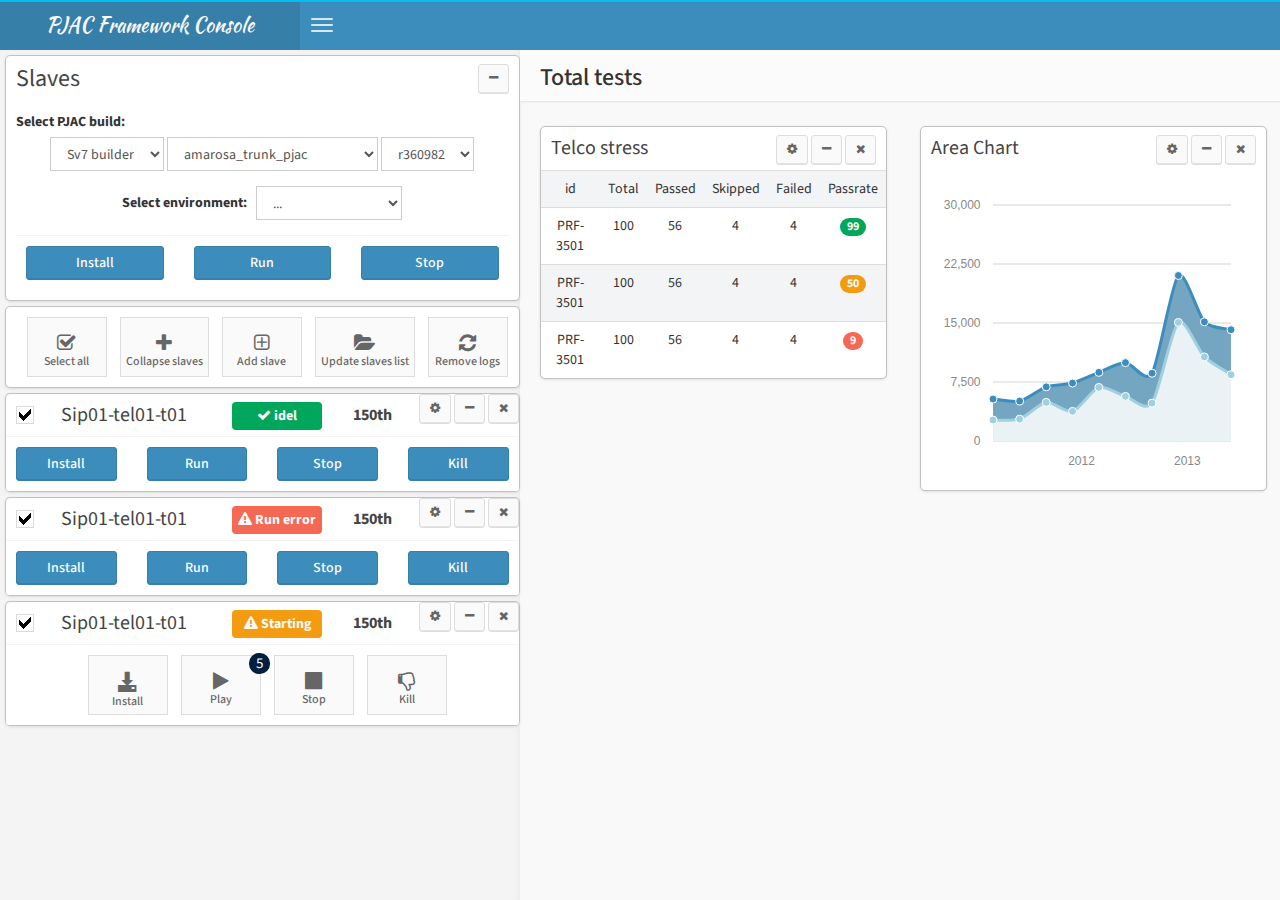
<file: index.html>
<!DOCTYPE html>
<html>
<head>
    <meta charset="UTF-8">
    <title>AdminLTE | Dashboard</title>
    <meta content='width=device-width, initial-scale=1, maximum-scale=1, user-scalable=no' name='viewport'>

    <link href="css/bootstrap.min.css" rel="stylesheet" type="text/css"/>
    <!--<link href="css/font-awesome.min.css" rel="stylesheet" type="text/css" />-->
    <!--<link href="css/ionicons.min.css" rel="stylesheet" type="text/css" />-->

    <!--<link href="//code.ionicframework.com/ionicons/1.5.2/css/ionicons.min.css" rel="stylesheet" type="text/css" />-->
    <link href="//cdnjs.cloudflare.com/ajax/libs/font-awesome/4.1.0/css/font-awesome.min.css" rel="stylesheet"
          type="text/css"/>

    <link href="css/morris/morris.css" rel="stylesheet" type="text/css"/>
    <link href="css/jvectormap/jquery-jvectormap-1.2.2.css" rel="stylesheet" type="text/css"/>
    <link href="css/datepicker/datepicker3.css" rel="stylesheet" type="text/css"/>
    <link href="css/daterangepicker/daterangepicker-bs3.css" rel="stylesheet" type="text/css"/>
    <link href="css/bootstrap-wysihtml5/bootstrap3-wysihtml5.min.css" rel="stylesheet" type="text/css"/>

    <link href="css/AdminLTE.css" rel="stylesheet" type="text/css"/>


</head>
<body class="skin-blue">
<header class="header">



    <a href="/" class="logo">
        PJAC Framework Console
    </a>
    <nav class="navbar navbar-static-top" role="navigation">
        <!-- Sidebar toggle button-->

        <a href="#" class="navbar-btn sidebar-toggle" data-toggle="offcanvas" role="button">
            <span class="sr-only">Toggle navigation</span>
            <span class="icon-bar"></span>
            <span class="icon-bar"></span>
            <span class="icon-bar"></span>
        </a>

    </nav>
</header>
<div class="wrapper row-offcanvas row-offcanvas-left">
<aside class="left-side sidebar-offcanvas">

<section class="content-header">

<div class="box">
    <div class="box-header">
        <h1 class="box-title" style="font-size: 24px;">Slaves</h1>

        <div class="box-tools pull-right">
            <button class="btn btn-default btn-sm" data-widget="collapse" data-toggle="tooltip" title=""
                    data-original-title="Collapse"><i class="fa fa-minus"></i></button>

        </div>
    </div>
    <div class="box-body">
        <label for="select_build">Select PJAC build:</label>

        <div class="form-group">
            <div class="form-inline text-center" id="select_build">
                <div class="form-group">
                    <select class="form-control">
                        <option>Sv7 builder</option>
                        <option>Lab builder</option>
                    </select>
                </div>

                <div class="form-group">

                    <select class="form-control">
                        <option value="amarosa_trunk_pjac">amarosa_trunk_pjac</option>
                        <option value="amarosa_trunk_pjac_stress">amarosa_trunk_pjac_stress</option>
                    </select>
                </div>

                <div class="form-group">
                    <select class="form-control">
                        <option value="r360982">r360982</option>
                        <option value="r360931">r360931</option>
                        <option value="r360894">r360894</option>
                        <option value="r360871">r360871</option>
                        <option value="r360850">r360850</option>
                    </select>
                </div>
            </div>
        </div>

        <div class="form-group">
            <div class="form-inline text-center">
                <div class="form-group">
                    <label for="select_env">Select environment: &nbsp;</label>
                    <select class="form-control" id="select_env">
                        <option value="none" selected="">...</option>
                        <option value="TSW-CI-SPB">TSW-CI-SPB</option>
                        <option value="BLA-CI-SPB">BLA-CI-SPB</option>
                        <option value="DEV-AUT-50X">DEV-AUT-50X</option>
                        <option value="DEV-AUT-50X_UK">DEV-AUT-50X_UK</option>
                    </select>
                </div>
            </div>
        </div>


        <!-- /.box-body -->
        <div class="box-footer">
            <div class="row">
                <div class="col-xs-4">
                    <button type="button" class="btn btn-primary btn-block"><span>Install</span></button>
                </div>
                <div class="col-xs-4">
                    <button type="button" class="btn btn-primary btn-block"><span>Run</span></button>
                </div>
                <div class="col-xs-4">
                    <button type="button" class="btn btn-primary btn-block"><span>Stop</span></button>
                </div>
            </div>

        </div>


    </div>
    <!-- /.box-footer-->
</div>

<div class="box">
    <div class="box-header ">


    </div>
    <div class="box-body">
        <div class="text-center ">
            <a class="btn btn-app">
                <i class="fa fa-check-square-o"></i>
                Select all
            </a>
            <a class="btn btn-app">
                <i class="fa  fa-plus"></i>
                Collapse slaves
            </a>

            <a class="btn btn-app">
                <i class="fa fa-plus-square-o"></i>
                Add slave
            </a>
            <a class="btn btn-app">
                <i class="fa  fa-folder-open"></i>
                Update slaves list
            </a>
            <a class="btn btn-app">
                <i class="fa  fa-refresh"></i>
                Remove logs
            </a>
        </div>
        <!-- /.box-body -->
    </div>

</div>

<div class="box">
    <div class="box-header">
        <div class="row">
            <div class="col-xs-1" style="margin-top:10px; padding-left: 25px;">
                <input type="checkbox" checked="checked"/>
            </div>
            <div class="col-xs-4"><h3 class="box-title inline">Sip01-tel01-t01</h3></div>
            <div class="col-xs-3">
                <span class=" status bg-green"><i class="fa fa-check"></i> idel</span>
            </div>
            <div class="col-xs-1 threads">
                <span class="">150th</span>
            </div>
            <div class="col-xs-3">
                <div class="box-tools pull-right">
                    <button class="btn btn-default btn-sm" data-widget="collapse" data-toggle="tooltip" title=""
                            data-original-title="Collapse"><i class="fa  fa-cog"></i></button>
                    <button class="btn btn-default btn-sm" data-widget="collapse" data-toggle="tooltip" title=""
                            data-original-title="Collapse"><i class="fa fa-minus"></i></button>
                    <button class="btn btn-default btn-sm" data-widget="remove" data-toggle="tooltip" title=""
                            data-original-title="Remove"><i class="fa fa-times"></i></button>
                </div>
            </div>
        </div>
    </div>
    <div class="box-footer">
        <div class="row">
            <div class="col-xs-3">
                <button type="button" class="btn btn-primary btn-block"><span>Install</span></button>
            </div>
            <div class="col-xs-3">
                <button type="button" class="btn btn-primary btn-block"><span>Run</span></button>
            </div>
            <div class="col-xs-3">
                <button type="button" class="btn btn-primary btn-block"><span>Stop</span></button>
            </div>
            <div class="col-xs-3">
                <button type="button" class="btn btn-primary btn-block"><span>Kill</span></button>
            </div>
        </div>
    </div>
</div>
<div class="box">
    <div class="box-header">
        <div class="row">
            <div class="col-xs-1" style="margin-top:10px; padding-left: 25px;">
                <input type="checkbox" checked="checked"/>
            </div>
            <div class="col-xs-4"><h3 class="box-title inline">Sip01-tel01-t01</h3></div>
            <div class="col-xs-3">
                <span class="status bg-red"><i class="fa fa-warning"></i> Run error</span>
            </div>
            <div class="col-xs-1 threads">
                <span class="">150th</span>
            </div>

            <div class="col-xs-3">
                <div class="box-tools pull-right">
                    <button class="btn btn-default btn-sm" data-widget="collapse" data-toggle="tooltip" title=""
                            data-original-title="Collapse"><i class="fa  fa-cog"></i></button>
                    <button class="btn btn-default btn-sm" data-widget="collapse" data-toggle="tooltip" title=""
                            data-original-title="Collapse"><i class="fa fa-minus"></i></button>
                    <button class="btn btn-default btn-sm" data-widget="remove" data-toggle="tooltip" title=""
                            data-original-title="Remove"><i class="fa fa-times"></i></button>
                </div>
            </div>
        </div>
    </div>
    <div class="box-footer">
        <div class="row">
            <div class="col-xs-3">
                <button type="button" class="btn btn-primary btn-block"><span>Install</span></button>
            </div>
            <div class="col-xs-3">
                <button type="button" class="btn btn-primary btn-block"><span>Run</span></button>
            </div>
            <div class="col-xs-3">
                <button type="button" class="btn btn-primary btn-block"><span>Stop</span></button>
            </div>
            <div class="col-xs-3">
                <button type="button" class="btn btn-primary btn-block"><span>Kill</span></button>
            </div>
        </div>
    </div>
</div>
<div class="box">
    <div class="box-header">
        <div class="row">
            <div class="col-xs-1" style="margin-top:10px; padding-left: 25px;">
                <input type="checkbox" checked="checked"/>
            </div>
            <div class="col-xs-4"><h3 class="box-title inline">Sip01-tel01-t01</h3></div>
            <div class="col-xs-3">
                <span class=" status bg-yellow"><i class="fa fa-warning"></i> Starting</span>
            </div>
            <div class="col-xs-1 threads">
                <span class="">150th</span>
            </div>
            <div class="col-xs-3">
                <div class="box-tools pull-right">
                    <button class="btn btn-default btn-sm" data-widget="collapse" data-toggle="tooltip" title=""
                            data-original-title="Collapse"><i class="fa  fa-cog"></i></button>
                    <button class="btn btn-default btn-sm" data-widget="collapse" data-toggle="tooltip" title=""
                            data-original-title="Collapse"><i class="fa fa-minus"></i></button>
                    <button class="btn btn-default btn-sm" data-widget="remove" data-toggle="tooltip" title=""
                            data-original-title="Remove"><i class="fa fa-times"></i></button>
                </div>
            </div>
        </div>
    </div>
    <div class="box-footer">
        <div class="text-center ">
            <a class="btn btn-app">
                <i class="glyphicon glyphicon-download-alt"></i>
                <div style="margin-top:2px;">Install</div>

            </a>
            <a class="btn btn-app">
                <span class="badge bg-navy " style="font-size:15px;">5</span>
                <i class="fa fa-play"></i>
                Play
            </a>

            <a class="btn btn-app">
                <i class="fa fa-stop"></i>
                Stop
            </a>
            <a class="btn btn-app">
                <i class="fa  fa-thumbs-o-down"></i>
                Kill
            </a>
        </div>
        <!--<div class="row">-->
        <!--<div class="col-xs-3">-->
        <!--<button type="button" class="btn btn-primary btn-block"><span>Install</span></button>-->
        <!--</div>-->
        <!--<div class="col-xs-3">-->
        <!--<button type="button" class="btn btn-primary btn-block"><span>Run</span></button>-->
        <!--</div>-->
        <!--<div class="col-xs-3">-->
        <!--<button type="button" class="btn btn-primary btn-block"><span>Stop</span></button>-->
        <!--</div>-->
        <!--<div class="col-xs-3">-->
        <!--<button type="button" class="btn btn-primary btn-block"><span>Kill</span></button>-->
        <!--</div>-->
        <!--</div>-->
    </div>
</div>
</section>
</aside>

<!-- Right side column. Contains the navbar and content of the page -->
<aside class="right-side">
<!-- Content Header (Page header) -->
<section class="content-header">
    <h1>Total tests</h1>
</section>

<!-- Main content -->
<section class="content">

<div class="row">
<div class="col-lg-6 col-md-12">

    <div class="box">
        <div class="box-header">
            <h3 class="box-title">Telco stress</h3>

            <div class="box-tools pull-right">
                <button class="btn btn-default btn-sm" data-widget="collapse" data-toggle="tooltip" title=""
                        data-original-title="Collapse"><i class="fa  fa-cog"></i></button>
                <button class="btn btn-default btn-sm" data-widget="collapse" data-toggle="tooltip" title=""
                        data-original-title="Collapse"><i class="fa fa-minus"></i></button>
                <button class="btn btn-default btn-sm" data-widget="remove" data-toggle="tooltip" title=""
                        data-original-title="Remove"><i class="fa fa-times"></i></button>
            </div>
        </div>
        <div class="box-body no-padding">
            <table class="table table-striped text-center">
                <tbody>
                <tr>
                    <td>id</td>
                    <td>Total</td>
                    <td>Passed</td>
                    <td>Skipped</td>
                    <td>Failed</td>
                    <td>Passrate</td>
                </tr>

                                <tr>
                    <td>PRF-3501</td>
                    <td>100</td>
                    <td>56</td>
                    <td>4</td>
                    <td>4</td>

                    <td><span class="badge bg-green">99</span></td>
                </tr>
 <tr>
                    <td>PRF-3501</td>
                    <td>100</td>
                    <td>56</td>
                    <td>4</td>
                    <td>4</td>

                <td><span class="badge bg-yellow">50</span></td>
                </tr>
                  <tr>
                    <td>PRF-3501</td>
                    <td>100</td>
                    <td>56</td>
                    <td>4</td>
                    <td>4</td>

                    <td><span class="badge bg-red">9</span></td>
                </tr>
                </tbody>
            </table>
        </div>
    </div>
</div>
<div class="col-lg-6 col-md-12">
    <div class="box">
        <div class="box-header">
            <h3 class="box-title">Area Chart</h3>

            <div class="box-tools pull-right">
                <button class="btn btn-default btn-sm" data-widget="collapse" data-toggle="tooltip" title=""
                        data-original-title="Collapse"><i class="fa  fa-cog"></i></button>
                <button class="btn btn-default btn-sm" data-widget="collapse" data-toggle="tooltip" title=""
                        data-original-title="Collapse"><i class="fa fa-minus"></i></button>
                <button class="btn btn-default btn-sm" data-widget="remove" data-toggle="tooltip" title=""
                        data-original-title="Remove"><i class="fa fa-times"></i></button>
            </div>
        </div>
        <div class="box-body chart-responsive">
            <div class="chart" id="revenue-chart" style="height: 300px;">
                <svg height="300" version="1.1" width="633" xmlns="http://www.w3.org/2000/svg"
                     style="overflow: hidden; position: relative;">
                    <desc style="-webkit-tap-highlight-color: rgba(0, 0, 0, 0);">Created with Raphaël
                        2.1.0
                    </desc>
                    <defs style="-webkit-tap-highlight-color: rgba(0, 0, 0, 0);"></defs>
                    <text x="49.21875" y="261" text-anchor="end" font="10px &quot;Arial&quot;" stroke="none"
                          fill="#888888"
                          style="-webkit-tap-highlight-color: rgba(0, 0, 0, 0); text-anchor: end; font-style: normal; font-variant: normal; font-weight: normal; font-size: 12px; line-height: normal; font-family: sans-serif;"
                          font-size="12px" font-family="sans-serif" font-weight="normal">
                        <tspan dy="4" style="-webkit-tap-highlight-color: rgba(0, 0, 0, 0);">0</tspan>
                    </text>
                    <path fill="none" stroke="#aaaaaa" d="M61.71875,261H608" stroke-width="0.5"
                          style="-webkit-tap-highlight-color: rgba(0, 0, 0, 0);"></path>
                    <text x="49.21875" y="202" text-anchor="end" font="10px &quot;Arial&quot;" stroke="none"
                          fill="#888888"
                          style="-webkit-tap-highlight-color: rgba(0, 0, 0, 0); text-anchor: end; font-style: normal; font-variant: normal; font-weight: normal; font-size: 12px; line-height: normal; font-family: sans-serif;"
                          font-size="12px" font-family="sans-serif" font-weight="normal">
                        <tspan dy="4" style="-webkit-tap-highlight-color: rgba(0, 0, 0, 0);">7,500</tspan>
                    </text>
                    <path fill="none" stroke="#aaaaaa" d="M61.71875,202H608" stroke-width="0.5"
                          style="-webkit-tap-highlight-color: rgba(0, 0, 0, 0);"></path>
                    <text x="49.21875" y="143" text-anchor="end" font="10px &quot;Arial&quot;" stroke="none"
                          fill="#888888"
                          style="-webkit-tap-highlight-color: rgba(0, 0, 0, 0); text-anchor: end; font-style: normal; font-variant: normal; font-weight: normal; font-size: 12px; line-height: normal; font-family: sans-serif;"
                          font-size="12px" font-family="sans-serif" font-weight="normal">
                        <tspan dy="4" style="-webkit-tap-highlight-color: rgba(0, 0, 0, 0);">15,000</tspan>
                    </text>
                    <path fill="none" stroke="#aaaaaa" d="M61.71875,143H608" stroke-width="0.5"
                          style="-webkit-tap-highlight-color: rgba(0, 0, 0, 0);"></path>
                    <text x="49.21875" y="84.00000000000003" text-anchor="end" font="10px &quot;Arial&quot;"
                          stroke="none" fill="#888888"
                          style="-webkit-tap-highlight-color: rgba(0, 0, 0, 0); text-anchor: end; font-style: normal; font-variant: normal; font-weight: normal; font-size: 12px; line-height: normal; font-family: sans-serif;"
                          font-size="12px" font-family="sans-serif" font-weight="normal">
                        <tspan dy="4.000000000000028"
                               style="-webkit-tap-highlight-color: rgba(0, 0, 0, 0);">22,500
                        </tspan>
                    </text>
                    <path fill="none" stroke="#aaaaaa" d="M61.71875,84.00000000000003H608"
                          stroke-width="0.5" style="-webkit-tap-highlight-color: rgba(0, 0, 0, 0);"></path>
                    <text x="49.21875" y="25.00000000000003" text-anchor="end" font="10px &quot;Arial&quot;"
                          stroke="none" fill="#888888"
                          style="-webkit-tap-highlight-color: rgba(0, 0, 0, 0); text-anchor: end; font-style: normal; font-variant: normal; font-weight: normal; font-size: 12px; line-height: normal; font-family: sans-serif;"
                          font-size="12px" font-family="sans-serif" font-weight="normal">
                        <tspan dy="4.000000000000028"
                               style="-webkit-tap-highlight-color: rgba(0, 0, 0, 0);">30,000
                        </tspan>
                    </text>
                    <path fill="none" stroke="#aaaaaa" d="M61.71875,25.00000000000003H608"
                          stroke-width="0.5" style="-webkit-tap-highlight-color: rgba(0, 0, 0, 0);"></path>
                    <text x="507.770997873633" y="273.5" text-anchor="middle" font="10px &quot;Arial&quot;"
                          stroke="none" fill="#888888"
                          style="-webkit-tap-highlight-color: rgba(0, 0, 0, 0); text-anchor: middle; font-style: normal; font-variant: normal; font-weight: normal; font-size: 12px; line-height: normal; font-family: sans-serif;"
                          font-size="12px" font-family="sans-serif" font-weight="normal"
                          transform="matrix(1,0,0,1,0,7)">
                        <tspan dy="4" style="-webkit-tap-highlight-color: rgba(0, 0, 0, 0);">2013</tspan>
                    </text>
                    <text x="264.8318271567436" y="273.5" text-anchor="middle" font="10px &quot;Arial&quot;"
                          stroke="none" fill="#888888"
                          style="-webkit-tap-highlight-color: rgba(0, 0, 0, 0); text-anchor: middle; font-style: normal; font-variant: normal; font-weight: normal; font-size: 12px; line-height: normal; font-family: sans-serif;"
                          font-size="12px" font-family="sans-serif" font-weight="normal"
                          transform="matrix(1,0,0,1,0,7)">
                        <tspan dy="4" style="-webkit-tap-highlight-color: rgba(0, 0, 0, 0);">2012</tspan>
                    </text>
                    <path fill="#74a5c1" stroke="none"
                          d="M61.71875,219.05493333333334C76.9854191980559,219.56626666666668,107.51875759416768,222.62345,122.78542679222357,221.10026666666667C138.05209599027947,219.57708333333335,168.58543438639126,209.13558251366123,183.85210358444715,206.86946666666668C198.95283072600245,204.6279825136612,229.15428500911298,204.88215,244.25501215066828,203.06986666666666C259.3557392922236,201.25758333333332,289.5571935753341,194.9129178506375,304.6579207168894,192.3712C319.9245899149453,189.80155118397084,350.4579283110571,182.51721666666668,365.724597509113,182.6244C380.99126670716885,182.73158333333333,411.5246051032807,204.18057122040074,426.79127430133656,193.22866666666667C441.89200144289185,182.39580455373408,472.0934557260024,101.94395359116024,487.1941828675577,95.48533333333336C502.12896795261236,89.09768692449357,531.9985381227217,135.13802307692308,546.9333232077764,141.8436C562.1999924058323,148.69818974358975,592.7333308019441,147.7554,608,149.726L608,261L61.71875,261Z"
                          fill-opacity="1"
                          style="-webkit-tap-highlight-color: rgba(0, 0, 0, 0); fill-opacity: 1;"></path>
                    <path fill="none" stroke="#3c8dbc"
                          d="M61.71875,219.05493333333334C76.9854191980559,219.56626666666668,107.51875759416768,222.62345,122.78542679222357,221.10026666666667C138.05209599027947,219.57708333333335,168.58543438639126,209.13558251366123,183.85210358444715,206.86946666666668C198.95283072600245,204.6279825136612,229.15428500911298,204.88215,244.25501215066828,203.06986666666666C259.3557392922236,201.25758333333332,289.5571935753341,194.9129178506375,304.6579207168894,192.3712C319.9245899149453,189.80155118397084,350.4579283110571,182.51721666666668,365.724597509113,182.6244C380.99126670716885,182.73158333333333,411.5246051032807,204.18057122040074,426.79127430133656,193.22866666666667C441.89200144289185,182.39580455373408,472.0934557260024,101.94395359116024,487.1941828675577,95.48533333333336C502.12896795261236,89.09768692449357,531.9985381227217,135.13802307692308,546.9333232077764,141.8436C562.1999924058323,148.69818974358975,592.7333308019441,147.7554,608,149.726"
                          stroke-width="3" style="-webkit-tap-highlight-color: rgba(0, 0, 0, 0);"></path>
                    <circle cx="61.71875" cy="219.05493333333334" r="4" fill="#3c8dbc" stroke="#ffffff"
                            stroke-width="1"
                            style="-webkit-tap-highlight-color: rgba(0, 0, 0, 0);"></circle>
                    <circle cx="122.78542679222357" cy="221.10026666666667" r="4" fill="#3c8dbc"
                            stroke="#ffffff" stroke-width="1"
                            style="-webkit-tap-highlight-color: rgba(0, 0, 0, 0);"></circle>
                    <circle cx="183.85210358444715" cy="206.86946666666668" r="4" fill="#3c8dbc"
                            stroke="#ffffff" stroke-width="1"
                            style="-webkit-tap-highlight-color: rgba(0, 0, 0, 0);"></circle>
                    <circle cx="244.25501215066828" cy="203.06986666666666" r="4" fill="#3c8dbc"
                            stroke="#ffffff" stroke-width="1"
                            style="-webkit-tap-highlight-color: rgba(0, 0, 0, 0);"></circle>
                    <circle cx="304.6579207168894" cy="192.3712" r="4" fill="#3c8dbc" stroke="#ffffff"
                            stroke-width="1"
                            style="-webkit-tap-highlight-color: rgba(0, 0, 0, 0);"></circle>
                    <circle cx="365.724597509113" cy="182.6244" r="4" fill="#3c8dbc" stroke="#ffffff"
                            stroke-width="1"
                            style="-webkit-tap-highlight-color: rgba(0, 0, 0, 0);"></circle>
                    <circle cx="426.79127430133656" cy="193.22866666666667" r="4" fill="#3c8dbc"
                            stroke="#ffffff" stroke-width="1"
                            style="-webkit-tap-highlight-color: rgba(0, 0, 0, 0);"></circle>
                    <circle cx="487.1941828675577" cy="95.48533333333336" r="4" fill="#3c8dbc"
                            stroke="#ffffff" stroke-width="1"
                            style="-webkit-tap-highlight-color: rgba(0, 0, 0, 0);"></circle>
                    <circle cx="546.9333232077764" cy="141.8436" r="4" fill="#3c8dbc" stroke="#ffffff"
                            stroke-width="1"
                            style="-webkit-tap-highlight-color: rgba(0, 0, 0, 0);"></circle>
                    <circle cx="608" cy="149.726" r="4" fill="#3c8dbc" stroke="#ffffff" stroke-width="1"
                            style="-webkit-tap-highlight-color: rgba(0, 0, 0, 0);"></circle>
                    <path fill="#eaf2f5" stroke="none"
                          d="M61.71875,240.02746666666667C76.9854191980559,239.8072,107.51875759416768,241.35496666666666,122.78542679222357,239.1464C138.05209599027947,236.93783333333334,168.58543438639126,223.33676429872497,183.85210358444715,222.35893333333334C198.95283072600245,221.39173096539162,229.15428500911298,233.23263333333333,244.25501215066828,231.36626666666666C259.3557392922236,229.4999,289.5571935753341,209.2890577413479,304.6579207168894,207.428C319.9245899149453,205.54649107468123,350.4579283110571,214.43916666666667,365.724597509113,216.39600000000002C380.99126670716885,218.35283333333336,411.5246051032807,232.37947613843355,426.79127430133656,223.08266666666668C441.89200144289185,213.88690947176687,472.0934557260024,148.2268241252302,487.1941828675577,142.42573333333334C502.12896795261236,136.68839079189686,531.9985381227217,170.47037838827842,546.9333232077764,176.92893333333336C562.1999924058323,183.53101172161175,592.7333308019441,190.23343333333335,608,194.66826666666668L608,261L61.71875,261Z"
                          fill-opacity="1"
                          style="-webkit-tap-highlight-color: rgba(0, 0, 0, 0); fill-opacity: 1;"></path>
                    <path fill="none" stroke="#a0d0e0"
                          d="M61.71875,240.02746666666667C76.9854191980559,239.8072,107.51875759416768,241.35496666666666,122.78542679222357,239.1464C138.05209599027947,236.93783333333334,168.58543438639126,223.33676429872497,183.85210358444715,222.35893333333334C198.95283072600245,221.39173096539162,229.15428500911298,233.23263333333333,244.25501215066828,231.36626666666666C259.3557392922236,229.4999,289.5571935753341,209.2890577413479,304.6579207168894,207.428C319.9245899149453,205.54649107468123,350.4579283110571,214.43916666666667,365.724597509113,216.39600000000002C380.99126670716885,218.35283333333336,411.5246051032807,232.37947613843355,426.79127430133656,223.08266666666668C441.89200144289185,213.88690947176687,472.0934557260024,148.2268241252302,487.1941828675577,142.42573333333334C502.12896795261236,136.68839079189686,531.9985381227217,170.47037838827842,546.9333232077764,176.92893333333336C562.1999924058323,183.53101172161175,592.7333308019441,190.23343333333335,608,194.66826666666668"
                          stroke-width="3" style="-webkit-tap-highlight-color: rgba(0, 0, 0, 0);"></path>
                    <circle cx="61.71875" cy="240.02746666666667" r="4" fill="#a0d0e0" stroke="#ffffff"
                            stroke-width="1"
                            style="-webkit-tap-highlight-color: rgba(0, 0, 0, 0);"></circle>
                    <circle cx="122.78542679222357" cy="239.1464" r="4" fill="#a0d0e0" stroke="#ffffff"
                            stroke-width="1"
                            style="-webkit-tap-highlight-color: rgba(0, 0, 0, 0);"></circle>
                    <circle cx="183.85210358444715" cy="222.35893333333334" r="4" fill="#a0d0e0"
                            stroke="#ffffff" stroke-width="1"
                            style="-webkit-tap-highlight-color: rgba(0, 0, 0, 0);"></circle>
                    <circle cx="244.25501215066828" cy="231.36626666666666" r="4" fill="#a0d0e0"
                            stroke="#ffffff" stroke-width="1"
                            style="-webkit-tap-highlight-color: rgba(0, 0, 0, 0);"></circle>
                    <circle cx="304.6579207168894" cy="207.428" r="4" fill="#a0d0e0" stroke="#ffffff"
                            stroke-width="1"
                            style="-webkit-tap-highlight-color: rgba(0, 0, 0, 0);"></circle>
                    <circle cx="365.724597509113" cy="216.39600000000002" r="4" fill="#a0d0e0"
                            stroke="#ffffff" stroke-width="1"
                            style="-webkit-tap-highlight-color: rgba(0, 0, 0, 0);"></circle>
                    <circle cx="426.79127430133656" cy="223.08266666666668" r="4" fill="#a0d0e0"
                            stroke="#ffffff" stroke-width="1"
                            style="-webkit-tap-highlight-color: rgba(0, 0, 0, 0);"></circle>
                    <circle cx="487.1941828675577" cy="142.42573333333334" r="4" fill="#a0d0e0"
                            stroke="#ffffff" stroke-width="1"
                            style="-webkit-tap-highlight-color: rgba(0, 0, 0, 0);"></circle>
                    <circle cx="546.9333232077764" cy="176.92893333333336" r="4" fill="#a0d0e0"
                            stroke="#ffffff" stroke-width="1"
                            style="-webkit-tap-highlight-color: rgba(0, 0, 0, 0);"></circle>
                    <circle cx="608" cy="194.66826666666668" r="4" fill="#a0d0e0" stroke="#ffffff"
                            stroke-width="1"
                            style="-webkit-tap-highlight-color: rgba(0, 0, 0, 0);"></circle>
                </svg>
                <div class="morris-hover morris-default-style"
                     style="left: 540px; top: 98px; display: none;">
                    <div class="morris-hover-row-label">2013 Q2</div>
                    <div class="morris-hover-point" style="color: #a0d0e0">
                        Item 1:
                        8,432
                    </div>
                    <div class="morris-hover-point" style="color: #3c8dbc">
                        Item 2:
                        5,713
                    </div>
                </div>
            </div>
        </div>
        <!-- /.box-body -->
    </div>
</div>
</div>

</section>
</aside>
</div>


<script src="js/jquery.min.js"></script>
<script src="js/bootstrap.min.js" type="text/javascript"></script>
<script src="js/jquery-ui.min.js" type="text/javascript"></script>
<script src="js/raphael-min.js"></script>
<script src="js/plugins/morris/morris.min.js" type="text/javascript"></script>
<script src="js/plugins/sparkline/jquery.sparkline.min.js" type="text/javascript"></script>
<script src="js/plugins/jvectormap/jquery-jvectormap-1.2.2.min.js" type="text/javascript"></script>
<script src="js/plugins/jvectormap/jquery-jvectormap-world-mill-en.js" type="text/javascript"></script>
<script src="js/plugins/jqueryKnob/jquery.knob.js" type="text/javascript"></script>
<script src="js/plugins/daterangepicker/daterangepicker.js" type="text/javascript"></script>
<script src="js/plugins/datepicker/bootstrap-datepicker.js" type="text/javascript"></script>
<script src="js/plugins/bootstrap-wysihtml5/bootstrap3-wysihtml5.all.min.js" type="text/javascript"></script>
<script src="js/plugins/iCheck/icheck.min.js" type="text/javascript"></script>
<script src="js/AdminLTE/app.js" type="text/javascript"></script>
<script src="js/AdminLTE/dashboard.js" type="text/javascript"></script>
<script src="js/dataTables.bootstrap.js"></script>
<script src="js/jquery.dataTables.js"></script>


<!--<script src="js/AdminLTE/demo.js" type="text/javascript"></script>-->


</body>
</html>
</file>
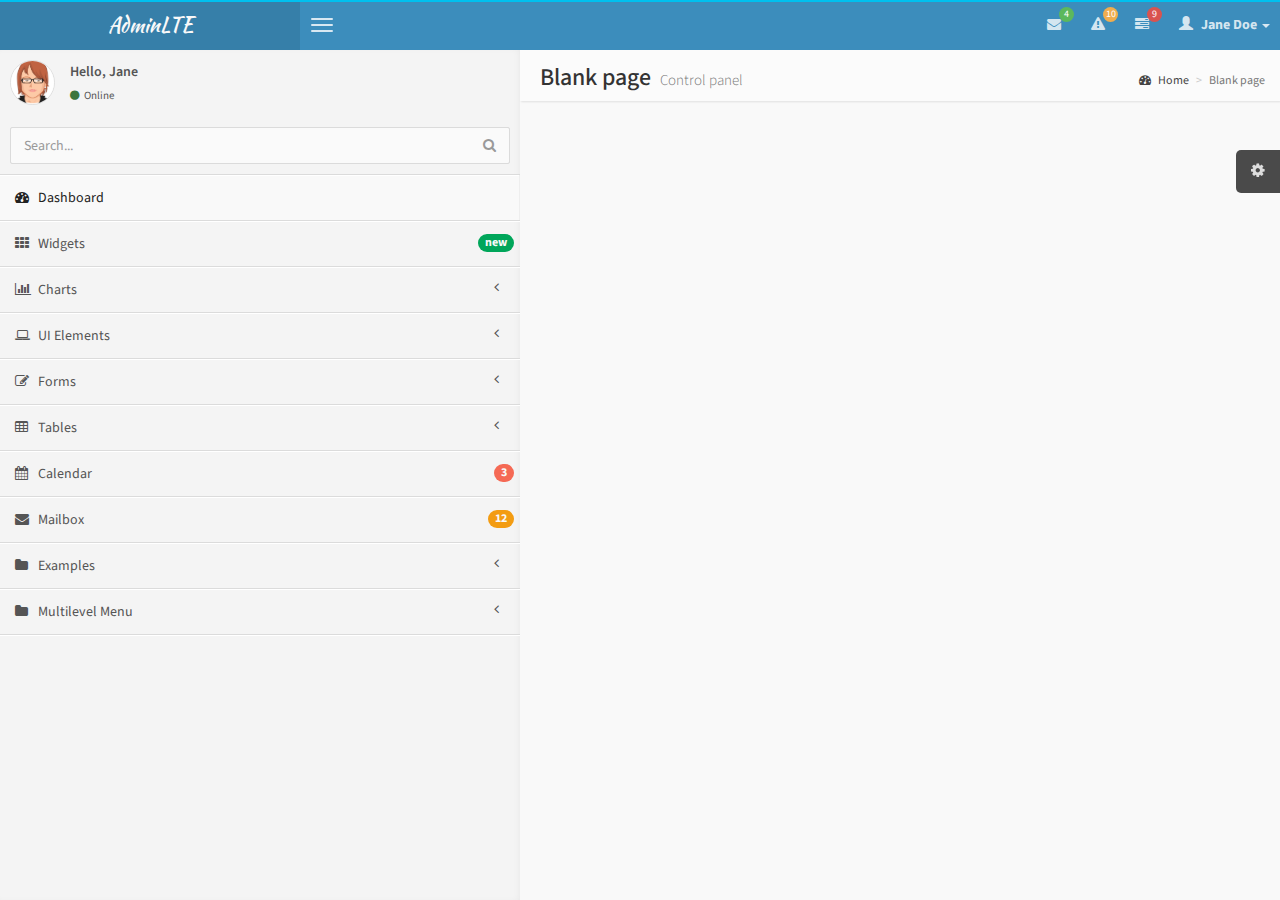
<file: pages/empty.html>
<!DOCTYPE html>
<html>
    <head>
        <meta charset="UTF-8">
        <title>AdminLTE | Dashboard</title>
        <meta content='width=device-width, initial-scale=1, maximum-scale=1, user-scalable=no' name='viewport'>
        <link href="//maxcdn.bootstrapcdn.com/bootstrap/3.2.0/css/bootstrap.min.css" rel="stylesheet" type="text/css" />
        <link href="//cdnjs.cloudflare.com/ajax/libs/font-awesome/4.1.0/css/font-awesome.min.css" rel="stylesheet" type="text/css" />
        <!-- Ionicons -->
        <link href="//code.ionicframework.com/ionicons/1.5.2/css/ionicons.min.css" rel="stylesheet" type="text/css" />
        <!-- Theme style -->
        <link href="../css/AdminLTE.css" rel="stylesheet" type="text/css" />

        <!-- HTML5 Shim and Respond.js IE8 support of HTML5 elements and media queries -->
        <!-- WARNING: Respond.js doesn't work if you view the page via file:// -->
        <!--[if lt IE 9]>
          <script src="https://oss.maxcdn.com/libs/html5shiv/3.7.0/html5shiv.js"></script>
          <script src="https://oss.maxcdn.com/libs/respond.js/1.3.0/respond.min.js"></script>
        <![endif]-->
    </head>
    <body class="skin-blue">
        <!-- header logo: style can be found in header.less -->
        <header class="header">
            <a href="../index.html" class="logo">
                <!-- Add the class icon to your logo image or logo icon to add the margining -->
                AdminLTE
            </a>
            <!-- Header Navbar: style can be found in header.less -->
            <nav class="navbar navbar-static-top" role="navigation">
                <!-- Sidebar toggle button-->
                <a href="#" class="navbar-btn sidebar-toggle" data-toggle="offcanvas" role="button">
                    <span class="sr-only">Toggle navigation</span>
                    <span class="icon-bar"></span>
                    <span class="icon-bar"></span>
                    <span class="icon-bar"></span>
                </a>
                <div class="navbar-right">
                    <ul class="nav navbar-nav">
                        <!-- Messages: style can be found in dropdown.less-->
                        <li class="dropdown messages-menu">
                            <a href="#" class="dropdown-toggle" data-toggle="dropdown">
                                <i class="fa fa-envelope"></i>
                                <span class="label label-success">4</span>
                            </a>
                            <ul class="dropdown-menu">
                                <li class="header">You have 4 messages</li>
                                <li>
                                    <!-- inner menu: contains the actual data -->
                                    <ul class="menu">
                                        <li><!-- start message -->
                                            <a href="#">
                                                <div class="pull-left">
                                                    <img src="../img/avatar3.png" class="img-circle" alt="User Image"/>
                                                </div>
                                                <h4>
                                                    Support Team
                                                    <small><i class="fa fa-clock-o"></i> 5 mins</small>
                                                </h4>
                                                <p>Why not buy a new awesome theme?</p>
                                            </a>
                                        </li><!-- end message -->
                                        <li>
                                            <a href="#">
                                                <div class="pull-left">
                                                    <img src="../img/avatar2.png" class="img-circle" alt="user image"/>
                                                </div>
                                                <h4>
                                                    AdminLTE Design Team
                                                    <small><i class="fa fa-clock-o"></i> 2 hours</small>
                                                </h4>
                                                <p>Why not buy a new awesome theme?</p>
                                            </a>
                                        </li>
                                        <li>
                                            <a href="#">
                                                <div class="pull-left">
                                                    <img src="../img/avatar.png" class="img-circle" alt="user image"/>
                                                </div>
                                                <h4>
                                                    Developers
                                                    <small><i class="fa fa-clock-o"></i> Today</small>
                                                </h4>
                                                <p>Why not buy a new awesome theme?</p>
                                            </a>
                                        </li>
                                        <li>
                                            <a href="#">
                                                <div class="pull-left">
                                                    <img src="../img/avatar2.png" class="img-circle" alt="user image"/>
                                                </div>
                                                <h4>
                                                    Sales Department
                                                    <small><i class="fa fa-clock-o"></i> Yesterday</small>
                                                </h4>
                                                <p>Why not buy a new awesome theme?</p>
                                            </a>
                                        </li>
                                        <li>
                                            <a href="#">
                                                <div class="pull-left">
                                                    <img src="../img/avatar.png" class="img-circle" alt="user image"/>
                                                </div>
                                                <h4>
                                                    Reviewers
                                                    <small><i class="fa fa-clock-o"></i> 2 days</small>
                                                </h4>
                                                <p>Why not buy a new awesome theme?</p>
                                            </a>
                                        </li>
                                    </ul>
                                </li>
                                <li class="footer"><a href="#">See All Messages</a></li>
                            </ul>
                        </li>
                        <!-- Notifications: style can be found in dropdown.less -->
                        <li class="dropdown notifications-menu">
                            <a href="#" class="dropdown-toggle" data-toggle="dropdown">
                                <i class="fa fa-warning"></i>
                                <span class="label label-warning">10</span>
                            </a>
                            <ul class="dropdown-menu">
                                <li class="header">You have 10 notifications</li>
                                <li>
                                    <!-- inner menu: contains the actual data -->
                                    <ul class="menu">
                                        <li>
                                            <a href="#">
                                                <i class="ion ion-ios7-people info"></i> 5 new members joined today
                                            </a>
                                        </li>
                                        <li>
                                            <a href="#">
                                                <i class="fa fa-warning danger"></i> Very long description here that may not fit into the page and may cause design problems
                                            </a>
                                        </li>
                                        <li>
                                            <a href="#">
                                                <i class="fa fa-users warning"></i> 5 new members joined
                                            </a>
                                        </li>

                                        <li>
                                            <a href="#">
                                                <i class="ion ion-ios7-cart success"></i> 25 sales made
                                            </a>
                                        </li>
                                        <li>
                                            <a href="#">
                                                <i class="ion ion-ios7-person danger"></i> You changed your username
                                            </a>
                                        </li>
                                    </ul>
                                </li>
                                <li class="footer"><a href="#">View all</a></li>
                            </ul>
                        </li>
                        <!-- Tasks: style can be found in dropdown.less -->
                        <li class="dropdown tasks-menu">
                            <a href="#" class="dropdown-toggle" data-toggle="dropdown">
                                <i class="fa fa-tasks"></i>
                                <span class="label label-danger">9</span>
                            </a>
                            <ul class="dropdown-menu">
                                <li class="header">You have 9 tasks</li>
                                <li>
                                    <!-- inner menu: contains the actual data -->
                                    <ul class="menu">
                                        <li><!-- Task item -->
                                            <a href="#">
                                                <h3>
                                                    Design some buttons
                                                    <small class="pull-right">20%</small>
                                                </h3>
                                                <div class="progress xs">
                                                    <div class="progress-bar progress-bar-aqua" style="width: 20%" role="progressbar" aria-valuenow="20" aria-valuemin="0" aria-valuemax="100">
                                                        <span class="sr-only">20% Complete</span>
                                                    </div>
                                                </div>
                                            </a>
                                        </li><!-- end task item -->
                                        <li><!-- Task item -->
                                            <a href="#">
                                                <h3>
                                                    Create a nice theme
                                                    <small class="pull-right">40%</small>
                                                </h3>
                                                <div class="progress xs">
                                                    <div class="progress-bar progress-bar-green" style="width: 40%" role="progressbar" aria-valuenow="20" aria-valuemin="0" aria-valuemax="100">
                                                        <span class="sr-only">40% Complete</span>
                                                    </div>
                                                </div>
                                            </a>
                                        </li><!-- end task item -->
                                        <li><!-- Task item -->
                                            <a href="#">
                                                <h3>
                                                    Some task I need to do
                                                    <small class="pull-right">60%</small>
                                                </h3>
                                                <div class="progress xs">
                                                    <div class="progress-bar progress-bar-red" style="width: 60%" role="progressbar" aria-valuenow="20" aria-valuemin="0" aria-valuemax="100">
                                                        <span class="sr-only">60% Complete</span>
                                                    </div>
                                                </div>
                                            </a>
                                        </li><!-- end task item -->
                                        <li><!-- Task item -->
                                            <a href="#">
                                                <h3>
                                                    Make beautiful transitions
                                                    <small class="pull-right">80%</small>
                                                </h3>
                                                <div class="progress xs">
                                                    <div class="progress-bar progress-bar-yellow" style="width: 80%" role="progressbar" aria-valuenow="20" aria-valuemin="0" aria-valuemax="100">
                                                        <span class="sr-only">80% Complete</span>
                                                    </div>
                                                </div>
                                            </a>
                                        </li><!-- end task item -->
                                    </ul>
                                </li>
                                <li class="footer">
                                    <a href="#">View all tasks</a>
                                </li>
                            </ul>
                        </li>
                        <!-- User Account: style can be found in dropdown.less -->
                        <li class="dropdown user user-menu">
                            <a href="#" class="dropdown-toggle" data-toggle="dropdown">
                                <i class="glyphicon glyphicon-user"></i>
                                <span>Jane Doe <i class="caret"></i></span>
                            </a>
                            <ul class="dropdown-menu">
                                <!-- User image -->
                                <li class="user-header bg-light-blue">
                                    <img src="../img/avatar3.png" class="img-circle" alt="User Image" />
                                    <p>
                                        Jane Doe - Web Developer
                                        <small>Member since Nov. 2012</small>
                                    </p>
                                </li>
                                <!-- Menu Body -->
                                <li class="user-body">
                                    <div class="col-xs-4 text-center">
                                        <a href="#">Followers</a>
                                    </div>
                                    <div class="col-xs-4 text-center">
                                        <a href="#">Sales</a>
                                    </div>
                                    <div class="col-xs-4 text-center">
                                        <a href="#">Friends</a>
                                    </div>
                                </li>
                                <!-- Menu Footer-->
                                <li class="user-footer">
                                    <div class="pull-left">
                                        <a href="#" class="btn btn-default btn-flat">Profile</a>
                                    </div>
                                    <div class="pull-right">
                                        <a href="#" class="btn btn-default btn-flat">Sign out</a>
                                    </div>
                                </li>
                            </ul>
                        </li>
                    </ul>
                </div>
            </nav>
        </header>
        <div class="wrapper row-offcanvas row-offcanvas-left">
            <!-- Left side column. contains the logo and sidebar -->
            <aside class="left-side sidebar-offcanvas">
                <!-- sidebar: style can be found in sidebar.less -->
                <section class="sidebar">
                    <!-- Sidebar user panel -->
                    <div class="user-panel">
                        <div class="pull-left image">
                            <img src="../img/avatar3.png" class="img-circle" alt="User Image" />
                        </div>
                        <div class="pull-left info">
                            <p>Hello, Jane</p>

                            <a href="#"><i class="fa fa-circle text-success"></i> Online</a>
                        </div>
                    </div>
                    <!-- search form -->
                    <form action="#" method="get" class="sidebar-form">
                        <div class="input-group">
                            <input type="text" name="q" class="form-control" placeholder="Search..."/>
                            <span class="input-group-btn">
                                <button type='submit' name='seach' id='search-btn' class="btn btn-flat"><i class="fa fa-search"></i></button>
                            </span>
                        </div>
                    </form>
                    <!-- /.search form -->
                    <!-- sidebar menu: : style can be found in sidebar.less -->
                    <ul class="sidebar-menu">
                        <li class="active">
                            <a href="../index.html">
                                <i class="fa fa-dashboard"></i> <span>Dashboard</span>
                            </a>
                        </li>
                        <li>
                            <a href="widgets.html">
                                <i class="fa fa-th"></i> <span>Widgets</span> <small class="badge pull-right bg-green">new</small>
                            </a>
                        </li>
                        <li class="treeview">
                            <a href="#">
                                <i class="fa fa-bar-chart-o"></i>
                                <span>Charts</span>
                                <i class="fa fa-angle-left pull-right"></i>
                            </a>
                            <ul class="treeview-menu">
                                <li><a href="charts/morris.html"><i class="fa fa-angle-double-right"></i> Morris</a></li>
                                <li><a href="charts/flot.html"><i class="fa fa-angle-double-right"></i> Flot</a></li>
                                <li><a href="charts/inline.html"><i class="fa fa-angle-double-right"></i> Inline charts</a></li>
                            </ul>
                        </li>
                        <li class="treeview">
                            <a href="#">
                                <i class="fa fa-laptop"></i>
                                <span>UI Elements</span>
                                <i class="fa fa-angle-left pull-right"></i>
                            </a>
                            <ul class="treeview-menu">
                                <li><a href="UI/general.html"><i class="fa fa-angle-double-right"></i> General</a></li>
                                <li><a href="UI/icons.html"><i class="fa fa-angle-double-right"></i> Icons</a></li>
                                <li><a href="UI/buttons.html"><i class="fa fa-angle-double-right"></i> Buttons</a></li>
                                <li><a href="UI/sliders.html"><i class="fa fa-angle-double-right"></i> Sliders</a></li>
                                <li><a href="UI/timeline.html"><i class="fa fa-angle-double-right"></i> Timeline</a></li>
                            </ul>
                        </li>
                        <li class="treeview">
                            <a href="#">
                                <i class="fa fa-edit"></i> <span>Forms</span>
                                <i class="fa fa-angle-left pull-right"></i>
                            </a>
                            <ul class="treeview-menu">
                                <li><a href="forms/general.html"><i class="fa fa-angle-double-right"></i> General Elements</a></li>
                                <li><a href="forms/advanced.html"><i class="fa fa-angle-double-right"></i> Advanced Elements</a></li>
                                <li><a href="forms/editors.html"><i class="fa fa-angle-double-right"></i> Editors</a></li>
                            </ul>
                        </li>
                        <li class="treeview">
                            <a href="#">
                                <i class="fa fa-table"></i> <span>Tables</span>
                                <i class="fa fa-angle-left pull-right"></i>
                            </a>
                            <ul class="treeview-menu">
                                <li><a href="tables/simple.html"><i class="fa fa-angle-double-right"></i> Simple tables</a></li>
                                <li><a href="tables/data.html"><i class="fa fa-angle-double-right"></i> Data tables</a></li>
                            </ul>
                        </li>
                        <li>
                            <a href="calendar.html">
                                <i class="fa fa-calendar"></i> <span>Calendar</span>
                                <small class="badge pull-right bg-red">3</small>
                            </a>
                        </li>
                        <li>
                            <a href="mailbox.html">
                                <i class="fa fa-envelope"></i> <span>Mailbox</span>
                                <small class="badge pull-right bg-yellow">12</small>
                            </a>
                        </li>
                        <li class="treeview">
                            <a href="#">
                                <i class="fa fa-folder"></i> <span>Examples</span>
                                <i class="fa fa-angle-left pull-right"></i>
                            </a>
                            <ul class="treeview-menu">
                                <li><a href="examples/invoice.html"><i class="fa fa-angle-double-right"></i> Invoice</a></li>
                                <li><a href="examples/login.html"><i class="fa fa-angle-double-right"></i> Login</a></li>
                                <li><a href="examples/register.html"><i class="fa fa-angle-double-right"></i> Register</a></li>
                                <li><a href="examples/lockscreen.html"><i class="fa fa-angle-double-right"></i> Lockscreen</a></li>
                                <li><a href="examples/404.html"><i class="fa fa-angle-double-right"></i> 404 Error</a></li>
                                <li><a href="examples/500.html"><i class="fa fa-angle-double-right"></i> 500 Error</a></li>
                                <li><a href="examples/blank.html"><i class="fa fa-angle-double-right"></i> Blank Page</a></li>
                            </ul>
                        </li>
                        <li class="treeview">
                            <a href="#">
                                <i class="fa fa-folder"></i>  Multilevel Menu
                                <i class="fa fa-angle-left pull-right"></i>
                            </a>

                            <ul class="treeview-menu">
                                <li class="treeview">
                                    <a href="#">
                                        First level
                                        <i class="fa fa-angle-left pull-right"></i>
                                    </a>

                                    <ul class="treeview-menu">
                                        <li class="treeview">
                                            <a href="#">
                                                Second level
                                                <i class="fa fa-angle-left pull-right"></i>
                                            </a>

                                            <ul class="treeview-menu">
                                                <li>
                                                    <a href="#">Third level</a>
                                                </li>
                                            </ul>
                                        </li>
                                    </ul>
                                </li>
                            </ul>
                        </li>
                    </ul>
                </section>
                <!-- /.sidebar -->
            </aside>

            <!-- Right side column. Contains the navbar and content of the page -->
            <aside class="right-side">
                <!-- Content Header (Page header) -->
                <section class="content-header">
                    <h1>
                        Blank page
                        <small>Control panel</small>
                    </h1>
                    <ol class="breadcrumb">
                        <li><a href="#"><i class="fa fa-dashboard"></i> Home</a></li>
                        <li class="active">Blank page</li>
                    </ol>
                </section>

                <!-- Main content -->
                <section class="content">


                </section><!-- /.content -->
            </aside><!-- /.right-side -->
        </div><!-- ./wrapper -->

        <script src="//ajax.googleapis.com/ajax/libs/jquery/2.1.1/jquery.min.js"></script>
        <script src="//maxcdn.bootstrapcdn.com/bootstrap/3.2.0/js/bootstrap.min.js" type="text/javascript"></script>
        <!-- AdminLTE App -->
        <script src="../js/AdminLTE/app.js" type="text/javascript"></script>
        <!-- AdminLTE for demo purposes -->
        <script src="../js/AdminLTE/demo.js" type="text/javascript"></script>
    </body>
</html>
</file>
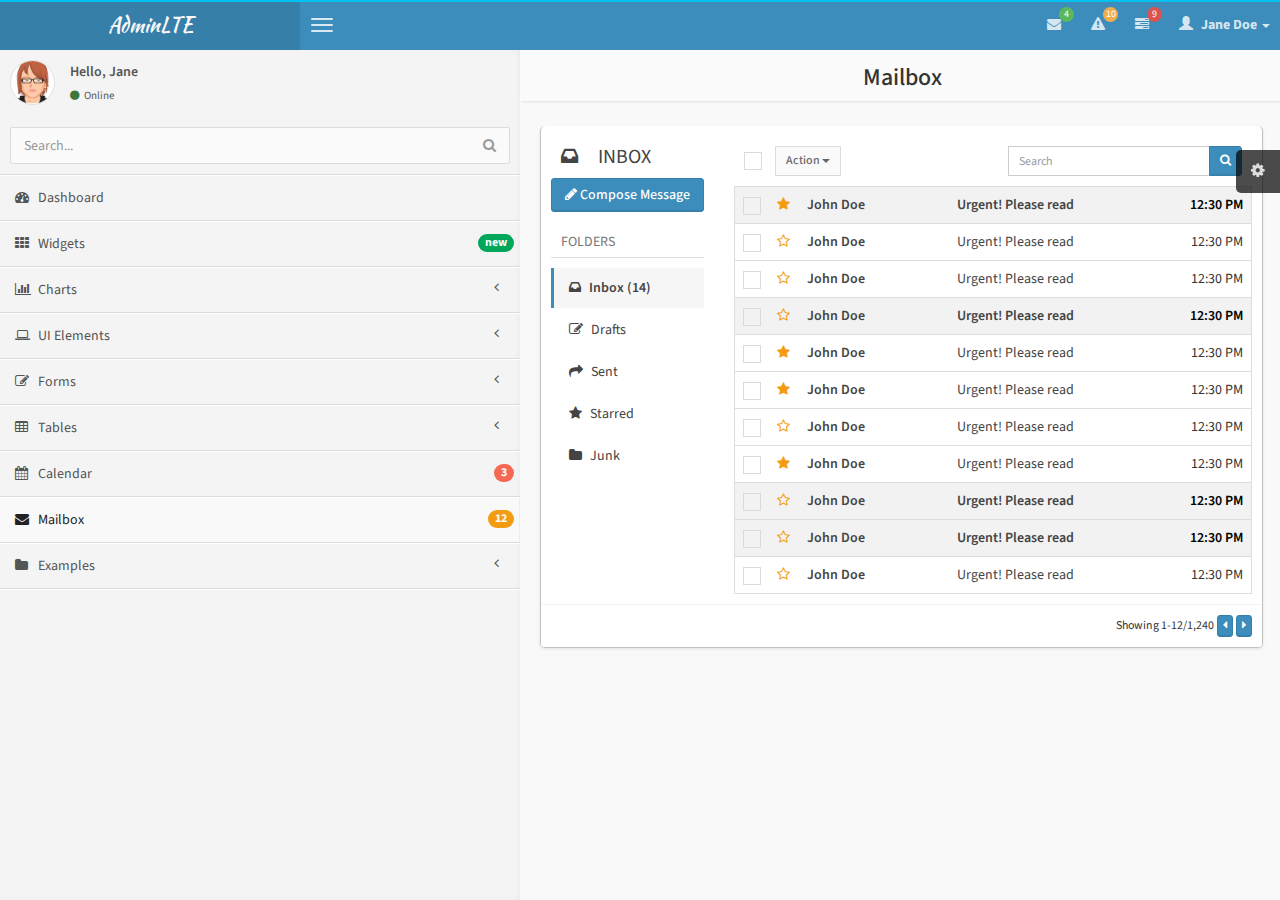
<file: pages/mailbox.html>
<!DOCTYPE html>
<html>
    <head>
        <meta charset="UTF-8">
        <title>AdminLTE | Mailbox</title>
        <meta content='width=device-width, initial-scale=1, maximum-scale=1, user-scalable=no' name='viewport'>
        <link href="//maxcdn.bootstrapcdn.com/bootstrap/3.2.0/css/bootstrap.min.css" rel="stylesheet" type="text/css" />
        <link href="//cdnjs.cloudflare.com/ajax/libs/font-awesome/4.1.0/css/font-awesome.min.css" rel="stylesheet" type="text/css" />
        <!-- Ionicons -->
        <link href="//code.ionicframework.com/ionicons/1.5.2/css/ionicons.min.css" rel="stylesheet" type="text/css" />
        <!-- bootstrap wysihtml5 - text editor -->
        <link href="../css/bootstrap-wysihtml5/bootstrap3-wysihtml5.min.css" rel="stylesheet" type="text/css" />
        <!-- iCheck for checkboxes and radio inputs -->
        <link href="../css/iCheck/minimal/blue.css" rel="stylesheet" type="text/css" />
        <!-- Theme style -->
        <link href="../css/AdminLTE.css" rel="stylesheet" type="text/css" />

        <!-- HTML5 Shim and Respond.js IE8 support of HTML5 elements and media queries -->
        <!-- WARNING: Respond.js doesn't work if you view the page via file:// -->
        <!--[if lt IE 9]>
          <script src="https://oss.maxcdn.com/libs/html5shiv/3.7.0/html5shiv.js"></script>
          <script src="https://oss.maxcdn.com/libs/respond.js/1.3.0/respond.min.js"></script>
        <![endif]-->
    </head>
    <body class="skin-blue">
        <!-- header logo: style can be found in header.less -->
        <header class="header">
            <a href="../index.html" class="logo">
                <!-- Add the class icon to your logo image or logo icon to add the margining -->
                AdminLTE
            </a>
            <!-- Header Navbar: style can be found in header.less -->
            <nav class="navbar navbar-static-top" role="navigation">
                <!-- Sidebar toggle button-->
                <a href="#" class="navbar-btn sidebar-toggle" data-toggle="offcanvas" role="button">
                    <span class="sr-only">Toggle navigation</span>
                    <span class="icon-bar"></span>
                    <span class="icon-bar"></span>
                    <span class="icon-bar"></span>
                </a>
                <div class="navbar-right">
                    <ul class="nav navbar-nav">
                        <!-- Messages: style can be found in dropdown.less-->
                        <li class="dropdown messages-menu">
                            <a href="#" class="dropdown-toggle" data-toggle="dropdown">
                                <i class="fa fa-envelope"></i>
                                <span class="label label-success">4</span>
                            </a>
                            <ul class="dropdown-menu">
                                <li class="header">You have 4 messages</li>
                                <li>
                                    <!-- inner menu: contains the actual data -->
                                    <ul class="menu">
                                        <li><!-- start message -->
                                            <a href="#">
                                                <div class="pull-left">
                                                    <img src="../img/avatar3.png" class="img-circle" alt="User Image"/>
                                                </div>
                                                <h4>
                                                    Support Team
                                                    <small><i class="fa fa-clock-o"></i> 5 mins</small>
                                                </h4>
                                                <p>Why not buy a new awesome theme?</p>
                                            </a>
                                        </li><!-- end message -->
                                        <li>
                                            <a href="#">
                                                <div class="pull-left">
                                                    <img src="../img/avatar2.png" class="img-circle" alt="user image"/>
                                                </div>
                                                <h4>
                                                    AdminLTE Design Team
                                                    <small><i class="fa fa-clock-o"></i> 2 hours</small>
                                                </h4>
                                                <p>Why not buy a new awesome theme?</p>
                                            </a>
                                        </li>
                                        <li>
                                            <a href="#">
                                                <div class="pull-left">
                                                    <img src="../img/avatar.png" class="img-circle" alt="user image"/>
                                                </div>
                                                <h4>
                                                    Developers
                                                    <small><i class="fa fa-clock-o"></i> Today</small>
                                                </h4>
                                                <p>Why not buy a new awesome theme?</p>
                                            </a>
                                        </li>
                                        <li>
                                            <a href="#">
                                                <div class="pull-left">
                                                    <img src="../img/avatar2.png" class="img-circle" alt="user image"/>
                                                </div>
                                                <h4>
                                                    Sales Department
                                                    <small><i class="fa fa-clock-o"></i> Yesterday</small>
                                                </h4>
                                                <p>Why not buy a new awesome theme?</p>
                                            </a>
                                        </li>
                                        <li>
                                            <a href="#">
                                                <div class="pull-left">
                                                    <img src="../img/avatar.png" class="img-circle" alt="user image"/>
                                                </div>
                                                <h4>
                                                    Reviewers
                                                    <small><i class="fa fa-clock-o"></i> 2 days</small>
                                                </h4>
                                                <p>Why not buy a new awesome theme?</p>
                                            </a>
                                        </li>
                                    </ul>
                                </li>
                                <li class="footer"><a href="#">See All Messages</a></li>
                            </ul>
                        </li>
                        <!-- Notifications: style can be found in dropdown.less -->
                        <li class="dropdown notifications-menu">
                            <a href="#" class="dropdown-toggle" data-toggle="dropdown">
                                <i class="fa fa-warning"></i>
                                <span class="label label-warning">10</span>
                            </a>
                            <ul class="dropdown-menu">
                                <li class="header">You have 10 notifications</li>
                                <li>
                                    <!-- inner menu: contains the actual data -->
                                    <ul class="menu">
                                        <li>
                                            <a href="#">
                                                <i class="ion ion-ios7-people info"></i> 5 new members joined today
                                            </a>
                                        </li>
                                        <li>
                                            <a href="#">
                                                <i class="fa fa-warning danger"></i> Very long description here that may not fit into the page and may cause design problems
                                            </a>
                                        </li>
                                        <li>
                                            <a href="#">
                                                <i class="fa fa-users warning"></i> 5 new members joined
                                            </a>
                                        </li>

                                        <li>
                                            <a href="#">
                                                <i class="ion ion-ios7-cart success"></i> 25 sales made
                                            </a>
                                        </li>
                                        <li>
                                            <a href="#">
                                                <i class="ion ion-ios7-person danger"></i> You changed your username
                                            </a>
                                        </li>
                                    </ul>
                                </li>
                                <li class="footer"><a href="#">View all</a></li>
                            </ul>
                        </li>
                        <!-- Tasks: style can be found in dropdown.less -->
                        <li class="dropdown tasks-menu">
                            <a href="#" class="dropdown-toggle" data-toggle="dropdown">
                                <i class="fa fa-tasks"></i>
                                <span class="label label-danger">9</span>
                            </a>
                            <ul class="dropdown-menu">
                                <li class="header">You have 9 tasks</li>
                                <li>
                                    <!-- inner menu: contains the actual data -->
                                    <ul class="menu">
                                        <li><!-- Task item -->
                                            <a href="#">
                                                <h3>
                                                    Design some buttons
                                                    <small class="pull-right">20%</small>
                                                </h3>
                                                <div class="progress xs">
                                                    <div class="progress-bar progress-bar-aqua" style="width: 20%" role="progressbar" aria-valuenow="20" aria-valuemin="0" aria-valuemax="100">
                                                        <span class="sr-only">20% Complete</span>
                                                    </div>
                                                </div>
                                            </a>
                                        </li><!-- end task item -->
                                        <li><!-- Task item -->
                                            <a href="#">
                                                <h3>
                                                    Create a nice theme
                                                    <small class="pull-right">40%</small>
                                                </h3>
                                                <div class="progress xs">
                                                    <div class="progress-bar progress-bar-green" style="width: 40%" role="progressbar" aria-valuenow="20" aria-valuemin="0" aria-valuemax="100">
                                                        <span class="sr-only">40% Complete</span>
                                                    </div>
                                                </div>
                                            </a>
                                        </li><!-- end task item -->
                                        <li><!-- Task item -->
                                            <a href="#">
                                                <h3>
                                                    Some task I need to do
                                                    <small class="pull-right">60%</small>
                                                </h3>
                                                <div class="progress xs">
                                                    <div class="progress-bar progress-bar-red" style="width: 60%" role="progressbar" aria-valuenow="20" aria-valuemin="0" aria-valuemax="100">
                                                        <span class="sr-only">60% Complete</span>
                                                    </div>
                                                </div>
                                            </a>
                                        </li><!-- end task item -->
                                        <li><!-- Task item -->
                                            <a href="#">
                                                <h3>
                                                    Make beautiful transitions
                                                    <small class="pull-right">80%</small>
                                                </h3>
                                                <div class="progress xs">
                                                    <div class="progress-bar progress-bar-yellow" style="width: 80%" role="progressbar" aria-valuenow="20" aria-valuemin="0" aria-valuemax="100">
                                                        <span class="sr-only">80% Complete</span>
                                                    </div>
                                                </div>
                                            </a>
                                        </li><!-- end task item -->
                                    </ul>
                                </li>
                                <li class="footer">
                                    <a href="#">View all tasks</a>
                                </li>
                            </ul>
                        </li>
                        <!-- User Account: style can be found in dropdown.less -->
                        <li class="dropdown user user-menu">
                            <a href="#" class="dropdown-toggle" data-toggle="dropdown">
                                <i class="glyphicon glyphicon-user"></i>
                                <span>Jane Doe <i class="caret"></i></span>
                            </a>
                            <ul class="dropdown-menu">
                                <!-- User image -->
                                <li class="user-header bg-light-blue">
                                    <img src="../img/avatar3.png" class="img-circle" alt="User Image" />
                                    <p>
                                        Jane Doe - Web Developer
                                        <small>Member since Nov. 2012</small>
                                    </p>
                                </li>
                                <!-- Menu Body -->
                                <li class="user-body">
                                    <div class="col-xs-4 text-center">
                                        <a href="#">Followers</a>
                                    </div>
                                    <div class="col-xs-4 text-center">
                                        <a href="#">Sales</a>
                                    </div>
                                    <div class="col-xs-4 text-center">
                                        <a href="#">Friends</a>
                                    </div>
                                </li>
                                <!-- Menu Footer-->
                                <li class="user-footer">
                                    <div class="pull-left">
                                        <a href="#" class="btn btn-default btn-flat">Profile</a>
                                    </div>
                                    <div class="pull-right">
                                        <a href="#" class="btn btn-default btn-flat">Sign out</a>
                                    </div>
                                </li>
                            </ul>
                        </li>
                    </ul>
                </div>
            </nav>
        </header>
        <div class="wrapper row-offcanvas row-offcanvas-left">
            <!-- Left side column. contains the logo and sidebar -->
            <aside class="left-side sidebar-offcanvas">
                <!-- sidebar: style can be found in sidebar.less -->
                <section class="sidebar">
                    <!-- Sidebar user panel -->
                    <div class="user-panel">
                        <div class="pull-left image">
                            <img src="../img/avatar3.png" class="img-circle" alt="User Image" />
                        </div>
                        <div class="pull-left info">
                            <p>Hello, Jane</p>

                            <a href="#"><i class="fa fa-circle text-success"></i> Online</a>
                        </div>
                    </div>
                    <!-- search form -->
                    <form action="#" method="get" class="sidebar-form">
                        <div class="input-group">
                            <input type="text" name="q" class="form-control" placeholder="Search..."/>
                            <span class="input-group-btn">
                                <button type='submit' name='seach' id='search-btn' class="btn btn-flat"><i class="fa fa-search"></i></button>
                            </span>
                        </div>
                    </form>
                    <!-- /.search form -->
                    <!-- sidebar menu: : style can be found in sidebar.less -->
                    <ul class="sidebar-menu">
                        <li>
                            <a href="../index.html">
                                <i class="fa fa-dashboard"></i> <span>Dashboard</span>
                            </a>
                        </li>
                        <li>
                            <a href="widgets.html">
                                <i class="fa fa-th"></i> <span>Widgets</span> <small class="badge pull-right bg-green">new</small>
                            </a>
                        </li>
                        <li class="treeview">
                            <a href="#">
                                <i class="fa fa-bar-chart-o"></i>
                                <span>Charts</span>
                                <i class="fa fa-angle-left pull-right"></i>
                            </a>
                            <ul class="treeview-menu">
                                <li><a href="charts/morris.html"><i class="fa fa-angle-double-right"></i> Morris</a></li>
                                <li><a href="charts/flot.html"><i class="fa fa-angle-double-right"></i> Flot</a></li>
                                <li><a href="charts/inline.html"><i class="fa fa-angle-double-right"></i> Inline charts</a></li>
                            </ul>
                        </li>
                        <li class="treeview">
                            <a href="#">
                                <i class="fa fa-laptop"></i>
                                <span>UI Elements</span>
                                <i class="fa fa-angle-left pull-right"></i>
                            </a>
                            <ul class="treeview-menu">
                                <li><a href="UI/general.html"><i class="fa fa-angle-double-right"></i> General</a></li>
                                <li><a href="UI/icons.html"><i class="fa fa-angle-double-right"></i> Icons</a></li>
                                <li><a href="UI/buttons.html"><i class="fa fa-angle-double-right"></i> Buttons</a></li>
                                <li><a href="UI/sliders.html"><i class="fa fa-angle-double-right"></i> Sliders</a></li>
                                <li><a href="UI/timeline.html"><i class="fa fa-angle-double-right"></i> Timeline</a></li>
                            </ul>
                        </li>
                        <li class="treeview">
                            <a href="#">
                                <i class="fa fa-edit"></i> <span>Forms</span>
                                <i class="fa fa-angle-left pull-right"></i>
                            </a>
                            <ul class="treeview-menu">
                                <li><a href="forms/general.html"><i class="fa fa-angle-double-right"></i> General Elements</a></li>
                                <li><a href="forms/advanced.html"><i class="fa fa-angle-double-right"></i> Advanced Elements</a></li>
                                <li><a href="forms/editors.html"><i class="fa fa-angle-double-right"></i> Editors</a></li>
                            </ul>
                        </li>
                        <li class="treeview">
                            <a href="#">
                                <i class="fa fa-table"></i> <span>Tables</span>
                                <i class="fa fa-angle-left pull-right"></i>
                            </a>
                            <ul class="treeview-menu">
                                <li><a href="tables/simple.html"><i class="fa fa-angle-double-right"></i> Simple tables</a></li>
                                <li><a href="tables/data.html"><i class="fa fa-angle-double-right"></i> Data tables</a></li>
                            </ul>
                        </li>
                        <li>
                            <a href="calendar.html">
                                <i class="fa fa-calendar"></i> <span>Calendar</span>
                                <small class="badge pull-right bg-red">3</small>
                            </a>
                        </li>
                        <li class="active">
                            <a href="mailbox.html">
                                <i class="fa fa-envelope"></i> <span>Mailbox</span>
                                <small class="badge pull-right bg-yellow">12</small>
                            </a>
                        </li>
                        <li class="treeview">
                            <a href="#">
                                <i class="fa fa-folder"></i> <span>Examples</span>
                                <i class="fa fa-angle-left pull-right"></i>
                            </a>
                            <ul class="treeview-menu">
                                <li><a href="examples/invoice.html"><i class="fa fa-angle-double-right"></i> Invoice</a></li>
                                <li><a href="examples/login.html"><i class="fa fa-angle-double-right"></i> Login</a></li>
                                <li><a href="examples/register.html"><i class="fa fa-angle-double-right"></i> Register</a></li>
                                <li><a href="examples/lockscreen.html"><i class="fa fa-angle-double-right"></i> Lockscreen</a></li>
                                <li><a href="examples/404.html"><i class="fa fa-angle-double-right"></i> 404 Error</a></li>
                                <li><a href="examples/500.html"><i class="fa fa-angle-double-right"></i> 500 Error</a></li>
                                <li><a href="examples/blank.html"><i class="fa fa-angle-double-right"></i> Blank Page</a></li>
                            </ul>
                        </li>
                    </ul>
                </section>
                <!-- /.sidebar -->
            </aside>

            <!-- Right side column. Contains the navbar and content of the page -->
            <aside class="right-side">
                <!-- Content Header (Page header) -->
                <section class="content-header no-margin">
                    <h1 class="text-center">
                        Mailbox
                    </h1>
                </section>

                <!-- Main content -->
                <section class="content">
                    <!-- MAILBOX BEGIN -->
                    <div class="mailbox row">
                        <div class="col-xs-12">
                            <div class="box box-solid">
                                <div class="box-body">
                                    <div class="row">
                                        <div class="col-md-3 col-sm-4">
                                            <!-- BOXES are complex enough to move the .box-header around.
                                                 This is an example of having the box header within the box body -->
                                            <div class="box-header">
                                                <i class="fa fa-inbox"></i>
                                                <h3 class="box-title">INBOX</h3>
                                            </div>
                                            <!-- compose message btn -->
                                            <a class="btn btn-block btn-primary" data-toggle="modal" data-target="#compose-modal"><i class="fa fa-pencil"></i> Compose Message</a>
                                            <!-- Navigation - folders-->
                                            <div style="margin-top: 15px;">
                                                <ul class="nav nav-pills nav-stacked">
                                                    <li class="header">Folders</li>
                                                    <li class="active"><a href="#"><i class="fa fa-inbox"></i> Inbox (14)</a></li>
                                                    <li><a href="#"><i class="fa fa-pencil-square-o"></i> Drafts</a></li>
                                                    <li><a href="#"><i class="fa fa-mail-forward"></i> Sent</a></li>
                                                    <li><a href="#"><i class="fa fa-star"></i> Starred</a></li>
                                                    <li><a href="#"><i class="fa fa-folder"></i> Junk</a></li>
                                                </ul>
                                            </div>
                                        </div><!-- /.col (LEFT) -->
                                        <div class="col-md-9 col-sm-8">
                                            <div class="row pad">
                                                <div class="col-sm-6">
                                                    <label style="margin-right: 10px;">
                                                        <input type="checkbox" id="check-all"/>
                                                    </label>
                                                    <!-- Action button -->
                                                    <div class="btn-group">
                                                        <button type="button" class="btn btn-default btn-sm btn-flat dropdown-toggle" data-toggle="dropdown">
                                                            Action <span class="caret"></span>
                                                        </button>
                                                        <ul class="dropdown-menu" role="menu">
                                                            <li><a href="#">Mark as read</a></li>
                                                            <li><a href="#">Mark as unread</a></li>
                                                            <li class="divider"></li>
                                                            <li><a href="#">Move to junk</a></li>
                                                            <li class="divider"></li>
                                                            <li><a href="#">Delete</a></li>
                                                        </ul>
                                                    </div>

                                                </div>
                                                <div class="col-sm-6 search-form">
                                                    <form action="#" class="text-right">
                                                        <div class="input-group">
                                                            <input type="text" class="form-control input-sm" placeholder="Search">
                                                            <div class="input-group-btn">
                                                                <button type="submit" name="q" class="btn btn-sm btn-primary"><i class="fa fa-search"></i></button>
                                                            </div>
                                                        </div>
                                                    </form>
                                                </div>
                                            </div><!-- /.row -->

                                            <div class="table-responsive">
                                                <!-- THE MESSAGES -->
                                                <table class="table table-mailbox">
                                                    <tr class="unread">
                                                        <td class="small-col"><input type="checkbox" /></td>
                                                        <td class="small-col"><i class="fa fa-star"></i></td>
                                                        <td class="name"><a href="#">John Doe</a></td>
                                                        <td class="subject"><a href="#">Urgent! Please read</a></td>
                                                        <td class="time">12:30 PM</td>
                                                    </tr>
                                                    <tr>
                                                        <td class="small-col"><input type="checkbox" /></td>
                                                        <td class="small-col"><i class="fa fa-star-o"></i></td>
                                                        <td class="name"><a href="#">John Doe</a></td>
                                                        <td class="subject"><a href="#">Urgent! Please read</a></td>
                                                        <td class="time">12:30 PM</td>
                                                    </tr>
                                                    <tr>
                                                        <td class="small-col"><input type="checkbox" /></td>
                                                        <td class="small-col"><i class="fa fa-star-o"></i></td>
                                                        <td class="name"><a href="#">John Doe</a></td>
                                                        <td class="subject"><a href="#">Urgent! Please read</a></td>
                                                        <td class="time">12:30 PM</td>
                                                    </tr>
                                                    <tr class="unread">
                                                        <td class="small-col"><input type="checkbox" /></td>
                                                        <td class="small-col"><i class="fa fa-star-o"></i></td>
                                                        <td class="name"><a href="#">John Doe</a></td>
                                                        <td class="subject"><a href="#">Urgent! Please read</a></td>
                                                        <td class="time">12:30 PM</td>
                                                    </tr>
                                                    <tr>
                                                        <td class="small-col"><input type="checkbox" /></td>
                                                        <td class="small-col"><i class="fa fa-star"></i></td>
                                                        <td class="name"><a href="#">John Doe</a></td>
                                                        <td class="subject"><a href="#">Urgent! Please read</a></td>
                                                        <td class="time">12:30 PM</td>
                                                    </tr>
                                                    <tr>
                                                        <td class="small-col"><input type="checkbox" /></td>
                                                        <td class="small-col"><i class="fa fa-star"></i></td>
                                                        <td class="name"><a href="#">John Doe</a></td>
                                                        <td class="subject"><a href="#">Urgent! Please read</a></td>
                                                        <td class="time">12:30 PM</td>
                                                    </tr>
                                                    <tr>
                                                        <td class="small-col"><input type="checkbox" /></td>
                                                        <td class="small-col"><i class="fa fa-star-o"></i></td>
                                                        <td class="name"><a href="#">John Doe</a></td>
                                                        <td class="subject"><a href="#">Urgent! Please read</a></td>
                                                        <td class="time">12:30 PM</td>
                                                    </tr>
                                                    <tr>
                                                        <td class="small-col"><input type="checkbox" /></td>
                                                        <td class="small-col"><i class="fa fa-star"></i></td>
                                                        <td class="name"><a href="#">John Doe</a></td>
                                                        <td class="subject"><a href="#">Urgent! Please read</a></td>
                                                        <td class="time">12:30 PM</td>
                                                    </tr>
                                                    <tr class="unread">
                                                        <td class="small-col"><input type="checkbox" /></td>
                                                        <td class="small-col"><i class="fa fa-star-o"></i></td>
                                                        <td class="name"><a href="#">John Doe</a></td>
                                                        <td class="subject"><a href="#">Urgent! Please read</a></td>
                                                        <td class="time">12:30 PM</td>
                                                    </tr>
                                                    <tr class="unread">
                                                        <td class="small-col"><input type="checkbox" /></td>
                                                        <td class="small-col"><i class="fa fa-star-o"></i></td>
                                                        <td class="name"><a href="#">John Doe</a></td>
                                                        <td class="subject"><a href="#">Urgent! Please read</a></td>
                                                        <td class="time">12:30 PM</td>
                                                    </tr>
                                                    <tr>
                                                        <td class="small-col"><input type="checkbox" /></td>
                                                        <td class="small-col"><i class="fa fa-star-o"></i></td>
                                                        <td class="name"><a href="#">John Doe</a></td>
                                                        <td class="subject"><a href="#">Urgent! Please read</a></td>
                                                        <td class="time">12:30 PM</td>
                                                    </tr>
                                                </table>
                                            </div><!-- /.table-responsive -->
                                        </div><!-- /.col (RIGHT) -->
                                    </div><!-- /.row -->
                                </div><!-- /.box-body -->
                                <div class="box-footer clearfix">
                                    <div class="pull-right">
                                        <small>Showing 1-12/1,240</small>
                                        <button class="btn btn-xs btn-primary"><i class="fa fa-caret-left"></i></button>
                                        <button class="btn btn-xs btn-primary"><i class="fa fa-caret-right"></i></button>
                                    </div>
                                </div><!-- box-footer -->
                            </div><!-- /.box -->
                        </div><!-- /.col (MAIN) -->
                    </div>
                    <!-- MAILBOX END -->

                </section><!-- /.content -->
            </aside><!-- /.right-side -->
        </div><!-- ./wrapper -->

        <!-- COMPOSE MESSAGE MODAL -->
        <div class="modal fade" id="compose-modal" tabindex="-1" role="dialog" aria-hidden="true">
            <div class="modal-dialog">
                <div class="modal-content">
                    <div class="modal-header">
                        <button type="button" class="close" data-dismiss="modal" aria-hidden="true">&times;</button>
                        <h4 class="modal-title"><i class="fa fa-envelope-o"></i> Compose New Message</h4>
                    </div>
                    <form action="#" method="post">
                        <div class="modal-body">
                            <div class="form-group">
                                <div class="input-group">
                                    <span class="input-group-addon">TO:</span>
                                    <input name="email_to" type="email" class="form-control" placeholder="Email TO">
                                </div>
                            </div>
                            <div class="form-group">
                                <div class="input-group">
                                    <span class="input-group-addon">CC:</span>
                                    <input name="email_to" type="email" class="form-control" placeholder="Email CC">
                                </div>
                            </div>
                            <div class="form-group">
                                <div class="input-group">
                                    <span class="input-group-addon">BCC:</span>
                                    <input name="email_to" type="email" class="form-control" placeholder="Email BCC">
                                </div>
                            </div>
                            <div class="form-group">
                                <textarea name="message" id="email_message" class="form-control" placeholder="Message" style="height: 120px;"></textarea>
                            </div>
                            <div class="form-group">
                                <div class="btn btn-success btn-file">
                                    <i class="fa fa-paperclip"></i> Attachment
                                    <input type="file" name="attachment"/>
                                </div>
                                <p class="help-block">Max. 32MB</p>
                            </div>

                        </div>
                        <div class="modal-footer clearfix">

                            <button type="button" class="btn btn-danger" data-dismiss="modal"><i class="fa fa-times"></i> Discard</button>

                            <button type="submit" class="btn btn-primary pull-left"><i class="fa fa-envelope"></i> Send Message</button>
                        </div>
                    </form>
                </div><!-- /.modal-content -->
            </div><!-- /.modal-dialog -->
        </div><!-- /.modal -->

        <script src="//ajax.googleapis.com/ajax/libs/jquery/2.1.1/jquery.min.js"></script>
        <script src="//maxcdn.bootstrapcdn.com/bootstrap/3.2.0/js/bootstrap.min.js" type="text/javascript"></script>
        <!-- AdminLTE App -->
        <script src="../js/AdminLTE/app.js" type="text/javascript"></script>
        <!-- AdminLTE for demo purposes -->
        <script src="../js/AdminLTE/demo.js" type="text/javascript"></script>        
        <!-- Bootstrap WYSIHTML5 -->
        <script src="../js/plugins/bootstrap-wysihtml5/bootstrap3-wysihtml5.all.min.js" type="text/javascript"></script>
        <!-- iCheck -->
        <script src="../js/plugins/iCheck/icheck.min.js" type="text/javascript"></script>
        <!-- Page script -->
        <script type="text/javascript">
            $(function() {

                "use strict";

                //iCheck for checkbox and radio inputs
                $('input[type="checkbox"]').iCheck({
                    checkboxClass: 'icheckbox_minimal-blue',
                    radioClass: 'iradio_minimal-blue'
                });

                //When unchecking the checkbox
                $("#check-all").on('ifUnchecked', function(event) {
                    //Uncheck all checkboxes
                    $("input[type='checkbox']", ".table-mailbox").iCheck("uncheck");
                });
                //When checking the checkbox
                $("#check-all").on('ifChecked', function(event) {
                    //Check all checkboxes
                    $("input[type='checkbox']", ".table-mailbox").iCheck("check");
                });
                //Handle starring for glyphicon and font awesome
                $(".fa-star, .fa-star-o, .glyphicon-star, .glyphicon-star-empty").click(function(e) {
                    e.preventDefault();
                    //detect type
                    var glyph = $(this).hasClass("glyphicon");
                    var fa = $(this).hasClass("fa");

                    //Switch states
                    if (glyph) {
                        $(this).toggleClass("glyphicon-star");
                        $(this).toggleClass("glyphicon-star-empty");
                    }

                    if (fa) {
                        $(this).toggleClass("fa-star");
                        $(this).toggleClass("fa-star-o");
                    }
                });

                //Initialize WYSIHTML5 - text editor
                $("#email_message").wysihtml5();
            });
        </script>

    </body>
</html>
</file>
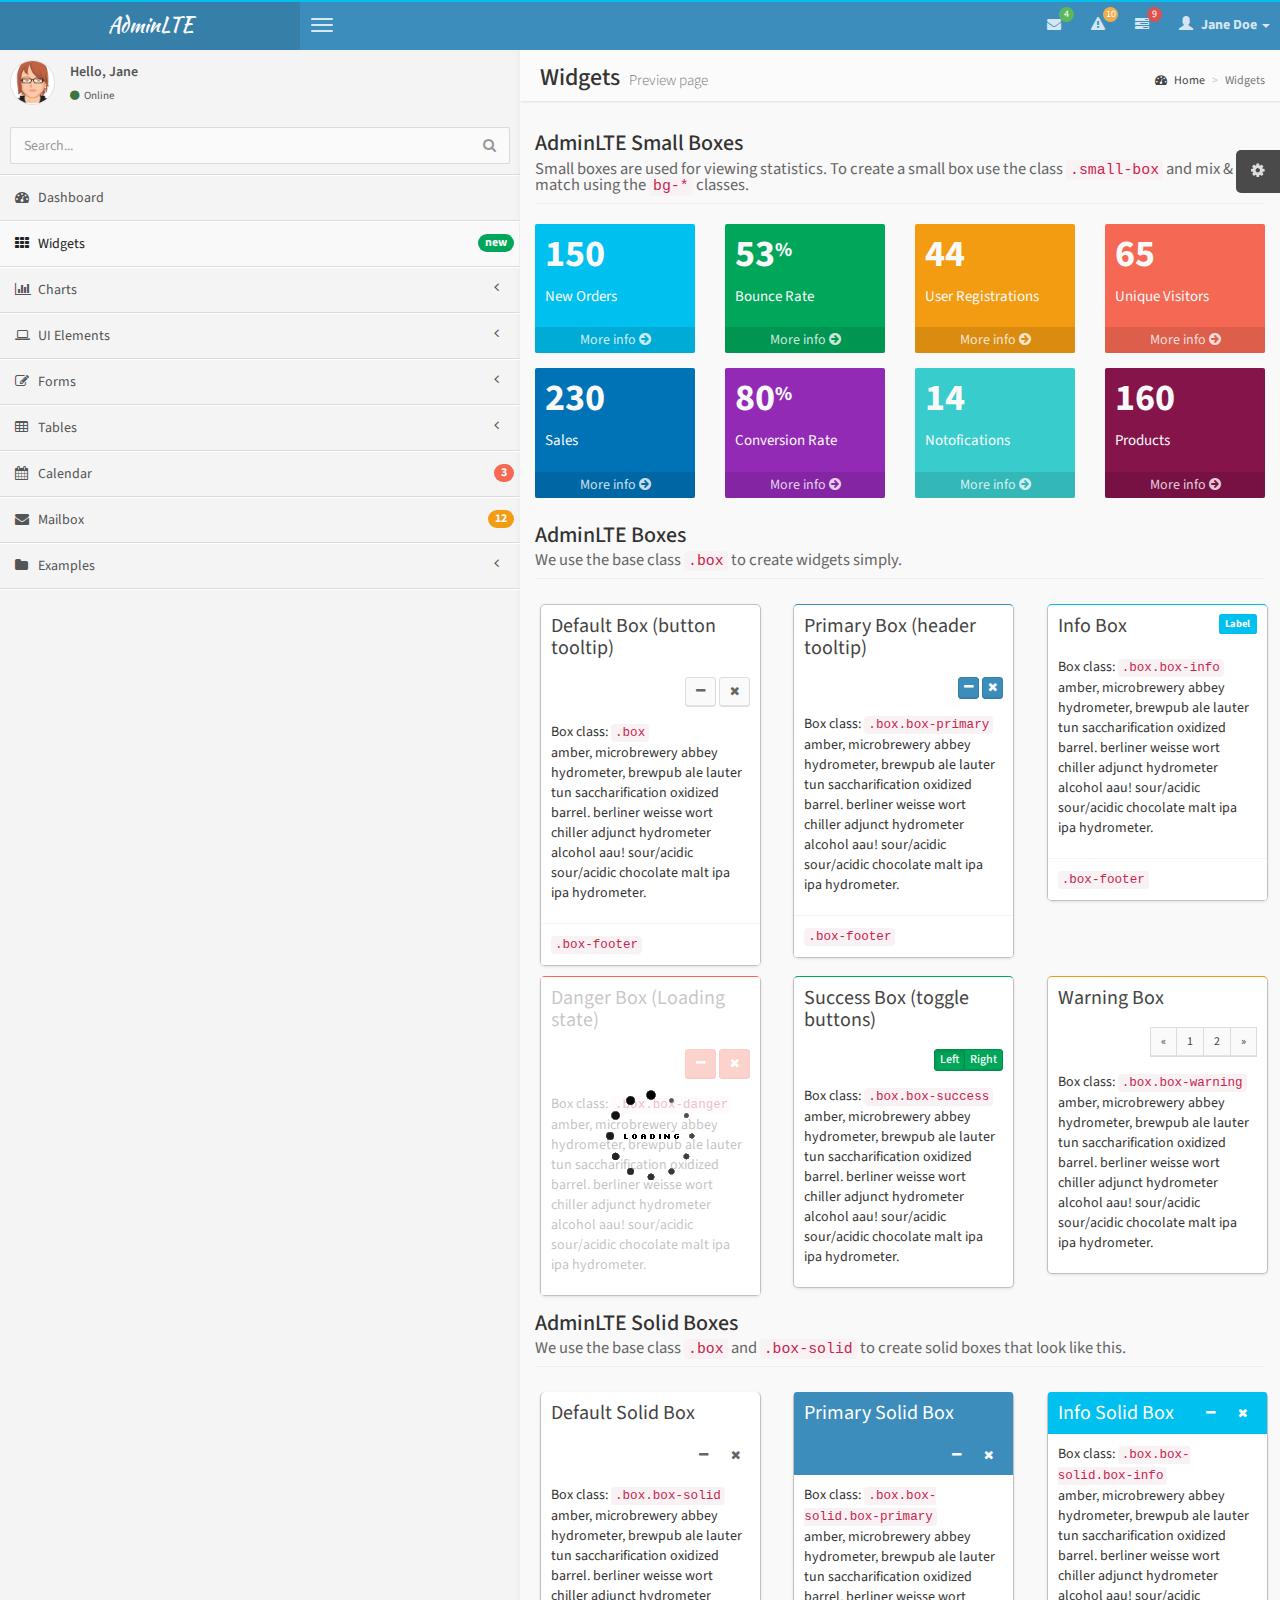
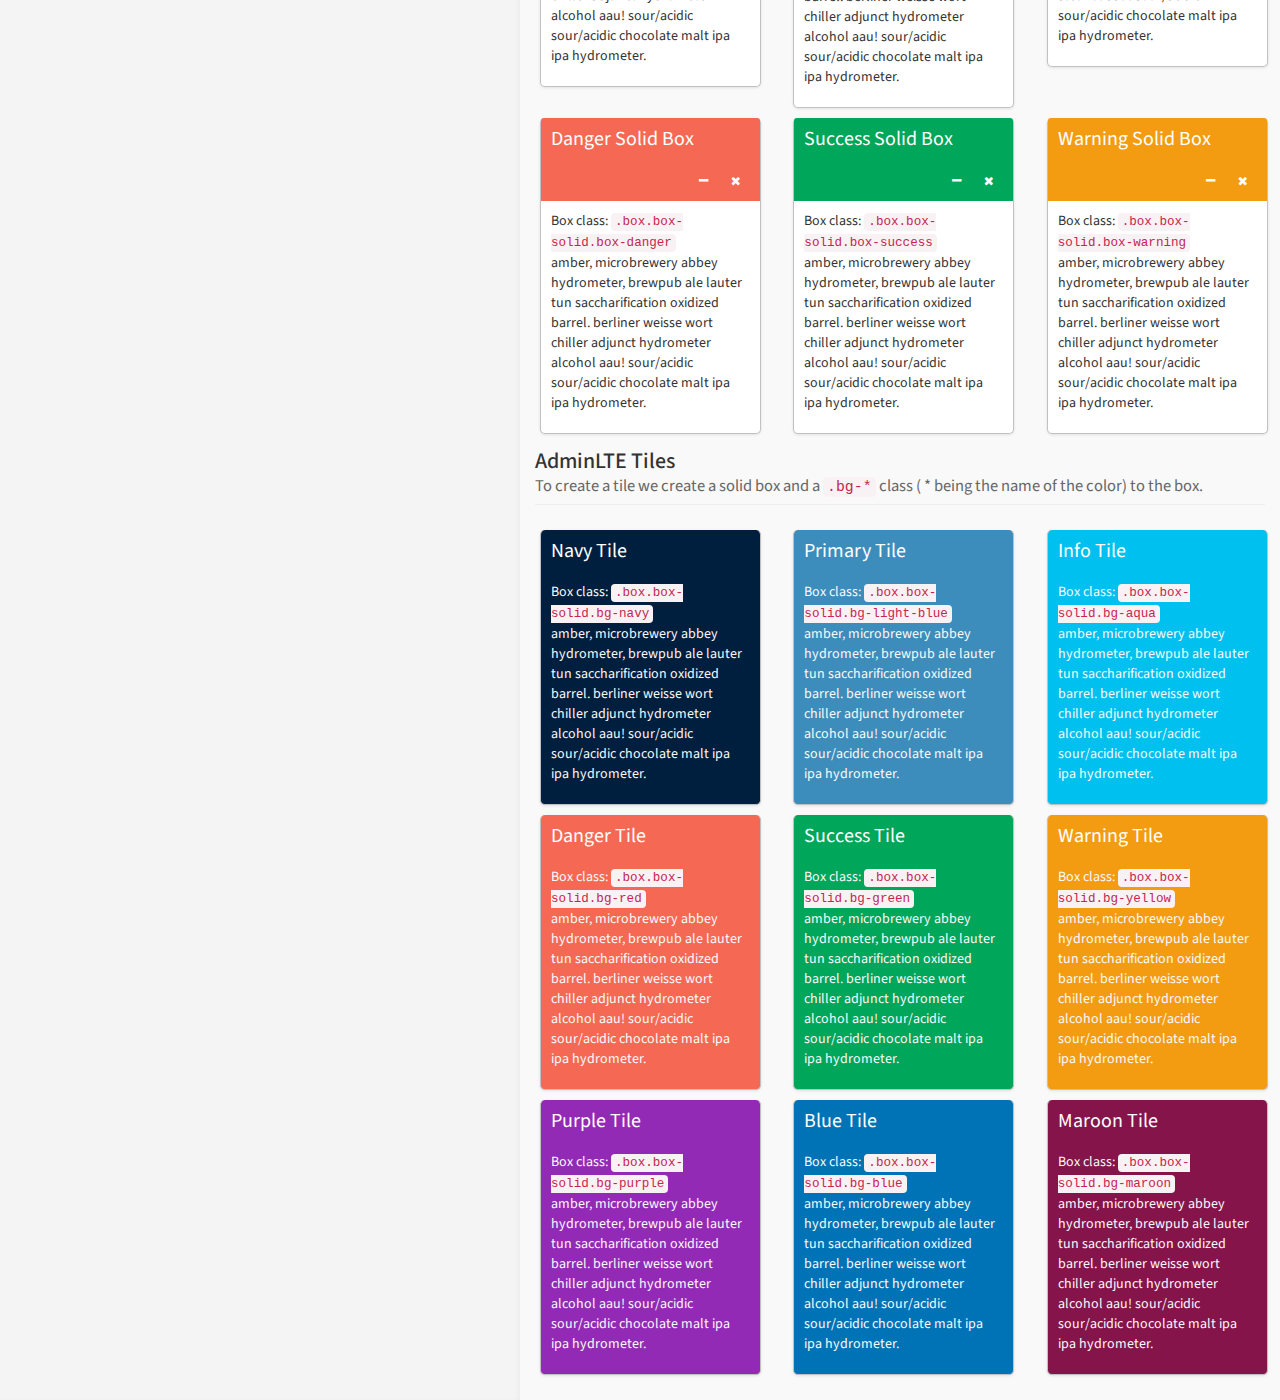
<file: pages/widgets.html>
<!DOCTYPE html>
<html>
    <head>
        <meta charset="UTF-8">
        <title>AdminLTE | Widgets</title>
        <meta content='width=device-width, initial-scale=1, maximum-scale=1, user-scalable=no' name='viewport'>
        <link href="//maxcdn.bootstrapcdn.com/bootstrap/3.2.0/css/bootstrap.min.css" rel="stylesheet" type="text/css" />
        <link href="//cdnjs.cloudflare.com/ajax/libs/font-awesome/4.1.0/css/font-awesome.min.css" rel="stylesheet" type="text/css" />
        <!-- Ionicons -->
        <link href="//code.ionicframework.com/ionicons/1.5.2/css/ionicons.min.css" rel="stylesheet" type="text/css" />
        <!-- Theme style -->
        <link href="../css/AdminLTE.css" rel="stylesheet" type="text/css" />

        <!-- HTML5 Shim and Respond.js IE8 support of HTML5 elements and media queries -->
        <!-- WARNING: Respond.js doesn't work if you view the page via file:// -->
        <!--[if lt IE 9]>
          <script src="https://oss.maxcdn.com/libs/html5shiv/3.7.0/html5shiv.js"></script>
          <script src="https://oss.maxcdn.com/libs/respond.js/1.3.0/respond.min.js"></script>
        <![endif]-->
    </head>
    <body class="skin-blue">
        <!-- header logo: style can be found in header.less -->
        <header class="header">
            <a href="../index.html" class="logo">
                <!-- Add the class icon to your logo image or logo icon to add the margining -->
                AdminLTE
            </a>
            <!-- Header Navbar: style can be found in header.less -->
            <nav class="navbar navbar-static-top" role="navigation">
                <!-- Sidebar toggle button-->
                <a href="#" class="navbar-btn sidebar-toggle" data-toggle="offcanvas" role="button">
                    <span class="sr-only">Toggle navigation</span>
                    <span class="icon-bar"></span>
                    <span class="icon-bar"></span>
                    <span class="icon-bar"></span>
                </a>
                <div class="navbar-right">
                    <ul class="nav navbar-nav">
                        <!-- Messages: style can be found in dropdown.less-->
                        <li class="dropdown messages-menu">
                            <a href="#" class="dropdown-toggle" data-toggle="dropdown">
                                <i class="fa fa-envelope"></i>
                                <span class="label label-success">4</span>
                            </a>
                            <ul class="dropdown-menu">
                                <li class="header">You have 4 messages</li>
                                <li>
                                    <!-- inner menu: contains the actual data -->
                                    <ul class="menu">
                                        <li><!-- start message -->
                                            <a href="#">
                                                <div class="pull-left">
                                                    <img src="../img/avatar3.png" class="img-circle" alt="User Image"/>
                                                </div>
                                                <h4>
                                                    Support Team
                                                    <small><i class="fa fa-clock-o"></i> 5 mins</small>
                                                </h4>
                                                <p>Why not buy a new awesome theme?</p>
                                            </a>
                                        </li><!-- end message -->
                                        <li>
                                            <a href="#">
                                                <div class="pull-left">
                                                    <img src="../img/avatar2.png" class="img-circle" alt="user image"/>
                                                </div>
                                                <h4>
                                                    AdminLTE Design Team
                                                    <small><i class="fa fa-clock-o"></i> 2 hours</small>
                                                </h4>
                                                <p>Why not buy a new awesome theme?</p>
                                            </a>
                                        </li>
                                        <li>
                                            <a href="#">
                                                <div class="pull-left">
                                                    <img src="../img/avatar.png" class="img-circle" alt="user image"/>
                                                </div>
                                                <h4>
                                                    Developers
                                                    <small><i class="fa fa-clock-o"></i> Today</small>
                                                </h4>
                                                <p>Why not buy a new awesome theme?</p>
                                            </a>
                                        </li>
                                        <li>
                                            <a href="#">
                                                <div class="pull-left">
                                                    <img src="../img/avatar2.png" class="img-circle" alt="user image"/>
                                                </div>
                                                <h4>
                                                    Sales Department
                                                    <small><i class="fa fa-clock-o"></i> Yesterday</small>
                                                </h4>
                                                <p>Why not buy a new awesome theme?</p>
                                            </a>
                                        </li>
                                        <li>
                                            <a href="#">
                                                <div class="pull-left">
                                                    <img src="../img/avatar.png" class="img-circle" alt="user image"/>
                                                </div>
                                                <h4>
                                                    Reviewers
                                                    <small><i class="fa fa-clock-o"></i> 2 days</small>
                                                </h4>
                                                <p>Why not buy a new awesome theme?</p>
                                            </a>
                                        </li>
                                    </ul>
                                </li>
                                <li class="footer"><a href="#">See All Messages</a></li>
                            </ul>
                        </li>
                        <!-- Notifications: style can be found in dropdown.less -->
                        <li class="dropdown notifications-menu">
                            <a href="#" class="dropdown-toggle" data-toggle="dropdown">
                                <i class="fa fa-warning"></i>
                                <span class="label label-warning">10</span>
                            </a>
                            <ul class="dropdown-menu">
                                <li class="header">You have 10 notifications</li>
                                <li>
                                    <!-- inner menu: contains the actual data -->
                                    <ul class="menu">
                                        <li>
                                            <a href="#">
                                                <i class="ion ion-ios7-people info"></i> 5 new members joined today
                                            </a>
                                        </li>
                                        <li>
                                            <a href="#">
                                                <i class="fa fa-warning danger"></i> Very long description here that may not fit into the page and may cause design problems
                                            </a>
                                        </li>
                                        <li>
                                            <a href="#">
                                                <i class="fa fa-users warning"></i> 5 new members joined
                                            </a>
                                        </li>

                                        <li>
                                            <a href="#">
                                                <i class="ion ion-ios7-cart success"></i> 25 sales made
                                            </a>
                                        </li>
                                        <li>
                                            <a href="#">
                                                <i class="ion ion-ios7-person danger"></i> You changed your username
                                            </a>
                                        </li>
                                    </ul>
                                </li>
                                <li class="footer"><a href="#">View all</a></li>
                            </ul>
                        </li>
                        <!-- Tasks: style can be found in dropdown.less -->
                        <li class="dropdown tasks-menu">
                            <a href="#" class="dropdown-toggle" data-toggle="dropdown">
                                <i class="fa fa-tasks"></i>
                                <span class="label label-danger">9</span>
                            </a>
                            <ul class="dropdown-menu">
                                <li class="header">You have 9 tasks</li>
                                <li>
                                    <!-- inner menu: contains the actual data -->
                                    <ul class="menu">
                                        <li><!-- Task item -->
                                            <a href="#">
                                                <h3>
                                                    Design some buttons
                                                    <small class="pull-right">20%</small>
                                                </h3>
                                                <div class="progress xs">
                                                    <div class="progress-bar progress-bar-aqua" style="width: 20%" role="progressbar" aria-valuenow="20" aria-valuemin="0" aria-valuemax="100">
                                                        <span class="sr-only">20% Complete</span>
                                                    </div>
                                                </div>
                                            </a>
                                        </li><!-- end task item -->
                                        <li><!-- Task item -->
                                            <a href="#">
                                                <h3>
                                                    Create a nice theme
                                                    <small class="pull-right">40%</small>
                                                </h3>
                                                <div class="progress xs">
                                                    <div class="progress-bar progress-bar-green" style="width: 40%" role="progressbar" aria-valuenow="20" aria-valuemin="0" aria-valuemax="100">
                                                        <span class="sr-only">40% Complete</span>
                                                    </div>
                                                </div>
                                            </a>
                                        </li><!-- end task item -->
                                        <li><!-- Task item -->
                                            <a href="#">
                                                <h3>
                                                    Some task I need to do
                                                    <small class="pull-right">60%</small>
                                                </h3>
                                                <div class="progress xs">
                                                    <div class="progress-bar progress-bar-red" style="width: 60%" role="progressbar" aria-valuenow="20" aria-valuemin="0" aria-valuemax="100">
                                                        <span class="sr-only">60% Complete</span>
                                                    </div>
                                                </div>
                                            </a>
                                        </li><!-- end task item -->
                                        <li><!-- Task item -->
                                            <a href="#">
                                                <h3>
                                                    Make beautiful transitions
                                                    <small class="pull-right">80%</small>
                                                </h3>
                                                <div class="progress xs">
                                                    <div class="progress-bar progress-bar-yellow" style="width: 80%" role="progressbar" aria-valuenow="20" aria-valuemin="0" aria-valuemax="100">
                                                        <span class="sr-only">80% Complete</span>
                                                    </div>
                                                </div>
                                            </a>
                                        </li><!-- end task item -->
                                    </ul>
                                </li>
                                <li class="footer">
                                    <a href="#">View all tasks</a>
                                </li>
                            </ul>
                        </li>
                        <!-- User Account: style can be found in dropdown.less -->
                        <li class="dropdown user user-menu">
                            <a href="#" class="dropdown-toggle" data-toggle="dropdown">
                                <i class="glyphicon glyphicon-user"></i>
                                <span>Jane Doe <i class="caret"></i></span>
                            </a>
                            <ul class="dropdown-menu">
                                <!-- User image -->
                                <li class="user-header bg-light-blue">
                                    <img src="../img/avatar3.png" class="img-circle" alt="User Image" />
                                    <p>
                                        Jane Doe - Web Developer
                                        <small>Member since Nov. 2012</small>
                                    </p>
                                </li>
                                <!-- Menu Body -->
                                <li class="user-body">
                                    <div class="col-xs-4 text-center">
                                        <a href="#">Followers</a>
                                    </div>
                                    <div class="col-xs-4 text-center">
                                        <a href="#">Sales</a>
                                    </div>
                                    <div class="col-xs-4 text-center">
                                        <a href="#">Friends</a>
                                    </div>
                                </li>
                                <!-- Menu Footer-->
                                <li class="user-footer">
                                    <div class="pull-left">
                                        <a href="#" class="btn btn-default btn-flat">Profile</a>
                                    </div>
                                    <div class="pull-right">
                                        <a href="#" class="btn btn-default btn-flat">Sign out</a>
                                    </div>
                                </li>
                            </ul>
                        </li>
                    </ul>
                </div>
            </nav>
        </header>
        <div class="wrapper row-offcanvas row-offcanvas-left">
            <!-- Left side column. contains the logo and sidebar -->
            <aside class="left-side sidebar-offcanvas">
                <!-- sidebar: style can be found in sidebar.less -->
                <section class="sidebar">
                    <!-- Sidebar user panel -->
                    <div class="user-panel">
                        <div class="pull-left image">
                            <img src="../img/avatar3.png" class="img-circle" alt="User Image" />
                        </div>
                        <div class="pull-left info">
                            <p>Hello, Jane</p>

                            <a href="#"><i class="fa fa-circle text-success"></i> Online</a>
                        </div>
                    </div>
                    <!-- search form -->
                    <form action="#" method="get" class="sidebar-form">
                        <div class="input-group">
                            <input type="text" name="q" class="form-control" placeholder="Search..."/>
                            <span class="input-group-btn">
                                <button type='submit' name='seach' id='search-btn' class="btn btn-flat"><i class="fa fa-search"></i></button>
                            </span>
                        </div>
                    </form>
                    <!-- /.search form -->
                    <!-- sidebar menu: : style can be found in sidebar.less -->
                    <ul class="sidebar-menu">
                        <li>
                            <a href="../index.html">
                                <i class="fa fa-dashboard"></i> <span>Dashboard</span>
                            </a>
                        </li>
                        <li class="active">
                            <a href="widgets.html">
                                <i class="fa fa-th"></i> <span>Widgets</span> <small class="badge pull-right bg-green">new</small>
                            </a>
                        </li>
                        <li class="treeview">
                            <a href="#">
                                <i class="fa fa-bar-chart-o"></i>
                                <span>Charts</span>
                                <i class="fa fa-angle-left pull-right"></i>
                            </a>
                            <ul class="treeview-menu">
                                <li><a href="charts/morris.html"><i class="fa fa-angle-double-right"></i> Morris</a></li>
                                <li><a href="charts/flot.html"><i class="fa fa-angle-double-right"></i> Flot</a></li>
                                <li><a href="charts/inline.html"><i class="fa fa-angle-double-right"></i> Inline charts</a></li>
                            </ul>
                        </li>
                        <li class="treeview">
                            <a href="#">
                                <i class="fa fa-laptop"></i>
                                <span>UI Elements</span>
                                <i class="fa fa-angle-left pull-right"></i>
                            </a>
                            <ul class="treeview-menu">
                                <li><a href="UI/general.html"><i class="fa fa-angle-double-right"></i> General</a></li>
                                <li><a href="UI/icons.html"><i class="fa fa-angle-double-right"></i> Icons</a></li>
                                <li><a href="UI/buttons.html"><i class="fa fa-angle-double-right"></i> Buttons</a></li>
                                <li><a href="UI/sliders.html"><i class="fa fa-angle-double-right"></i> Sliders</a></li>
                                <li><a href="UI/timeline.html"><i class="fa fa-angle-double-right"></i> Timeline</a></li>
                            </ul>
                        </li>
                        <li class="treeview">
                            <a href="#">
                                <i class="fa fa-edit"></i> <span>Forms</span>
                                <i class="fa fa-angle-left pull-right"></i>
                            </a>
                            <ul class="treeview-menu">
                                <li><a href="forms/general.html"><i class="fa fa-angle-double-right"></i> General Elements</a></li>
                                <li><a href="forms/advanced.html"><i class="fa fa-angle-double-right"></i> Advanced Elements</a></li>
                                <li><a href="forms/editors.html"><i class="fa fa-angle-double-right"></i> Editors</a></li>
                            </ul>
                        </li>
                        <li class="treeview">
                            <a href="#">
                                <i class="fa fa-table"></i> <span>Tables</span>
                                <i class="fa fa-angle-left pull-right"></i>
                            </a>
                            <ul class="treeview-menu">
                                <li><a href="tables/simple.html"><i class="fa fa-angle-double-right"></i> Simple tables</a></li>
                                <li><a href="tables/data.html"><i class="fa fa-angle-double-right"></i> Data tables</a></li>
                            </ul>
                        </li>
                        <li>
                            <a href="calendar.html">
                                <i class="fa fa-calendar"></i> <span>Calendar</span>
                                <small class="badge pull-right bg-red">3</small>
                            </a>
                        </li>
                        <li>
                            <a href="mailbox.html">
                                <i class="fa fa-envelope"></i> <span>Mailbox</span>
                                <small class="badge pull-right bg-yellow">12</small>
                            </a>
                        </li>
                        <li class="treeview">
                            <a href="#">
                                <i class="fa fa-folder"></i> <span>Examples</span>
                                <i class="fa fa-angle-left pull-right"></i>
                            </a>
                            <ul class="treeview-menu">
                                <li><a href="examples/invoice.html"><i class="fa fa-angle-double-right"></i> Invoice</a></li>
                                <li><a href="examples/login.html"><i class="fa fa-angle-double-right"></i> Login</a></li>
                                <li><a href="examples/register.html"><i class="fa fa-angle-double-right"></i> Register</a></li>
                                <li><a href="examples/lockscreen.html"><i class="fa fa-angle-double-right"></i> Lockscreen</a></li>
                                <li><a href="examples/404.html"><i class="fa fa-angle-double-right"></i> 404 Error</a></li>
                                <li><a href="examples/500.html"><i class="fa fa-angle-double-right"></i> 500 Error</a></li>
                                <li><a href="examples/blank.html"><i class="fa fa-angle-double-right"></i> Blank Page</a></li>
                            </ul>
                        </li>
                    </ul>
                </section>
                <!-- /.sidebar -->
            </aside>

            <!-- Right side column. Contains the navbar and content of the page -->
            <aside class="right-side">
                <!-- Content Header (Page header) -->
                <section class="content-header">
                    <h1>
                        Widgets
                        <small>Preview page</small>
                    </h1>
                    <ol class="breadcrumb">
                        <li><a href="#"><i class="fa fa-dashboard"></i> Home</a></li>
                        <li class="active">Widgets</li>
                    </ol>
                </section>

                <!-- Main content -->
                <section class="content">
                    <h4 class="page-header">
                        AdminLTE Small Boxes
                        <small>Small boxes are used for viewing statistics. To create a small box use the class <code>.small-box</code> and mix & match using the <code>bg-*</code> classes.</small>
                    </h4>
                    <!-- Small boxes (Stat box) -->
                    <div class="row">
                        <div class="col-lg-3 col-xs-6">
                            <!-- small box -->
                            <div class="small-box bg-aqua">
                                <div class="inner">
                                    <h3>
                                        150
                                    </h3>
                                    <p>
                                        New Orders
                                    </p>
                                </div>
                                <div class="icon">
                                    <i class="ion ion-bag"></i>
                                </div>
                                <a href="#" class="small-box-footer">
                                    More info <i class="fa fa-arrow-circle-right"></i>
                                </a>
                            </div>
                        </div><!-- ./col -->
                        <div class="col-lg-3 col-xs-6">
                            <!-- small box -->
                            <div class="small-box bg-green">
                                <div class="inner">
                                    <h3>
                                        53<sup style="font-size: 20px">%</sup>
                                    </h3>
                                    <p>
                                        Bounce Rate
                                    </p>
                                </div>
                                <div class="icon">
                                    <i class="ion ion-stats-bars"></i>
                                </div>
                                <a href="#" class="small-box-footer">
                                    More info <i class="fa fa-arrow-circle-right"></i>
                                </a>
                            </div>
                        </div><!-- ./col -->
                        <div class="col-lg-3 col-xs-6">
                            <!-- small box -->
                            <div class="small-box bg-yellow">
                                <div class="inner">
                                    <h3>
                                        44
                                    </h3>
                                    <p>
                                        User Registrations
                                    </p>
                                </div>
                                <div class="icon">
                                    <i class="ion ion-person-add"></i>
                                </div>
                                <a href="#" class="small-box-footer">
                                    More info <i class="fa fa-arrow-circle-right"></i>
                                </a>
                            </div>
                        </div><!-- ./col -->
                        <div class="col-lg-3 col-xs-6">
                            <!-- small box -->
                            <div class="small-box bg-red">
                                <div class="inner">
                                    <h3>
                                        65
                                    </h3>
                                    <p>
                                        Unique Visitors
                                    </p>
                                </div>
                                <div class="icon">
                                    <i class="ion ion-pie-graph"></i>
                                </div>
                                <a href="#" class="small-box-footer">
                                    More info <i class="fa fa-arrow-circle-right"></i>
                                </a>
                            </div>
                        </div><!-- ./col -->
                    </div><!-- /.row -->

                    <!-- Small boxes (Stat box) -->
                    <div class="row">
                        <div class="col-lg-3 col-xs-6">
                            <!-- small box -->
                            <div class="small-box bg-blue">
                                <div class="inner">
                                    <h3>
                                        230
                                    </h3>
                                    <p>
                                        Sales
                                    </p>
                                </div>
                                <div class="icon">
                                    <i class="ion ion-ios7-cart-outline"></i>
                                </div>
                                <a href="#" class="small-box-footer">
                                    More info <i class="fa fa-arrow-circle-right"></i>
                                </a>
                            </div>
                        </div><!-- ./col -->
                        <div class="col-lg-3 col-xs-6">
                            <!-- small box -->
                            <div class="small-box bg-purple">
                                <div class="inner">
                                    <h3>
                                        80<sup style="font-size: 20px">%</sup>
                                    </h3>
                                    <p>
                                        Conversion Rate
                                    </p>
                                </div>
                                <div class="icon">
                                    <i class="ion ion-ios7-briefcase-outline"></i>
                                </div>
                                <a href="#" class="small-box-footer">
                                    More info <i class="fa fa-arrow-circle-right"></i>
                                </a>
                            </div>
                        </div><!-- ./col -->
                        <div class="col-lg-3 col-xs-6">
                            <!-- small box -->
                            <div class="small-box bg-teal">
                                <div class="inner">
                                    <h3>
                                        14
                                    </h3>
                                    <p>
                                        Notofications
                                    </p>
                                </div>
                                <div class="icon">
                                    <i class="ion ion-ios7-alarm-outline"></i>
                                </div>
                                <a href="#" class="small-box-footer">
                                    More info <i class="fa fa-arrow-circle-right"></i>
                                </a>
                            </div>
                        </div><!-- ./col -->
                        <div class="col-lg-3 col-xs-6">
                            <!-- small box -->
                            <div class="small-box bg-maroon">
                                <div class="inner">
                                    <h3>
                                        160
                                    </h3>
                                    <p>
                                        Products
                                    </p>
                                </div>
                                <div class="icon">
                                    <i class="ion ion-ios7-pricetag-outline"></i>
                                </div>
                                <a href="#" class="small-box-footer">
                                    More info <i class="fa fa-arrow-circle-right"></i>
                                </a>
                            </div>
                        </div><!-- ./col -->
                    </div><!-- /.row -->

                    <!-- Widgets as boxes -->
                    <h4 class="page-header">
                        AdminLTE Boxes
                        <small>We use the base class <code>.box</code> to create widgets simply.</small>
                    </h4>
                    <div class="row">
                        <div class="col-md-4">
                            <!-- Default box -->
                            <div class="box">
                                <div class="box-header">
                                    <h3 class="box-title">Default Box (button tooltip)</h3>
                                    <div class="box-tools pull-right">
                                        <button class="btn btn-default btn-sm" data-widget="collapse" data-toggle="tooltip" title="Collapse"><i class="fa fa-minus"></i></button>
                                        <button class="btn btn-default btn-sm" data-widget="remove" data-toggle="tooltip" title="Remove"><i class="fa fa-times"></i></button>
                                    </div>
                                </div>
                                <div class="box-body">
                                    Box class: <code>.box</code>
                                    <p>
                                        amber, microbrewery abbey hydrometer, brewpub ale lauter tun saccharification oxidized barrel.
                                        berliner weisse wort chiller adjunct hydrometer alcohol aau!
                                        sour/acidic sour/acidic chocolate malt ipa ipa hydrometer.
                                    </p>
                                </div><!-- /.box-body -->
                                <div class="box-footer">
                                    <code>.box-footer</code>
                                </div><!-- /.box-footer-->
                            </div><!-- /.box -->
                        </div><!-- /.col -->

                        <div class="col-md-4">
                            <!-- Primary box -->
                            <div class="box box-primary">
                                <div class="box-header" data-toggle="tooltip" title="Header tooltip">
                                    <h3 class="box-title">Primary Box (header tooltip)</h3>
                                    <div class="box-tools pull-right">
                                        <button class="btn btn-primary btn-xs" data-widget="collapse"><i class="fa fa-minus"></i></button>
                                        <button class="btn btn-primary btn-xs" data-widget="remove"><i class="fa fa-times"></i></button>
                                    </div>
                                </div>
                                <div class="box-body">
                                    Box class: <code>.box.box-primary</code>
                                    <p>
                                        amber, microbrewery abbey hydrometer, brewpub ale lauter tun saccharification oxidized barrel.
                                        berliner weisse wort chiller adjunct hydrometer alcohol aau!
                                        sour/acidic sour/acidic chocolate malt ipa ipa hydrometer.
                                    </p>
                                </div><!-- /.box-body -->
                                <div class="box-footer">
                                    <code>.box-footer</code>
                                </div><!-- /.box-footer-->
                            </div><!-- /.box -->
                        </div><!-- /.col -->

                        <div class="col-md-4">
                            <!-- Info box -->
                            <div class="box box-info">
                                <div class="box-header">
                                    <h3 class="box-title">Info Box</h3>
                                    <div class="box-tools pull-right">
                                        <div class="label bg-aqua">Label</div>
                                    </div>
                                </div>
                                <div class="box-body">
                                    Box class: <code>.box.box-info</code>
                                    <p>
                                        amber, microbrewery abbey hydrometer, brewpub ale lauter tun saccharification oxidized barrel.
                                        berliner weisse wort chiller adjunct hydrometer alcohol aau!
                                        sour/acidic sour/acidic chocolate malt ipa ipa hydrometer.
                                    </p>
                                </div><!-- /.box-body -->
                                <div class="box-footer">
                                    <code>.box-footer</code>
                                </div><!-- /.box-footer-->
                            </div><!-- /.box -->
                        </div><!-- /.col -->
                    </div><!-- /.row -->

                    <div class="row">
                        <div class="col-md-4">
                            <!-- Danger box -->
                            <div class="box box-danger">
                                <div class="box-header">
                                    <h3 class="box-title">Danger Box (Loading state)</h3>
                                    <div class="box-tools pull-right">
                                        <button class="btn btn-danger btn-sm" data-widget="collapse"><i class="fa fa-minus"></i></button>
                                        <button class="btn btn-danger btn-sm" data-widget="remove"><i class="fa fa-times"></i></button>
                                    </div>
                                </div>
                                <div class="box-body">
                                    Box class: <code>.box.box-danger</code>
                                    <p>
                                        amber, microbrewery abbey hydrometer, brewpub ale lauter tun saccharification oxidized barrel.
                                        berliner weisse wort chiller adjunct hydrometer alcohol aau!
                                        sour/acidic sour/acidic chocolate malt ipa ipa hydrometer.
                                    </p>
                                </div><!-- /.box-body -->
                                <!-- Loading (remove the following to stop the loading)-->
                                <div class="overlay"></div>
                                <div class="loading-img"></div>
                                <!-- end loading -->
                            </div><!-- /.box -->
                        </div><!-- /.col -->

                        <div class="col-md-4">
                            <!-- Success box -->
                            <div class="box box-success">
                                <div class="box-header">
                                    <h3 class="box-title">Success Box (toggle buttons)</h3>
                                    <div class="box-tools pull-right">
                                        <div class="btn-group" data-toggle="btn-toggle">
                                            <button type="button" class="btn btn-success btn-xs active" data-toggle="on">Left</button>
                                            <button type="button" class="btn btn-success btn-xs" data-toggle="off">Right</button>
                                        </div>
                                    </div>
                                </div>
                                <div class="box-body">
                                    Box class: <code>.box.box-success</code>
                                    <p>
                                        amber, microbrewery abbey hydrometer, brewpub ale lauter tun saccharification oxidized barrel.
                                        berliner weisse wort chiller adjunct hydrometer alcohol aau!
                                        sour/acidic sour/acidic chocolate malt ipa ipa hydrometer.
                                    </p>
                                </div><!-- /.box-body -->
                            </div><!-- /.box -->
                        </div><!-- /.col -->

                        <div class="col-md-4">
                            <!-- Warning box -->
                            <div class="box box-warning">
                                <div class="box-header">
                                    <h3 class="box-title">Warning Box</h3>
                                    <div class="box-tools pull-right">
                                        <ul class="pagination pagination-sm inline">
                                            <li><a href="#">&laquo;</a></li>
                                            <li><a href="#">1</a></li>
                                            <li><a href="#">2</a></li>
                                            <li><a href="#">&raquo;</a></li>
                                        </ul>
                                    </div>
                                </div>
                                <div class="box-body">
                                    Box class: <code>.box.box-warning</code>
                                    <p>
                                        amber, microbrewery abbey hydrometer, brewpub ale lauter tun saccharification oxidized barrel.
                                        berliner weisse wort chiller adjunct hydrometer alcohol aau!
                                        sour/acidic sour/acidic chocolate malt ipa ipa hydrometer.
                                    </p>
                                </div><!-- /.box-body -->
                            </div><!-- /.box -->
                        </div><!-- /.col -->
                    </div><!-- /.row -->

                    <h4 class="page-header">
                        AdminLTE Solid Boxes
                        <small>We use the base class <code>.box</code> and <code>.box-solid</code> to create solid boxes that look like this.</small>
                    </h4>
                    <!-- Solid boxes -->
                    <div class="row">
                        <div class="col-md-4">
                            <!-- Default box -->
                            <div class="box box-solid">
                                <div class="box-header">
                                    <h3 class="box-title">Default Solid Box</h3>
                                    <div class="box-tools pull-right">
                                        <button class="btn btn-default btn-sm" data-widget="collapse"><i class="fa fa-minus"></i></button>
                                        <button class="btn btn-default btn-sm" data-widget="remove"><i class="fa fa-times"></i></button>
                                    </div>
                                </div>
                                <div class="box-body">
                                    Box class: <code>.box.box-solid</code>
                                    <p>
                                        amber, microbrewery abbey hydrometer, brewpub ale lauter tun saccharification oxidized barrel.
                                        berliner weisse wort chiller adjunct hydrometer alcohol aau!
                                        sour/acidic sour/acidic chocolate malt ipa ipa hydrometer.
                                    </p>
                                </div><!-- /.box-body -->
                            </div><!-- /.box -->
                        </div><!-- /.col -->

                        <div class="col-md-4">
                            <!-- Primary box -->
                            <div class="box box-solid box-primary">
                                <div class="box-header">
                                    <h3 class="box-title">Primary Solid Box</h3>
                                    <div class="box-tools pull-right">
                                        <button class="btn btn-primary btn-sm" data-widget="collapse"><i class="fa fa-minus"></i></button>
                                        <button class="btn btn-primary btn-sm" data-widget="remove"><i class="fa fa-times"></i></button>
                                    </div>
                                </div>
                                <div class="box-body">
                                    Box class: <code>.box.box-solid.box-primary</code>
                                    <p>
                                        amber, microbrewery abbey hydrometer, brewpub ale lauter tun saccharification oxidized barrel.
                                        berliner weisse wort chiller adjunct hydrometer alcohol aau!
                                        sour/acidic sour/acidic chocolate malt ipa ipa hydrometer.
                                    </p>
                                </div><!-- /.box-body -->
                            </div><!-- /.box -->
                        </div><!-- /.col -->

                        <div class="col-md-4">
                            <!-- Info box -->
                            <div class="box box-solid box-info">
                                <div class="box-header">
                                    <h3 class="box-title">Info Solid Box</h3>
                                    <div class="box-tools pull-right">
                                        <button class="btn btn-info btn-sm" data-widget="collapse"><i class="fa fa-minus"></i></button>
                                        <button class="btn btn-info btn-sm" data-widget="remove"><i class="fa fa-times"></i></button>
                                    </div>
                                </div>
                                <div class="box-body">
                                    Box class: <code>.box.box-solid.box-info</code>
                                    <p>
                                        amber, microbrewery abbey hydrometer, brewpub ale lauter tun saccharification oxidized barrel.
                                        berliner weisse wort chiller adjunct hydrometer alcohol aau!
                                        sour/acidic sour/acidic chocolate malt ipa ipa hydrometer.
                                    </p>
                                </div><!-- /.box-body -->
                            </div><!-- /.box -->
                        </div><!-- /.col -->
                    </div><!-- /.row -->

                    <div class="row">
                        <div class="col-md-4">
                            <!-- Danger box -->
                            <div class="box box-solid box-danger">
                                <div class="box-header">
                                    <h3 class="box-title">Danger Solid Box</h3>
                                    <div class="box-tools pull-right">
                                        <button class="btn btn-danger btn-sm" data-widget="collapse"><i class="fa fa-minus"></i></button>
                                        <button class="btn btn-danger btn-sm" data-widget="remove"><i class="fa fa-times"></i></button>
                                    </div>
                                </div>
                                <div class="box-body">
                                    Box class: <code>.box.box-solid.box-danger</code>
                                    <p>
                                        amber, microbrewery abbey hydrometer, brewpub ale lauter tun saccharification oxidized barrel.
                                        berliner weisse wort chiller adjunct hydrometer alcohol aau!
                                        sour/acidic sour/acidic chocolate malt ipa ipa hydrometer.
                                    </p>
                                </div><!-- /.box-body -->
                            </div><!-- /.box -->
                        </div><!-- /.col -->

                        <div class="col-md-4">
                            <!-- Success box -->
                            <div class="box box-solid box-success">
                                <div class="box-header">
                                    <h3 class="box-title">Success Solid Box</h3>
                                    <div class="box-tools pull-right">
                                        <button class="btn btn-success btn-sm" data-widget="collapse"><i class="fa fa-minus"></i></button>
                                        <button class="btn btn-success btn-sm" data-widget="remove"><i class="fa fa-times"></i></button>
                                    </div>
                                </div>
                                <div class="box-body">
                                    Box class: <code>.box.box-solid.box-success</code>
                                    <p>
                                        amber, microbrewery abbey hydrometer, brewpub ale lauter tun saccharification oxidized barrel.
                                        berliner weisse wort chiller adjunct hydrometer alcohol aau!
                                        sour/acidic sour/acidic chocolate malt ipa ipa hydrometer.
                                    </p>
                                </div><!-- /.box-body -->
                            </div><!-- /.box -->
                        </div><!-- /.col -->

                        <div class="col-md-4">
                            <!-- Warning box -->
                            <div class="box box-solid box-warning">
                                <div class="box-header">
                                    <h3 class="box-title">Warning Solid Box</h3>
                                    <div class="box-tools pull-right">
                                        <button class="btn btn-warning btn-sm" data-widget="collapse"><i class="fa fa-minus"></i></button>
                                        <button class="btn btn-warning btn-sm" data-widget="remove"><i class="fa fa-times"></i></button>
                                    </div>
                                </div>
                                <div class="box-body">
                                    Box class: <code>.box.box-solid.box-warning</code>
                                    <p>
                                        amber, microbrewery abbey hydrometer, brewpub ale lauter tun saccharification oxidized barrel.
                                        berliner weisse wort chiller adjunct hydrometer alcohol aau!
                                        sour/acidic sour/acidic chocolate malt ipa ipa hydrometer.
                                    </p>
                                </div><!-- /.box-body -->
                            </div><!-- /.box -->
                        </div><!-- /.col -->
                    </div><!-- /.row -->

                    <h4 class="page-header">
                        AdminLTE Tiles
                        <small>To create a tile we create a solid box and a <code>.bg-*</code> class ( * being the name of the color) to the box.</small>
                    </h4>
                    <!-- Solid boxes -->
                    <div class="row">
                        <div class="col-md-4">
                            <!-- Navy tile -->
                            <div class="box box-solid bg-navy">
                                <div class="box-header">
                                    <h3 class="box-title">Navy Tile</h3>
                                </div>
                                <div class="box-body">
                                    Box class: <code>.box.box-solid.bg-navy</code>
                                    <p>
                                        amber, microbrewery abbey hydrometer, brewpub ale lauter tun saccharification oxidized barrel.
                                        berliner weisse wort chiller adjunct hydrometer alcohol aau!
                                        sour/acidic sour/acidic chocolate malt ipa ipa hydrometer.
                                    </p>
                                </div><!-- /.box-body -->
                            </div><!-- /.box -->
                        </div><!-- /.col -->

                        <div class="col-md-4">
                            <!-- Primary tile -->
                            <div class="box box-solid bg-light-blue">
                                <div class="box-header">
                                    <h3 class="box-title">Primary Tile</h3>
                                </div>
                                <div class="box-body">
                                    Box class: <code>.box.box-solid.bg-light-blue</code>
                                    <p>
                                        amber, microbrewery abbey hydrometer, brewpub ale lauter tun saccharification oxidized barrel.
                                        berliner weisse wort chiller adjunct hydrometer alcohol aau!
                                        sour/acidic sour/acidic chocolate malt ipa ipa hydrometer.
                                    </p>
                                </div><!-- /.box-body -->
                            </div><!-- /.box -->
                        </div><!-- /.col -->

                        <div class="col-md-4">
                            <!-- Info box -->
                            <div class="box box-solid bg-aqua">
                                <div class="box-header">
                                    <h3 class="box-title">Info Tile</h3>
                                </div>
                                <div class="box-body">
                                    Box class: <code>.box.box-solid.bg-aqua</code>
                                    <p>
                                        amber, microbrewery abbey hydrometer, brewpub ale lauter tun saccharification oxidized barrel.
                                        berliner weisse wort chiller adjunct hydrometer alcohol aau!
                                        sour/acidic sour/acidic chocolate malt ipa ipa hydrometer.
                                    </p>
                                </div><!-- /.box-body -->
                            </div><!-- /.box -->
                        </div><!-- /.col -->
                    </div><!-- /.row -->

                    <div class="row">
                        <div class="col-md-4">
                            <!-- Danger box -->
                            <div class="box box-solid bg-red">
                                <div class="box-header">
                                    <h3 class="box-title">Danger Tile</h3>
                                </div>
                                <div class="box-body">
                                    Box class: <code>.box.box-solid.bg-red</code>
                                    <p>
                                        amber, microbrewery abbey hydrometer, brewpub ale lauter tun saccharification oxidized barrel.
                                        berliner weisse wort chiller adjunct hydrometer alcohol aau!
                                        sour/acidic sour/acidic chocolate malt ipa ipa hydrometer.
                                    </p>
                                </div><!-- /.box-body -->
                            </div><!-- /.box -->
                        </div><!-- /.col -->

                        <div class="col-md-4">
                            <!-- Success box -->
                            <div class="box box-solid bg-green">
                                <div class="box-header">
                                    <h3 class="box-title">Success Tile</h3>
                                </div>
                                <div class="box-body">
                                    Box class: <code>.box.box-solid.bg-green</code>
                                    <p>
                                        amber, microbrewery abbey hydrometer, brewpub ale lauter tun saccharification oxidized barrel.
                                        berliner weisse wort chiller adjunct hydrometer alcohol aau!
                                        sour/acidic sour/acidic chocolate malt ipa ipa hydrometer.
                                    </p>
                                </div><!-- /.box-body -->
                            </div><!-- /.box -->
                        </div><!-- /.col -->

                        <div class="col-md-4">
                            <!-- Warning box -->
                            <div class="box box-solid bg-yellow">
                                <div class="box-header">
                                    <h3 class="box-title">Warning Tile</h3>
                                </div>
                                <div class="box-body">
                                    Box class: <code>.box.box-solid.bg-yellow</code>
                                    <p>
                                        amber, microbrewery abbey hydrometer, brewpub ale lauter tun saccharification oxidized barrel.
                                        berliner weisse wort chiller adjunct hydrometer alcohol aau!
                                        sour/acidic sour/acidic chocolate malt ipa ipa hydrometer.
                                    </p>
                                </div><!-- /.box-body -->
                            </div><!-- /.box -->
                        </div><!-- /.col -->
                    </div><!-- /.row -->
                    <div class="row">
                        <div class="col-md-4">
                            <!-- Purple tile -->
                            <div class="box box-solid bg-purple">
                                <div class="box-header">
                                    <h3 class="box-title">Purple Tile</h3>
                                </div>
                                <div class="box-body">
                                    Box class: <code>.box.box-solid.bg-purple</code>
                                    <p>
                                        amber, microbrewery abbey hydrometer, brewpub ale lauter tun saccharification oxidized barrel.
                                        berliner weisse wort chiller adjunct hydrometer alcohol aau!
                                        sour/acidic sour/acidic chocolate malt ipa ipa hydrometer.
                                    </p>
                                </div><!-- /.box-body -->
                            </div><!-- /.box -->
                        </div><!-- /.col -->

                        <div class="col-md-4">
                            <!-- Blue tile -->
                            <div class="box box-solid bg-blue">
                                <div class="box-header">
                                    <h3 class="box-title">Blue Tile</h3>
                                </div>
                                <div class="box-body">
                                    Box class: <code>.box.box-solid.bg-blue</code>
                                    <p>
                                        amber, microbrewery abbey hydrometer, brewpub ale lauter tun saccharification oxidized barrel.
                                        berliner weisse wort chiller adjunct hydrometer alcohol aau!
                                        sour/acidic sour/acidic chocolate malt ipa ipa hydrometer.
                                    </p>
                                </div><!-- /.box-body -->
                            </div><!-- /.box -->
                        </div><!-- /.col -->

                        <div class="col-md-4">
                            <!-- Maroon tile -->
                            <div class="box box-solid bg-maroon">
                                <div class="box-header">
                                    <h3 class="box-title">Maroon Tile</h3>
                                </div>
                                <div class="box-body">
                                    Box class: <code>.box.box-solid.bg-maroon</code>
                                    <p>
                                        amber, microbrewery abbey hydrometer, brewpub ale lauter tun saccharification oxidized barrel.
                                        berliner weisse wort chiller adjunct hydrometer alcohol aau!
                                        sour/acidic sour/acidic chocolate malt ipa ipa hydrometer.
                                    </p>
                                </div><!-- /.box-body -->
                            </div><!-- /.box -->
                        </div><!-- /.col -->
                    </div><!-- /.row -->

                </section><!-- /.content -->
            </aside><!-- /.right-side -->
        </div><!-- ./wrapper -->

        <script src="//ajax.googleapis.com/ajax/libs/jquery/2.1.1/jquery.min.js"></script>
        <script src="//maxcdn.bootstrapcdn.com/bootstrap/3.2.0/js/bootstrap.min.js" type="text/javascript"></script>
        <!-- AdminLTE App -->
        <script src="../js/AdminLTE/app.js" type="text/javascript"></script>
        <!-- AdminLTE for demo purposes -->
        <script src="../js/AdminLTE/demo.js" type="text/javascript"></script>
    </body>
</html>
</file>
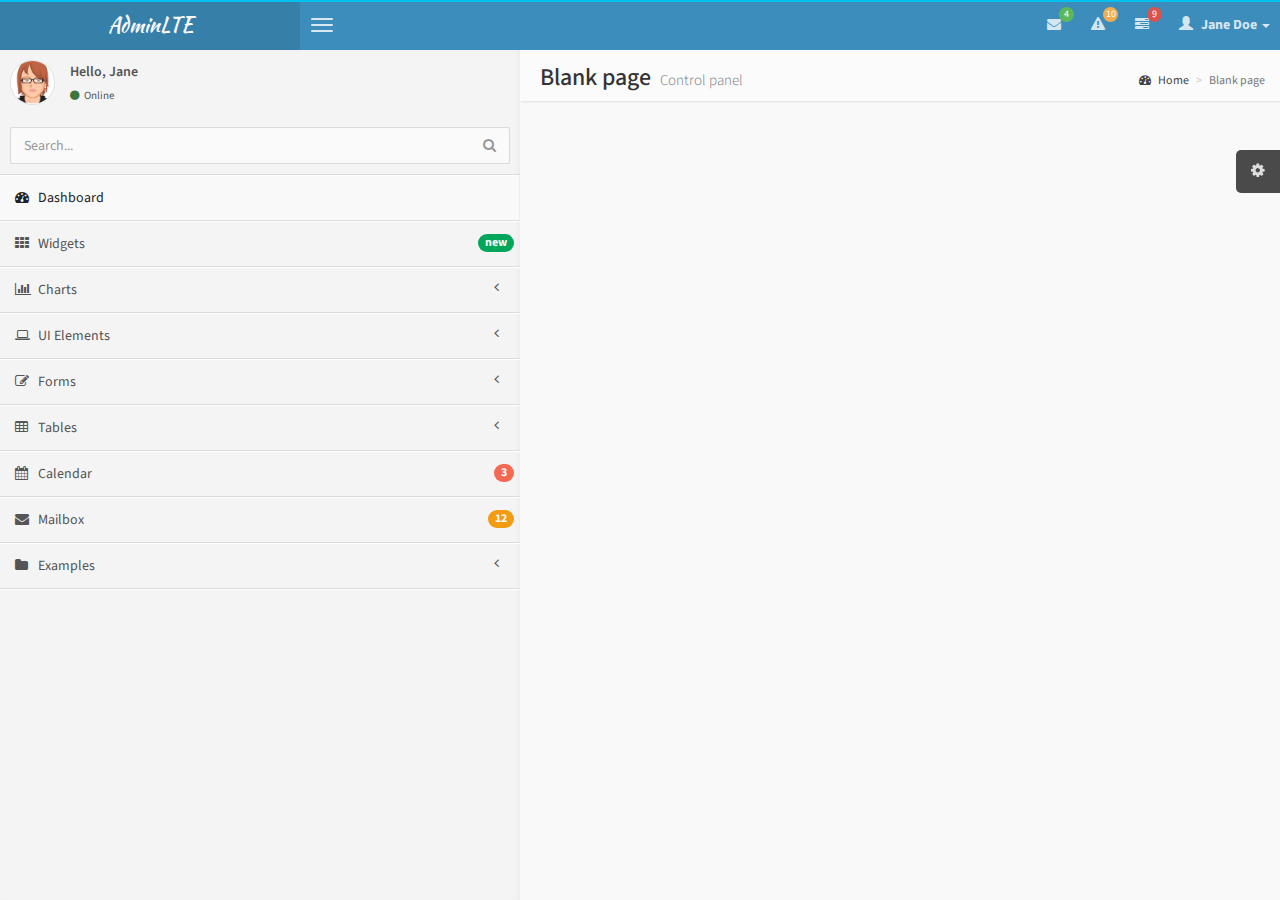
<file: pages/charts/empty.html>
<!DOCTYPE html>
<html>
    <head>
        <meta charset="UTF-8">
        <title>AdminLTE | Dashboard</title>
        <meta content='width=device-width, initial-scale=1, maximum-scale=1, user-scalable=no' name='viewport'>
        <link href="//maxcdn.bootstrapcdn.com/bootstrap/3.2.0/css/bootstrap.min.css" rel="stylesheet" type="text/css" />
        <link href="//cdnjs.cloudflare.com/ajax/libs/font-awesome/4.1.0/css/font-awesome.min.css" rel="stylesheet" type="text/css" />
        <!-- Ionicons -->
        <link href="//code.ionicframework.com/ionicons/1.5.2/css/ionicons.min.css" rel="stylesheet" type="text/css" />
        <!-- Theme style -->
        <link href="../../css/AdminLTE.css" rel="stylesheet" type="text/css" />

        <!-- HTML5 Shim and Respond.js IE8 support of HTML5 elements and media queries -->
        <!-- WARNING: Respond.js doesn't work if you view the page via file:// -->
        <!--[if lt IE 9]>
          <script src="https://oss.maxcdn.com/libs/html5shiv/3.7.0/html5shiv.js"></script>
          <script src="https://oss.maxcdn.com/libs/respond.js/1.3.0/respond.min.js"></script>
        <![endif]-->
    </head>
    <body class="skin-blue">
        <!-- header logo: style can be found in header.less -->
        <header class="header">
            <a href="../../index.html" class="logo">
                <!-- Add the class icon to your logo image or logo icon to add the margining -->
                AdminLTE
            </a>
            <!-- Header Navbar: style can be found in header.less -->
            <nav class="navbar navbar-static-top" role="navigation">
                <!-- Sidebar toggle button-->
                <a href="#" class="navbar-btn sidebar-toggle" data-toggle="offcanvas" role="button">
                    <span class="sr-only">Toggle navigation</span>
                    <span class="icon-bar"></span>
                    <span class="icon-bar"></span>
                    <span class="icon-bar"></span>
                </a>
                <div class="navbar-right">
                    <ul class="nav navbar-nav">
                        <!-- Messages: style can be found in dropdown.less-->
                        <li class="dropdown messages-menu">
                            <a href="#" class="dropdown-toggle" data-toggle="dropdown">
                                <i class="fa fa-envelope"></i>
                                <span class="label label-success">4</span>
                            </a>
                            <ul class="dropdown-menu">
                                <li class="header">You have 4 messages</li>
                                <li>
                                    <!-- inner menu: contains the actual data -->
                                    <ul class="menu">
                                        <li><!-- start message -->
                                            <a href="#">
                                                <div class="pull-left">
                                                    <img src="../../img/avatar3.png" class="img-circle" alt="User Image"/>
                                                </div>
                                                <h4>
                                                    Support Team
                                                    <small><i class="fa fa-clock-o"></i> 5 mins</small>
                                                </h4>
                                                <p>Why not buy a new awesome theme?</p>
                                            </a>
                                        </li><!-- end message -->
                                        <li>
                                            <a href="#">
                                                <div class="pull-left">
                                                    <img src="../../img/avatar2.png" class="img-circle" alt="user image"/>
                                                </div>
                                                <h4>
                                                    AdminLTE Design Team
                                                    <small><i class="fa fa-clock-o"></i> 2 hours</small>
                                                </h4>
                                                <p>Why not buy a new awesome theme?</p>
                                            </a>
                                        </li>
                                        <li>
                                            <a href="#">
                                                <div class="pull-left">
                                                    <img src="../../img/avatar.png" class="img-circle" alt="user image"/>
                                                </div>
                                                <h4>
                                                    Developers
                                                    <small><i class="fa fa-clock-o"></i> Today</small>
                                                </h4>
                                                <p>Why not buy a new awesome theme?</p>
                                            </a>
                                        </li>
                                        <li>
                                            <a href="#">
                                                <div class="pull-left">
                                                    <img src="../../img/avatar2.png" class="img-circle" alt="user image"/>
                                                </div>
                                                <h4>
                                                    Sales Department
                                                    <small><i class="fa fa-clock-o"></i> Yesterday</small>
                                                </h4>
                                                <p>Why not buy a new awesome theme?</p>
                                            </a>
                                        </li>
                                        <li>
                                            <a href="#">
                                                <div class="pull-left">
                                                    <img src="../../img/avatar.png" class="img-circle" alt="user image"/>
                                                </div>
                                                <h4>
                                                    Reviewers
                                                    <small><i class="fa fa-clock-o"></i> 2 days</small>
                                                </h4>
                                                <p>Why not buy a new awesome theme?</p>
                                            </a>
                                        </li>
                                    </ul>
                                </li>
                                <li class="footer"><a href="#">See All Messages</a></li>
                            </ul>
                        </li>
                        <!-- Notifications: style can be found in dropdown.less -->
                        <li class="dropdown notifications-menu">
                            <a href="#" class="dropdown-toggle" data-toggle="dropdown">
                                <i class="fa fa-warning"></i>
                                <span class="label label-warning">10</span>
                            </a>
                            <ul class="dropdown-menu">
                                <li class="header">You have 10 notifications</li>
                                <li>
                                    <!-- inner menu: contains the actual data -->
                                    <ul class="menu">
                                        <li>
                                            <a href="#">
                                                <i class="ion ion-ios7-people info"></i> 5 new members joined today
                                            </a>
                                        </li>
                                        <li>
                                            <a href="#">
                                                <i class="fa fa-warning danger"></i> Very long description here that may not fit into the page and may cause design problems
                                            </a>
                                        </li>
                                        <li>
                                            <a href="#">
                                                <i class="fa fa-users warning"></i> 5 new members joined
                                            </a>
                                        </li>

                                        <li>
                                            <a href="#">
                                                <i class="ion ion-ios7-cart success"></i> 25 sales made
                                            </a>
                                        </li>
                                        <li>
                                            <a href="#">
                                                <i class="ion ion-ios7-person danger"></i> You changed your username
                                            </a>
                                        </li>
                                    </ul>
                                </li>
                                <li class="footer"><a href="#">View all</a></li>
                            </ul>
                        </li>
                        <!-- Tasks: style can be found in dropdown.less -->
                        <li class="dropdown tasks-menu">
                            <a href="#" class="dropdown-toggle" data-toggle="dropdown">
                                <i class="fa fa-tasks"></i>
                                <span class="label label-danger">9</span>
                            </a>
                            <ul class="dropdown-menu">
                                <li class="header">You have 9 tasks</li>
                                <li>
                                    <!-- inner menu: contains the actual data -->
                                    <ul class="menu">
                                        <li><!-- Task item -->
                                            <a href="#">
                                                <h3>
                                                    Design some buttons
                                                    <small class="pull-right">20%</small>
                                                </h3>
                                                <div class="progress xs">
                                                    <div class="progress-bar progress-bar-aqua" style="width: 20%" role="progressbar" aria-valuenow="20" aria-valuemin="0" aria-valuemax="100">
                                                        <span class="sr-only">20% Complete</span>
                                                    </div>
                                                </div>
                                            </a>
                                        </li><!-- end task item -->
                                        <li><!-- Task item -->
                                            <a href="#">
                                                <h3>
                                                    Create a nice theme
                                                    <small class="pull-right">40%</small>
                                                </h3>
                                                <div class="progress xs">
                                                    <div class="progress-bar progress-bar-green" style="width: 40%" role="progressbar" aria-valuenow="20" aria-valuemin="0" aria-valuemax="100">
                                                        <span class="sr-only">40% Complete</span>
                                                    </div>
                                                </div>
                                            </a>
                                        </li><!-- end task item -->
                                        <li><!-- Task item -->
                                            <a href="#">
                                                <h3>
                                                    Some task I need to do
                                                    <small class="pull-right">60%</small>
                                                </h3>
                                                <div class="progress xs">
                                                    <div class="progress-bar progress-bar-red" style="width: 60%" role="progressbar" aria-valuenow="20" aria-valuemin="0" aria-valuemax="100">
                                                        <span class="sr-only">60% Complete</span>
                                                    </div>
                                                </div>
                                            </a>
                                        </li><!-- end task item -->
                                        <li><!-- Task item -->
                                            <a href="#">
                                                <h3>
                                                    Make beautiful transitions
                                                    <small class="pull-right">80%</small>
                                                </h3>
                                                <div class="progress xs">
                                                    <div class="progress-bar progress-bar-yellow" style="width: 80%" role="progressbar" aria-valuenow="20" aria-valuemin="0" aria-valuemax="100">
                                                        <span class="sr-only">80% Complete</span>
                                                    </div>
                                                </div>
                                            </a>
                                        </li><!-- end task item -->
                                    </ul>
                                </li>
                                <li class="footer">
                                    <a href="#">View all tasks</a>
                                </li>
                            </ul>
                        </li>
                        <!-- User Account: style can be found in dropdown.less -->
                        <li class="dropdown user user-menu">
                            <a href="#" class="dropdown-toggle" data-toggle="dropdown">
                                <i class="glyphicon glyphicon-user"></i>
                                <span>Jane Doe <i class="caret"></i></span>
                            </a>
                            <ul class="dropdown-menu">
                                <!-- User image -->
                                <li class="user-header bg-light-blue">
                                    <img src="../../img/avatar3.png" class="img-circle" alt="User Image" />
                                    <p>
                                        Jane Doe - Web Developer
                                        <small>Member since Nov. 2012</small>
                                    </p>
                                </li>
                                <!-- Menu Body -->
                                <li class="user-body">
                                    <div class="col-xs-4 text-center">
                                        <a href="#">Followers</a>
                                    </div>
                                    <div class="col-xs-4 text-center">
                                        <a href="#">Sales</a>
                                    </div>
                                    <div class="col-xs-4 text-center">
                                        <a href="#">Friends</a>
                                    </div>
                                </li>
                                <!-- Menu Footer-->
                                <li class="user-footer">
                                    <div class="pull-left">
                                        <a href="#" class="btn btn-default btn-flat">Profile</a>
                                    </div>
                                    <div class="pull-right">
                                        <a href="#" class="btn btn-default btn-flat">Sign out</a>
                                    </div>
                                </li>
                            </ul>
                        </li>
                    </ul>
                </div>
            </nav>
        </header>
        <div class="wrapper row-offcanvas row-offcanvas-left">
            <!-- Left side column. contains the logo and sidebar -->
            <aside class="left-side sidebar-offcanvas">
                <!-- sidebar: style can be found in sidebar.less -->
                <section class="sidebar">
                    <!-- Sidebar user panel -->
                    <div class="user-panel">
                        <div class="pull-left image">
                            <img src="../../img/avatar3.png" class="img-circle" alt="User Image" />
                        </div>
                        <div class="pull-left info">
                            <p>Hello, Jane</p>

                            <a href="#"><i class="fa fa-circle text-success"></i> Online</a>
                        </div>
                    </div>
                    <!-- search form -->
                    <form action="#" method="get" class="sidebar-form">
                        <div class="input-group">
                            <input type="text" name="q" class="form-control" placeholder="Search..."/>
                            <span class="input-group-btn">
                                <button type='submit' name='seach' id='search-btn' class="btn btn-flat"><i class="fa fa-search"></i></button>
                            </span>
                        </div>
                    </form>
                    <!-- /.search form -->
                    <!-- sidebar menu: : style can be found in sidebar.less -->
                    <ul class="sidebar-menu">
                        <li class="active">
                            <a href="../../index.html">
                                <i class="fa fa-dashboard"></i> <span>Dashboard</span>
                            </a>
                        </li>
                        <li>
                            <a href="../widgets.html">
                                <i class="fa fa-th"></i> <span>Widgets</span> <small class="badge pull-right bg-green">new</small>
                            </a>
                        </li>
                        <li class="treeview">
                            <a href="#">
                                <i class="fa fa-bar-chart-o"></i>
                                <span>Charts</span>
                                <i class="fa fa-angle-left pull-right"></i>
                            </a>
                            <ul class="treeview-menu">
                                <li><a href="morris.html"><i class="fa fa-angle-double-right"></i> Morris</a></li>
                                <li><a href="flot.html"><i class="fa fa-angle-double-right"></i> Flot</a></li>
                                <li><a href="inline.html"><i class="fa fa-angle-double-right"></i> Inline charts</a></li>
                            </ul>
                        </li>
                        <li class="treeview">
                            <a href="#">
                                <i class="fa fa-laptop"></i>
                                <span>UI Elements</span>
                                <i class="fa fa-angle-left pull-right"></i>
                            </a>
                            <ul class="treeview-menu">
                                <li><a href="../UI/general.html"><i class="fa fa-angle-double-right"></i> General</a></li>
                                <li><a href="../UI/icons.html"><i class="fa fa-angle-double-right"></i> Icons</a></li>
                                <li><a href="../UI/buttons.html"><i class="fa fa-angle-double-right"></i> Buttons</a></li>
                                <li><a href="../UI/sliders.html"><i class="fa fa-angle-double-right"></i> Sliders</a></li>
                                <li><a href="../UI/timeline.html"><i class="fa fa-angle-double-right"></i> Timeline</a></li>
                            </ul>
                        </li>
                        <li class="treeview">
                            <a href="#">
                                <i class="fa fa-edit"></i> <span>Forms</span>
                                <i class="fa fa-angle-left pull-right"></i>
                            </a>
                            <ul class="treeview-menu">
                                <li><a href="../forms/general.html"><i class="fa fa-angle-double-right"></i> General Elements</a></li>
                                <li><a href="../forms/advanced.html"><i class="fa fa-angle-double-right"></i> Advanced Elements</a></li>
                                <li><a href="../forms/editors.html"><i class="fa fa-angle-double-right"></i> Editors</a></li>
                            </ul>
                        </li>
                        <li class="treeview">
                            <a href="#">
                                <i class="fa fa-table"></i> <span>Tables</span>
                                <i class="fa fa-angle-left pull-right"></i>
                            </a>
                            <ul class="treeview-menu">
                                <li><a href="../tables/simple.html"><i class="fa fa-angle-double-right"></i> Simple tables</a></li>
                                <li><a href="../tables/data.html"><i class="fa fa-angle-double-right"></i> Data tables</a></li>
                            </ul>
                        </li>
                        <li>
                            <a href="../calendar.html">
                                <i class="fa fa-calendar"></i> <span>Calendar</span>
                                <small class="badge pull-right bg-red">3</small>
                            </a>
                        </li>
                        <li>
                            <a href="../mailbox.html">
                                <i class="fa fa-envelope"></i> <span>Mailbox</span>
                                <small class="badge pull-right bg-yellow">12</small>
                            </a>
                        </li>
                        <li class="treeview">
                            <a href="#">
                                <i class="fa fa-folder"></i> <span>Examples</span>
                                <i class="fa fa-angle-left pull-right"></i>
                            </a>
                            <ul class="treeview-menu">
                                <li><a href="../examples/invoice.html"><i class="fa fa-angle-double-right"></i> Invoice</a></li>
                                <li><a href="../examples/login.html"><i class="fa fa-angle-double-right"></i> Login</a></li>
                                <li><a href="../examples/register.html"><i class="fa fa-angle-double-right"></i> Register</a></li>
                                <li><a href="../examples/lockscreen.html"><i class="fa fa-angle-double-right"></i> Lockscreen</a></li>
                                <li><a href="../examples/404.html"><i class="fa fa-angle-double-right"></i> 404 Error</a></li>
                                <li><a href="../examples/500.html"><i class="fa fa-angle-double-right"></i> 500 Error</a></li>
                                <li><a href="../examples/blank.html"><i class="fa fa-angle-double-right"></i> Blank Page</a></li>
                            </ul>
                        </li>
                    </ul>
                </section>
                <!-- /.sidebar -->
            </aside>

            <!-- Right side column. Contains the navbar and content of the page -->
            <aside class="right-side">
                <!-- Content Header (Page header) -->
                <section class="content-header">
                    <h1>
                        Blank page
                        <small>Control panel</small>
                    </h1>
                    <ol class="breadcrumb">
                        <li><a href="#"><i class="fa fa-dashboard"></i> Home</a></li>
                        <li class="active">Blank page</li>
                    </ol>
                </section>

                <!-- Main content -->
                <section class="content">


                </section><!-- /.content -->
            </aside><!-- /.right-side -->
        </div><!-- ./wrapper -->

        <script src="//ajax.googleapis.com/ajax/libs/jquery/2.1.1/jquery.min.js"></script>
        <script src="//maxcdn.bootstrapcdn.com/bootstrap/3.2.0/js/bootstrap.min.js" type="text/javascript"></script>
        <!-- AdminLTE App -->
        <script src="../../js/AdminLTE/app.js" type="text/javascript"></script>
        <!-- AdminLTE for demo purposes -->
        <script src="../../js/AdminLTE/demo.js" type="text/javascript"></script>
    </body>
</html>
</file>
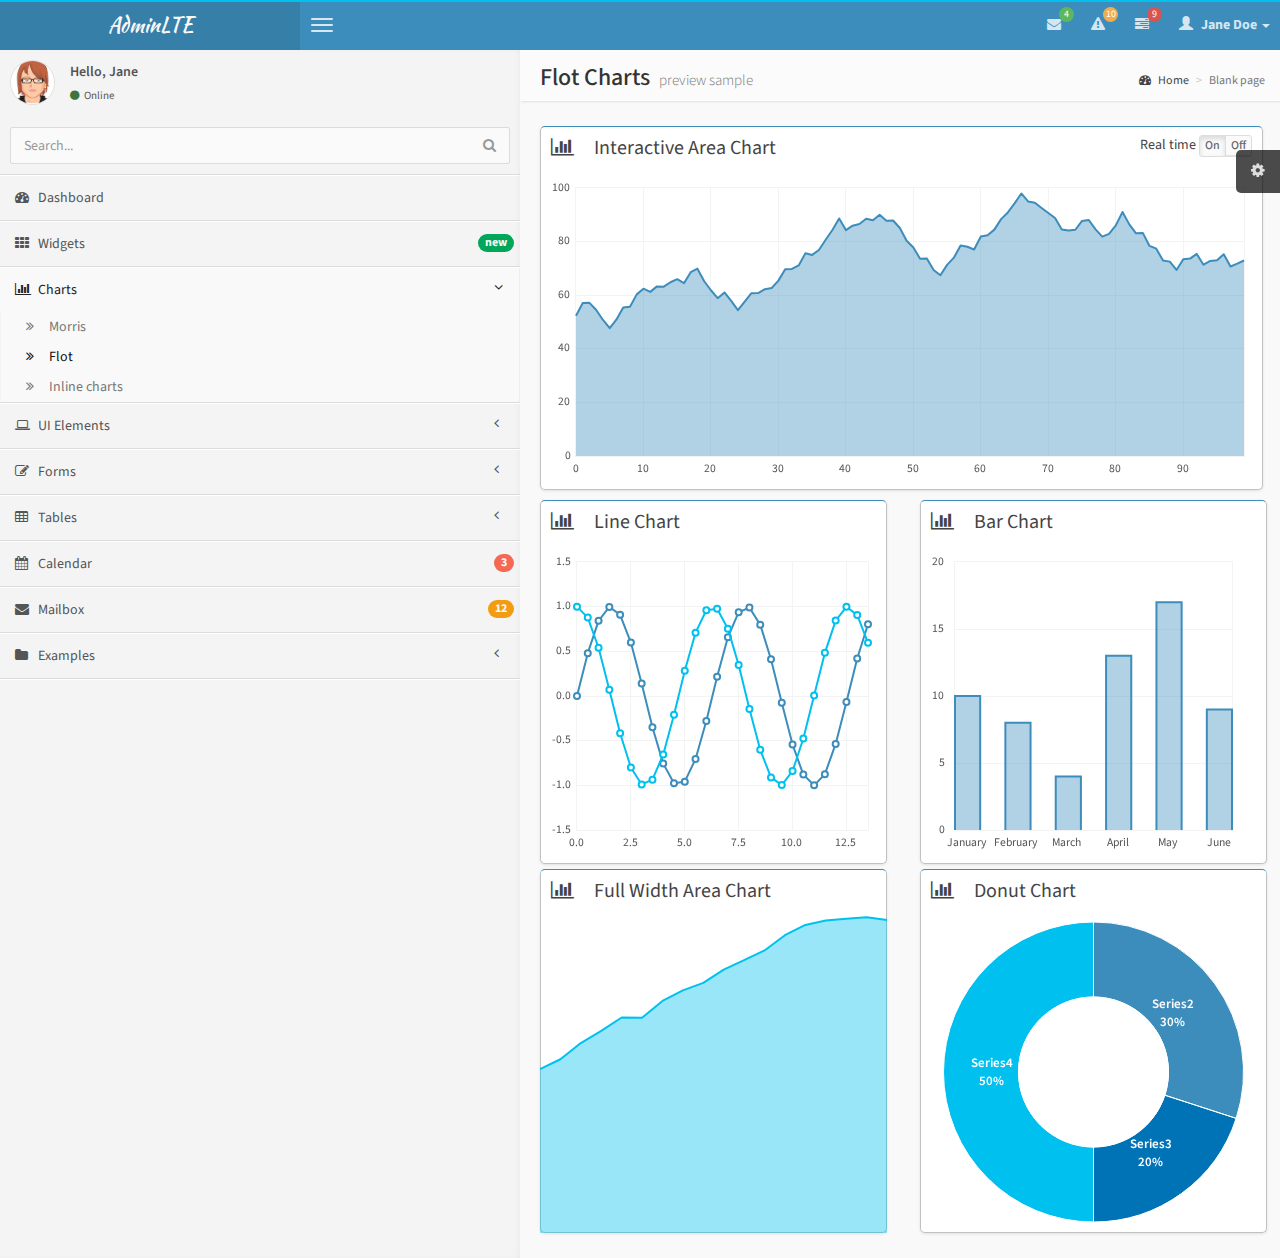
<file: pages/charts/flot.html>
<!DOCTYPE html>
<html>
    <head>
        <meta charset="UTF-8">
        <title>AdminLTE | Flot Charts</title>
        <meta content='width=device-width, initial-scale=1, maximum-scale=1, user-scalable=no' name='viewport'>
        <link href="//maxcdn.bootstrapcdn.com/bootstrap/3.2.0/css/bootstrap.min.css" rel="stylesheet" type="text/css" />
        <link href="//cdnjs.cloudflare.com/ajax/libs/font-awesome/4.1.0/css/font-awesome.min.css" rel="stylesheet" type="text/css" />
        <!-- Ionicons -->
        <link href="//code.ionicframework.com/ionicons/1.5.2/css/ionicons.min.css" rel="stylesheet" type="text/css" />
        <!-- Theme style -->
        <link href="../../css/AdminLTE.css" rel="stylesheet" type="text/css" />

        <!-- HTML5 Shim and Respond.js IE8 support of HTML5 elements and media queries -->
        <!-- WARNING: Respond.js doesn't work if you view the page via file:// -->
        <!--[if lt IE 9]>
          <script src="https://oss.maxcdn.com/libs/html5shiv/3.7.0/html5shiv.js"></script>
          <script src="https://oss.maxcdn.com/libs/respond.js/1.3.0/respond.min.js"></script>
        <![endif]-->
    </head>
    <body class="skin-blue">
        <!-- header logo: style can be found in header.less -->
        <header class="header">
            <a href="../../index.html" class="logo">
                <!-- Add the class icon to your logo image or logo icon to add the margining -->
                AdminLTE
            </a>
            <!-- Header Navbar: style can be found in header.less -->
            <nav class="navbar navbar-static-top" role="navigation">
                <!-- Sidebar toggle button-->
                <a href="#" class="navbar-btn sidebar-toggle" data-toggle="offcanvas" role="button">
                    <span class="sr-only">Toggle navigation</span>
                    <span class="icon-bar"></span>
                    <span class="icon-bar"></span>
                    <span class="icon-bar"></span>
                </a>
                <div class="navbar-right">
                    <ul class="nav navbar-nav">
                        <!-- Messages: style can be found in dropdown.less-->
                        <li class="dropdown messages-menu">
                            <a href="#" class="dropdown-toggle" data-toggle="dropdown">
                                <i class="fa fa-envelope"></i>
                                <span class="label label-success">4</span>
                            </a>
                            <ul class="dropdown-menu">
                                <li class="header">You have 4 messages</li>
                                <li>
                                    <!-- inner menu: contains the actual data -->
                                    <ul class="menu">
                                        <li><!-- start message -->
                                            <a href="#">
                                                <div class="pull-left">
                                                    <img src="../../img/avatar3.png" class="img-circle" alt="User Image"/>
                                                </div>
                                                <h4>
                                                    Support Team
                                                    <small><i class="fa fa-clock-o"></i> 5 mins</small>
                                                </h4>
                                                <p>Why not buy a new awesome theme?</p>
                                            </a>
                                        </li><!-- end message -->
                                        <li>
                                            <a href="#">
                                                <div class="pull-left">
                                                    <img src="../../img/avatar2.png" class="img-circle" alt="user image"/>
                                                </div>
                                                <h4>
                                                    AdminLTE Design Team
                                                    <small><i class="fa fa-clock-o"></i> 2 hours</small>
                                                </h4>
                                                <p>Why not buy a new awesome theme?</p>
                                            </a>
                                        </li>
                                        <li>
                                            <a href="#">
                                                <div class="pull-left">
                                                    <img src="../../img/avatar.png" class="img-circle" alt="user image"/>
                                                </div>
                                                <h4>
                                                    Developers
                                                    <small><i class="fa fa-clock-o"></i> Today</small>
                                                </h4>
                                                <p>Why not buy a new awesome theme?</p>
                                            </a>
                                        </li>
                                        <li>
                                            <a href="#">
                                                <div class="pull-left">
                                                    <img src="../../img/avatar2.png" class="img-circle" alt="user image"/>
                                                </div>
                                                <h4>
                                                    Sales Department
                                                    <small><i class="fa fa-clock-o"></i> Yesterday</small>
                                                </h4>
                                                <p>Why not buy a new awesome theme?</p>
                                            </a>
                                        </li>
                                        <li>
                                            <a href="#">
                                                <div class="pull-left">
                                                    <img src="../../img/avatar.png" class="img-circle" alt="user image"/>
                                                </div>
                                                <h4>
                                                    Reviewers
                                                    <small><i class="fa fa-clock-o"></i> 2 days</small>
                                                </h4>
                                                <p>Why not buy a new awesome theme?</p>
                                            </a>
                                        </li>
                                    </ul>
                                </li>
                                <li class="footer"><a href="#">See All Messages</a></li>
                            </ul>
                        </li>
                        <!-- Notifications: style can be found in dropdown.less -->
                        <li class="dropdown notifications-menu">
                            <a href="#" class="dropdown-toggle" data-toggle="dropdown">
                                <i class="fa fa-warning"></i>
                                <span class="label label-warning">10</span>
                            </a>
                            <ul class="dropdown-menu">
                                <li class="header">You have 10 notifications</li>
                                <li>
                                    <!-- inner menu: contains the actual data -->
                                    <ul class="menu">
                                        <li>
                                            <a href="#">
                                                <i class="ion ion-ios7-people info"></i> 5 new members joined today
                                            </a>
                                        </li>
                                        <li>
                                            <a href="#">
                                                <i class="fa fa-warning danger"></i> Very long description here that may not fit into the page and may cause design problems
                                            </a>
                                        </li>
                                        <li>
                                            <a href="#">
                                                <i class="fa fa-users warning"></i> 5 new members joined
                                            </a>
                                        </li>

                                        <li>
                                            <a href="#">
                                                <i class="ion ion-ios7-cart success"></i> 25 sales made
                                            </a>
                                        </li>
                                        <li>
                                            <a href="#">
                                                <i class="ion ion-ios7-person danger"></i> You changed your username
                                            </a>
                                        </li>
                                    </ul>
                                </li>
                                <li class="footer"><a href="#">View all</a></li>
                            </ul>
                        </li>
                        <!-- Tasks: style can be found in dropdown.less -->
                        <li class="dropdown tasks-menu">
                            <a href="#" class="dropdown-toggle" data-toggle="dropdown">
                                <i class="fa fa-tasks"></i>
                                <span class="label label-danger">9</span>
                            </a>
                            <ul class="dropdown-menu">
                                <li class="header">You have 9 tasks</li>
                                <li>
                                    <!-- inner menu: contains the actual data -->
                                    <ul class="menu">
                                        <li><!-- Task item -->
                                            <a href="#">
                                                <h3>
                                                    Design some buttons
                                                    <small class="pull-right">20%</small>
                                                </h3>
                                                <div class="progress xs">
                                                    <div class="progress-bar progress-bar-aqua" style="width: 20%" role="progressbar" aria-valuenow="20" aria-valuemin="0" aria-valuemax="100">
                                                        <span class="sr-only">20% Complete</span>
                                                    </div>
                                                </div>
                                            </a>
                                        </li><!-- end task item -->
                                        <li><!-- Task item -->
                                            <a href="#">
                                                <h3>
                                                    Create a nice theme
                                                    <small class="pull-right">40%</small>
                                                </h3>
                                                <div class="progress xs">
                                                    <div class="progress-bar progress-bar-green" style="width: 40%" role="progressbar" aria-valuenow="20" aria-valuemin="0" aria-valuemax="100">
                                                        <span class="sr-only">40% Complete</span>
                                                    </div>
                                                </div>
                                            </a>
                                        </li><!-- end task item -->
                                        <li><!-- Task item -->
                                            <a href="#">
                                                <h3>
                                                    Some task I need to do
                                                    <small class="pull-right">60%</small>
                                                </h3>
                                                <div class="progress xs">
                                                    <div class="progress-bar progress-bar-red" style="width: 60%" role="progressbar" aria-valuenow="20" aria-valuemin="0" aria-valuemax="100">
                                                        <span class="sr-only">60% Complete</span>
                                                    </div>
                                                </div>
                                            </a>
                                        </li><!-- end task item -->
                                        <li><!-- Task item -->
                                            <a href="#">
                                                <h3>
                                                    Make beautiful transitions
                                                    <small class="pull-right">80%</small>
                                                </h3>
                                                <div class="progress xs">
                                                    <div class="progress-bar progress-bar-yellow" style="width: 80%" role="progressbar" aria-valuenow="20" aria-valuemin="0" aria-valuemax="100">
                                                        <span class="sr-only">80% Complete</span>
                                                    </div>
                                                </div>
                                            </a>
                                        </li><!-- end task item -->
                                    </ul>
                                </li>
                                <li class="footer">
                                    <a href="#">View all tasks</a>
                                </li>
                            </ul>
                        </li>
                        <!-- User Account: style can be found in dropdown.less -->
                        <li class="dropdown user user-menu">
                            <a href="#" class="dropdown-toggle" data-toggle="dropdown">
                                <i class="glyphicon glyphicon-user"></i>
                                <span>Jane Doe <i class="caret"></i></span>
                            </a>
                            <ul class="dropdown-menu">
                                <!-- User image -->
                                <li class="user-header bg-light-blue">
                                    <img src="../../img/avatar3.png" class="img-circle" alt="User Image" />
                                    <p>
                                        Jane Doe - Web Developer
                                        <small>Member since Nov. 2012</small>
                                    </p>
                                </li>
                                <!-- Menu Body -->
                                <li class="user-body">
                                    <div class="col-xs-4 text-center">
                                        <a href="#">Followers</a>
                                    </div>
                                    <div class="col-xs-4 text-center">
                                        <a href="#">Sales</a>
                                    </div>
                                    <div class="col-xs-4 text-center">
                                        <a href="#">Friends</a>
                                    </div>
                                </li>
                                <!-- Menu Footer-->
                                <li class="user-footer">
                                    <div class="pull-left">
                                        <a href="#" class="btn btn-default btn-flat">Profile</a>
                                    </div>
                                    <div class="pull-right">
                                        <a href="#" class="btn btn-default btn-flat">Sign out</a>
                                    </div>
                                </li>
                            </ul>
                        </li>
                    </ul>
                </div>
            </nav>
        </header>
        <div class="wrapper row-offcanvas row-offcanvas-left">
            <!-- Left side column. contains the logo and sidebar -->
            <aside class="left-side sidebar-offcanvas">
                <!-- sidebar: style can be found in sidebar.less -->
                <section class="sidebar">
                    <!-- Sidebar user panel -->
                    <div class="user-panel">
                        <div class="pull-left image">
                            <img src="../../img/avatar3.png" class="img-circle" alt="User Image" />
                        </div>
                        <div class="pull-left info">
                            <p>Hello, Jane</p>

                            <a href="#"><i class="fa fa-circle text-success"></i> Online</a>
                        </div>
                    </div>
                    <!-- search form -->
                    <form action="#" method="get" class="sidebar-form">
                        <div class="input-group">
                            <input type="text" name="q" class="form-control" placeholder="Search..."/>
                            <span class="input-group-btn">
                                <button type='submit' name='seach' id='search-btn' class="btn btn-flat"><i class="fa fa-search"></i></button>
                            </span>
                        </div>
                    </form>
                    <!-- /.search form -->
                    <!-- sidebar menu: : style can be found in sidebar.less -->
                    <ul class="sidebar-menu">
                        <li>
                            <a href="../../index.html">
                                <i class="fa fa-dashboard"></i> <span>Dashboard</span>
                            </a>
                        </li>
                        <li>
                            <a href="../widgets.html">
                                <i class="fa fa-th"></i> <span>Widgets</span> <small class="badge pull-right bg-green">new</small>
                            </a>
                        </li>
                        <li class="treeview active">
                            <a href="#">
                                <i class="fa fa-bar-chart-o"></i>
                                <span>Charts</span>
                                <i class="fa fa-angle-left pull-right"></i>
                            </a>
                            <ul class="treeview-menu">
                                <li><a href="morris.html"><i class="fa fa-angle-double-right"></i> Morris</a></li>
                                <li class="active"><a href="flot.html"><i class="fa fa-angle-double-right"></i> Flot</a></li>
                                <li><a href="inline.html"><i class="fa fa-angle-double-right"></i> Inline charts</a></li>
                            </ul>
                        </li>
                        <li class="treeview">
                            <a href="#">
                                <i class="fa fa-laptop"></i>
                                <span>UI Elements</span>
                                <i class="fa fa-angle-left pull-right"></i>
                            </a>
                            <ul class="treeview-menu">
                                <li><a href="../UI/general.html"><i class="fa fa-angle-double-right"></i> General</a></li>
                                <li><a href="../UI/icons.html"><i class="fa fa-angle-double-right"></i> Icons</a></li>
                                <li><a href="../UI/buttons.html"><i class="fa fa-angle-double-right"></i> Buttons</a></li>
                                <li><a href="../UI/sliders.html"><i class="fa fa-angle-double-right"></i> Sliders</a></li>
                                <li><a href="../UI/timeline.html"><i class="fa fa-angle-double-right"></i> Timeline</a></li>
                            </ul>
                        </li>
                        <li class="treeview">
                            <a href="#">
                                <i class="fa fa-edit"></i> <span>Forms</span>
                                <i class="fa fa-angle-left pull-right"></i>
                            </a>
                            <ul class="treeview-menu">
                                <li><a href="../forms/general.html"><i class="fa fa-angle-double-right"></i> General Elements</a></li>
                                <li><a href="../forms/advanced.html"><i class="fa fa-angle-double-right"></i> Advanced Elements</a></li>
                                <li><a href="../forms/editors.html"><i class="fa fa-angle-double-right"></i> Editors</a></li>
                            </ul>
                        </li>
                        <li class="treeview">
                            <a href="#">
                                <i class="fa fa-table"></i> <span>Tables</span>
                                <i class="fa fa-angle-left pull-right"></i>
                            </a>
                            <ul class="treeview-menu">
                                <li><a href="../tables/simple.html"><i class="fa fa-angle-double-right"></i> Simple tables</a></li>
                                <li><a href="../tables/data.html"><i class="fa fa-angle-double-right"></i> Data tables</a></li>
                            </ul>
                        </li>
                        <li>
                            <a href="../calendar.html">
                                <i class="fa fa-calendar"></i> <span>Calendar</span>
                                <small class="badge pull-right bg-red">3</small>
                            </a>
                        </li>
                        <li>
                            <a href="../mailbox.html">
                                <i class="fa fa-envelope"></i> <span>Mailbox</span>
                                <small class="badge pull-right bg-yellow">12</small>
                            </a>
                        </li>
                        <li class="treeview">
                            <a href="#">
                                <i class="fa fa-folder"></i> <span>Examples</span>
                                <i class="fa fa-angle-left pull-right"></i>
                            </a>
                            <ul class="treeview-menu">
                                <li><a href="../examples/invoice.html"><i class="fa fa-angle-double-right"></i> Invoice</a></li>
                                <li><a href="../examples/login.html"><i class="fa fa-angle-double-right"></i> Login</a></li>
                                <li><a href="../examples/register.html"><i class="fa fa-angle-double-right"></i> Register</a></li>
                                <li><a href="../examples/lockscreen.html"><i class="fa fa-angle-double-right"></i> Lockscreen</a></li>
                                <li><a href="../examples/404.html"><i class="fa fa-angle-double-right"></i> 404 Error</a></li>
                                <li><a href="../examples/500.html"><i class="fa fa-angle-double-right"></i> 500 Error</a></li>
                                <li><a href="../examples/blank.html"><i class="fa fa-angle-double-right"></i> Blank Page</a></li>
                            </ul>
                        </li>
                    </ul>
                </section>
                <!-- /.sidebar -->
            </aside>

            <!-- Right side column. Contains the navbar and content of the page -->
            <aside class="right-side">
                <!-- Content Header (Page header) -->
                <section class="content-header">
                    <h1>
                        Flot Charts
                        <small>preview sample</small>
                    </h1>
                    <ol class="breadcrumb">
                        <li><a href="#"><i class="fa fa-dashboard"></i> Home</a></li>
                        <li class="active">Blank page</li>
                    </ol>
                </section>

                <!-- Main content -->
                <section class="content">
                    <div class="row">
                        <div class="col-xs-12">
                            <!-- interactive chart -->
                            <div class="box box-primary">
                                <div class="box-header">
                                    <i class="fa fa-bar-chart-o"></i>
                                    <h3 class="box-title">Interactive Area Chart</h3>
                                    <div class="box-tools pull-right">
                                        Real time
                                        <div class="btn-group" id="realtime" data-toggle="btn-toggle">
                                            <button type="button" class="btn btn-default btn-xs active" data-toggle="on">On</button>
                                            <button type="button" class="btn btn-default btn-xs" data-toggle="off">Off</button>
                                        </div>
                                    </div>
                                </div>
                                <div class="box-body">
                                    <div id="interactive" style="height: 300px;"></div>
                                </div><!-- /.box-body-->
                            </div><!-- /.box -->

                        </div><!-- /.col -->
                    </div><!-- /.row -->

                    <div class="row">
                        <div class="col-md-6">
                            <!-- Line chart -->
                            <div class="box box-primary">
                                <div class="box-header">
                                    <i class="fa fa-bar-chart-o"></i>
                                    <h3 class="box-title">Line Chart</h3>
                                </div>
                                <div class="box-body">
                                    <div id="line-chart" style="height: 300px;"></div>
                                </div><!-- /.box-body-->
                            </div><!-- /.box -->

                            <!-- Area chart -->
                            <div class="box box-primary">
                                <div class="box-header">
                                    <i class="fa fa-bar-chart-o"></i>
                                    <h3 class="box-title">Full Width Area Chart</h3>
                                </div>
                                <div class="box-body">
                                    <div id="area-chart" style="height: 338px;" class="full-width-chart"></div>
                                </div><!-- /.box-body-->
                            </div><!-- /.box -->

                        </div><!-- /.col -->

                        <div class="col-md-6">
                            <!-- Bar chart -->
                            <div class="box box-primary">
                                <div class="box-header">
                                    <i class="fa fa-bar-chart-o"></i>
                                    <h3 class="box-title">Bar Chart</h3>
                                </div>
                                <div class="box-body">
                                    <div id="bar-chart" style="height: 300px;"></div>
                                </div><!-- /.box-body-->
                            </div><!-- /.box -->

                            <!-- Donut chart -->
                            <div class="box box-primary">
                                <div class="box-header">
                                    <i class="fa fa-bar-chart-o"></i>
                                    <h3 class="box-title">Donut Chart</h3>
                                </div>
                                <div class="box-body">
                                    <div id="donut-chart" style="height: 300px;"></div>
                                </div><!-- /.box-body-->
                            </div><!-- /.box -->
                        </div><!-- /.col -->
                    </div><!-- /.row -->
                </section><!-- /.content -->

            </aside><!-- /.right-side -->
        </div><!-- ./wrapper -->

        <script src="//ajax.googleapis.com/ajax/libs/jquery/2.1.1/jquery.min.js"></script>
        <script src="//maxcdn.bootstrapcdn.com/bootstrap/3.2.0/js/bootstrap.min.js" type="text/javascript"></script>
        <!-- AdminLTE App -->
        <script src="../../js/AdminLTE/app.js" type="text/javascript"></script>
        <!-- AdminLTE for demo purposes -->
        <script src="../../js/AdminLTE/demo.js" type="text/javascript"></script>
        <!-- FLOT CHARTS -->
        <script src="../../js/plugins/flot/jquery.flot.min.js" type="text/javascript"></script>
        <!-- FLOT RESIZE PLUGIN - allows the chart to redraw when the window is resized -->
        <script src="../../js/plugins/flot/jquery.flot.resize.min.js" type="text/javascript"></script>
        <!-- FLOT PIE PLUGIN - also used to draw donut charts -->
        <script src="../../js/plugins/flot/jquery.flot.pie.min.js" type="text/javascript"></script>
        <!-- FLOT CATEGORIES PLUGIN - Used to draw bar charts -->
        <script src="../../js/plugins/flot/jquery.flot.categories.min.js" type="text/javascript"></script>

        <!-- Page script -->
        <script type="text/javascript">

            $(function() {

                /*
                 * Flot Interactive Chart
                 * -----------------------
                 */
                // We use an inline data source in the example, usually data would
                // be fetched from a server
                var data = [], totalPoints = 100;
                function getRandomData() {

                    if (data.length > 0)
                        data = data.slice(1);

                    // Do a random walk
                    while (data.length < totalPoints) {

                        var prev = data.length > 0 ? data[data.length - 1] : 50,
                                y = prev + Math.random() * 10 - 5;

                        if (y < 0) {
                            y = 0;
                        } else if (y > 100) {
                            y = 100;
                        }

                        data.push(y);
                    }

                    // Zip the generated y values with the x values
                    var res = [];
                    for (var i = 0; i < data.length; ++i) {
                        res.push([i, data[i]]);
                    }

                    return res;
                }

                var interactive_plot = $.plot("#interactive", [getRandomData()], {
                    grid: {
                        borderColor: "#f3f3f3",
                        borderWidth: 1,
                        tickColor: "#f3f3f3"
                    },
                    series: {
                        shadowSize: 0, // Drawing is faster without shadows
                        color: "#3c8dbc"
                    },
                    lines: {
                        fill: true, //Converts the line chart to area chart
                        color: "#3c8dbc"
                    },
                    yaxis: {
                        min: 0,
                        max: 100,
                        show: true
                    },
                    xaxis: {
                        show: true
                    }
                });

                var updateInterval = 500; //Fetch data ever x milliseconds
                var realtime = "on"; //If == to on then fetch data every x seconds. else stop fetching
                function update() {

                    interactive_plot.setData([getRandomData()]);

                    // Since the axes don't change, we don't need to call plot.setupGrid()
                    interactive_plot.draw();
                    if (realtime === "on")
                        setTimeout(update, updateInterval);
                }

                //INITIALIZE REALTIME DATA FETCHING
                if (realtime === "on") {
                    update();
                }
                //REALTIME TOGGLE
                $("#realtime .btn").click(function() {
                    if ($(this).data("toggle") === "on") {
                        realtime = "on";
                    }
                    else {
                        realtime = "off";
                    }
                    update();
                });
                /*
                 * END INTERACTIVE CHART
                 */


                /*
                 * LINE CHART
                 * ----------
                 */
                //LINE randomly generated data

                var sin = [], cos = [];
                for (var i = 0; i < 14; i += 0.5) {
                    sin.push([i, Math.sin(i)]);
                    cos.push([i, Math.cos(i)]);
                }
                var line_data1 = {
                    data: sin,
                    color: "#3c8dbc"
                };
                var line_data2 = {
                    data: cos,
                    color: "#00c0ef"
                };
                $.plot("#line-chart", [line_data1, line_data2], {
                    grid: {
                        hoverable: true,
                        borderColor: "#f3f3f3",
                        borderWidth: 1,
                        tickColor: "#f3f3f3"
                    },
                    series: {
                        shadowSize: 0,
                        lines: {
                            show: true
                        },
                        points: {
                            show: true
                        }
                    },
                    lines: {
                        fill: false,
                        color: ["#3c8dbc", "#f56954"]
                    },
                    yaxis: {
                        show: true,
                    },
                    xaxis: {
                        show: true
                    }
                });
                //Initialize tooltip on hover
                $("<div class='tooltip-inner' id='line-chart-tooltip'></div>").css({
                    position: "absolute",
                    display: "none",
                    opacity: 0.8
                }).appendTo("body");
                $("#line-chart").bind("plothover", function(event, pos, item) {

                    if (item) {
                        var x = item.datapoint[0].toFixed(2),
                                y = item.datapoint[1].toFixed(2);

                        $("#line-chart-tooltip").html(item.series.label + " of " + x + " = " + y)
                                .css({top: item.pageY + 5, left: item.pageX + 5})
                                .fadeIn(200);
                    } else {
                        $("#line-chart-tooltip").hide();
                    }

                });
                /* END LINE CHART */

                /*
                 * FULL WIDTH STATIC AREA CHART
                 * -----------------
                 */
                var areaData = [[2, 88.0], [3, 93.3], [4, 102.0], [5, 108.5], [6, 115.7], [7, 115.6],
                    [8, 124.6], [9, 130.3], [10, 134.3], [11, 141.4], [12, 146.5], [13, 151.7], [14, 159.9],
                    [15, 165.4], [16, 167.8], [17, 168.7], [18, 169.5], [19, 168.0]];
                $.plot("#area-chart", [areaData], {
                    grid: {
                        borderWidth: 0
                    },
                    series: {
                        shadowSize: 0, // Drawing is faster without shadows
                        color: "#00c0ef"
                    },
                    lines: {
                        fill: true //Converts the line chart to area chart
                    },
                    yaxis: {
                        show: false
                    },
                    xaxis: {
                        show: false
                    }
                });

                /* END AREA CHART */

                /*
                 * BAR CHART
                 * ---------
                 */

                var bar_data = {
                    data: [["January", 10], ["February", 8], ["March", 4], ["April", 13], ["May", 17], ["June", 9]],
                    color: "#3c8dbc"
                };
                $.plot("#bar-chart", [bar_data], {
                    grid: {
                        borderWidth: 1,
                        borderColor: "#f3f3f3",
                        tickColor: "#f3f3f3"
                    },
                    series: {
                        bars: {
                            show: true,
                            barWidth: 0.5,
                            align: "center"
                        }
                    },
                    xaxis: {
                        mode: "categories",
                        tickLength: 0
                    }
                });
                /* END BAR CHART */

                /*
                 * DONUT CHART
                 * -----------
                 */

                var donutData = [
                    {label: "Series2", data: 30, color: "#3c8dbc"},
                    {label: "Series3", data: 20, color: "#0073b7"},
                    {label: "Series4", data: 50, color: "#00c0ef"}
                ];
                $.plot("#donut-chart", donutData, {
                    series: {
                        pie: {
                            show: true,
                            radius: 1,
                            innerRadius: 0.5,
                            label: {
                                show: true,
                                radius: 2 / 3,
                                formatter: labelFormatter,
                                threshold: 0.1
                            }

                        }
                    },
                    legend: {
                        show: false
                    }
                });
                /*
                 * END DONUT CHART
                 */

            });

            /*
             * Custom Label formatter
             * ----------------------
             */
            function labelFormatter(label, series) {
                return "<div style='font-size:13px; text-align:center; padding:2px; color: #fff; font-weight: 600;'>"
                        + label
                        + "<br/>"
                        + Math.round(series.percent) + "%</div>";
            }
        </script>
    </body>
</html>
</file>
<file: css/morris/morris.css>
.morris-hover{position:absolute;z-index:1090;}.morris-hover.morris-default-style{border-radius:10px;padding:6px;color:#f9f9f9;background:rgba(0, 0, 0, 0.8);border:solid 2px rgba(0, 0, 0, 0.9);font-weight: 600;font-size:14px;text-align:center;}.morris-hover.morris-default-style .morris-hover-row-label{font-weight:bold;margin:0.25em 0;}
.morris-hover.morris-default-style .morris-hover-point{white-space:nowrap;margin:0.1em 0;}
</file>
<file: css/AdminLTE.css>
@import url(//fonts.googleapis.com/css?family=Source+Sans+Pro:300,400,600,700,300italic,400italic,600italic);
@import url(//fonts.googleapis.com/css?family=Kaushan+Script);
/*! 
 *   AdminLTE v1.2
 *   Author: AlmsaeedStudio.com
 *   License: Open source - MIT
 *           Please visit http://opensource.org/licenses/MIT for more information
!*/
/*
    Core: General style
----------------------------
*/
html,
body {
  overflow-x: hidden!important;
  font-family: 'Source Sans Pro', sans-serif;
  -webkit-font-smoothing: antialiased;
  min-height: 100%;
  background: #f9f9f9;
}
a {
  color: #3c8dbc;
}
a:hover,
a:active,
a:focus {
  outline: none;
  text-decoration: none;
  color: #72afd2;
}
/* Layouts */
.wrapper {
  min-height: 100%;
}
.wrapper:before,
.wrapper:after {
  display: table;
  content: " ";
}
.wrapper:after {
  clear: both;
}
/* Header */
body > .header {
  position: absolute;
  top: 0;
  left: 0;
  right: 0;
  z-index: 1030;
}
/* Define 2 column template */
.right-side,
.left-side {
  min-height: 100%;
  display: block;
}
/*right side - contins main content*/
.right-side {
  background-color: #f9f9f9;
  margin-left: 520px;
}
/*left side - contains sidebar*/
.left-side {
  position: absolute;
  width: 520px;
  top: 0;
}
@media screen and (min-width: 992px) {
  .left-side {
    top: 50px;
  }
  /*Right side strech mode*/
  .right-side.strech {
    margin-left: 0;
  }
  .right-side.strech > .content-header {
    margin-top: 0px;
  }
  /* Left side collapse */
  .left-side.collapse-left {
    left: -520px;
  }
}
/*Give content full width on xs screens*/
@media screen and (max-width: 992px) {
  .right-side {
    margin-left: 0;
  }
}
/*
    By default the layout is not fixed but if you add the class .fixed to the body element
    the sidebar and the navbar will automatically become poisitioned fixed
*/
body.fixed > .header,
body.fixed .left-side,
body.fixed .navbar {
  position: fixed;
}
body.fixed > .header {
  top: 0;
  right: 0;
  left: 0;
}
body.fixed .navbar {
  left: 0;
  right: 0;
}
body.fixed .wrapper {
  margin-top: 50px;
}
/* Content */
.content {
  padding: 20px 15px;
  background: #f9f9f9;
  overflow: auto;
}
/* Utility */
/* H1 - H6 font */
h1,
h2,
h3,
h4,
h5,
h6,
.h1,
.h2,
.h3,
.h4,
.h5,
.h6 {
  font-family: 'Source Sans Pro', sans-serif;
}
/* Page Header */
.page-header {
  margin: 10px 0 20px 0;
  font-size: 22px;
}
.page-header > small {
  color: #666;
  display: block;
  margin-top: 5px;
}
/* All images should be responsive */
img {
  max-width: 100% !important;
}
.sort-highlight {
  background: #f4f4f4;
  border: 1px dashed #ddd;
  margin-bottom: 10px;
}
/* 10px padding and margins */
.pad {
  padding: 10px;
}
.margin {
  margin: 10px;
}
/* Display inline */
.inline {
  display: inline;
  width: auto;
}
/* Background colors */
.bg-red,
.bg-yellow,
.bg-aqua,
.bg-blue,
.bg-light-blue,
.bg-green,
.bg-navy,
.bg-teal,
.bg-olive,
.bg-lime,
.bg-orange,
.bg-fuchsia,
.bg-purple,
.bg-maroon,
.bg-black {
  color: #f9f9f9 !important;
}
.bg-gray {
  background-color: #eaeaec !important;
}
.bg-black {
  background-color: #222222 !important;
}
.bg-red {
  background-color: #f56954 !important;
}
.bg-yellow {
  background-color: #f39c12 !important;
}
.bg-aqua {
  background-color: #00c0ef !important;
}
.bg-blue {
  background-color: #0073b7 !important;
}
.bg-light-blue {
  background-color: #3c8dbc !important;
}
.bg-green {
  background-color: #00a65a !important;
}
.bg-navy {
  background-color: #001f3f !important;
}
.bg-teal {
  background-color: #39cccc !important;
}
.bg-olive {
  background-color: #3d9970 !important;
}
.bg-lime {
  background-color: #01ff70 !important;
}
.bg-orange {
  background-color: #ff851b !important;
}
.bg-fuchsia {
  background-color: #f012be !important;
}
.bg-purple {
  background-color: #932ab6 !important;
}
.bg-maroon {
  background-color: #85144b !important;
}
/* Text colors */
.text-red {
  color: #f56954 !important;
}
.text-yellow {
  color: #f39c12 !important;
}
.text-aqua {
  color: #00c0ef !important;
}
.text-blue {
  color: #0073b7 !important;
}
.text-black {
  color: #222222 !important;
}
.text-light-blue {
  color: #3c8dbc !important;
}
.text-green {
  color: #00a65a !important;
}
.text-navy {
  color: #001f3f !important;
}
.text-teal {
  color: #39cccc !important;
}
.text-olive {
  color: #3d9970 !important;
}
.text-lime {
  color: #01ff70 !important;
}
.text-orange {
  color: #ff851b !important;
}
.text-fuchsia {
  color: #f012be !important;
}
.text-purple {
  color: #932ab6 !important;
}
.text-maroon {
  color: #85144b !important;
}
/*Hide elements by display none only*/
.hide {
  display: none !important;
}
/* Remove borders */
.no-border {
  border: 0px !important;
}
/* Remove padding */
.no-padding {
  padding: 0px !important;
}
/* Remove margins */
.no-margin {
  margin: 0px !important;
}
/* Remove box shadow */
.no-shadow {
  box-shadow: none!important;
}
/* Don't display when printing */
@media print {
  .no-print {
    display: none;
  }
  .left-side,
  .header,
  .content-header {
    display: none;
  }
  .right-side {
    margin: 0;
  }
}
/* Remove border radius */
.flat {
  -webkit-border-radius: 0 !important;
  -moz-border-radius: 0 !important;
  border-radius: 0 !important;
}
/* Change the color of the striped tables */
.table-striped > tbody > tr:nth-child(odd) > td,
.table-striped > tbody > tr:nth-child(odd) > th {
  background-color: #f3f4f5;
}
.table.no-border,
.table.no-border td,
.table.no-border th {
  border: 0;
}
/* .text-center in tables */
table.text-center,
table.text-center td,
table.text-center th {
  text-align: center;
}
.table.align th {
  text-align: left;
}
.table.align td {
  text-align: right;
}
.text-bold,
.text-bold.table td,
.text-bold.table th {
  font-weight: 700;
}
.border-radius-none {
  -webkit-border-radius: 0 !important;
  -moz-border-radius: 0 !important;
  border-radius: 0 !important;
}
/* _fix for sparkline tooltip */
.jqstooltip {
  padding: 5px!important;
  width: auto!important;
  height: auto!important;
}
/*
Gradient Background colors
*/
.bg-teal-gradient {
  background: #39cccc !important;
  background: -webkit-gradient(linear, left bottom, left top, color-stop(0, #39cccc), color-stop(1, #7adddd)) !important;
  background: -ms-linear-gradient(bottom, #39cccc, #7adddd) !important;
  background: -moz-linear-gradient(center bottom, #39cccc 0%, #7adddd 100%) !important;
  background: -o-linear-gradient(#7adddd, #39cccc) !important;
  filter: progid:DXImageTransform.Microsoft.gradient(startColorstr='#7adddd', endColorstr='#39cccc', GradientType=0) !important;
  color: #fff;
}
.bg-light-blue-gradient {
  background: #3c8dbc !important;
  background: -webkit-gradient(linear, left bottom, left top, color-stop(0, #3c8dbc), color-stop(1, #67a8ce)) !important;
  background: -ms-linear-gradient(bottom, #3c8dbc, #67a8ce) !important;
  background: -moz-linear-gradient(center bottom, #3c8dbc 0%, #67a8ce 100%) !important;
  background: -o-linear-gradient(#67a8ce, #3c8dbc) !important;
  filter: progid:DXImageTransform.Microsoft.gradient(startColorstr='#67a8ce', endColorstr='#3c8dbc', GradientType=0) !important;
  color: #fff;
}
.bg-blue-gradient {
  background: #0073b7 !important;
  background: -webkit-gradient(linear, left bottom, left top, color-stop(0, #0073b7), color-stop(1, #0089db)) !important;
  background: -ms-linear-gradient(bottom, #0073b7, #0089db) !important;
  background: -moz-linear-gradient(center bottom, #0073b7 0%, #0089db 100%) !important;
  background: -o-linear-gradient(#0089db, #0073b7) !important;
  filter: progid:DXImageTransform.Microsoft.gradient(startColorstr='#0089db', endColorstr='#0073b7', GradientType=0) !important;
  color: #fff;
}
.bg-aqua-gradient {
  background: #00c0ef !important;
  background: -webkit-gradient(linear, left bottom, left top, color-stop(0, #00c0ef), color-stop(1, #14d1ff)) !important;
  background: -ms-linear-gradient(bottom, #00c0ef, #14d1ff) !important;
  background: -moz-linear-gradient(center bottom, #00c0ef 0%, #14d1ff 100%) !important;
  background: -o-linear-gradient(#14d1ff, #00c0ef) !important;
  filter: progid:DXImageTransform.Microsoft.gradient(startColorstr='#14d1ff', endColorstr='#00c0ef', GradientType=0) !important;
  color: #fff;
}
.bg-yellow-gradient {
  background: #f39c12 !important;
  background: -webkit-gradient(linear, left bottom, left top, color-stop(0, #f39c12), color-stop(1, #f7bc60)) !important;
  background: -ms-linear-gradient(bottom, #f39c12, #f7bc60) !important;
  background: -moz-linear-gradient(center bottom, #f39c12 0%, #f7bc60 100%) !important;
  background: -o-linear-gradient(#f7bc60, #f39c12) !important;
  filter: progid:DXImageTransform.Microsoft.gradient(startColorstr='#f7bc60', endColorstr='#f39c12', GradientType=0) !important;
  color: #fff;
}
.bg-purple-gradient {
  background: #932ab6 !important;
  background: -webkit-gradient(linear, left bottom, left top, color-stop(0, #932ab6), color-stop(1, #b959d9)) !important;
  background: -ms-linear-gradient(bottom, #932ab6, #b959d9) !important;
  background: -moz-linear-gradient(center bottom, #932ab6 0%, #b959d9 100%) !important;
  background: -o-linear-gradient(#b959d9, #932ab6) !important;
  filter: progid:DXImageTransform.Microsoft.gradient(startColorstr='#b959d9', endColorstr='#932ab6', GradientType=0) !important;
  color: #fff;
}
.bg-green-gradient {
  background: #00a65a !important;
  background: -webkit-gradient(linear, left bottom, left top, color-stop(0, #00a65a), color-stop(1, #00ca6d)) !important;
  background: -ms-linear-gradient(bottom, #00a65a, #00ca6d) !important;
  background: -moz-linear-gradient(center bottom, #00a65a 0%, #00ca6d 100%) !important;
  background: -o-linear-gradient(#00ca6d, #00a65a) !important;
  filter: progid:DXImageTransform.Microsoft.gradient(startColorstr='#00ca6d', endColorstr='#00a65a', GradientType=0) !important;
  color: #fff;
}
.bg-red-gradient {
  background: #f56954 !important;
  background: -webkit-gradient(linear, left bottom, left top, color-stop(0, #f56954), color-stop(1, #f89384)) !important;
  background: -ms-linear-gradient(bottom, #f56954, #f89384) !important;
  background: -moz-linear-gradient(center bottom, #f56954 0%, #f89384 100%) !important;
  background: -o-linear-gradient(#f89384, #f56954) !important;
  filter: progid:DXImageTransform.Microsoft.gradient(startColorstr='#f89384', endColorstr='#f56954', GradientType=0) !important;
  color: #fff;
}
.bg-black-gradient {
  background: #222222 !important;
  background: -webkit-gradient(linear, left bottom, left top, color-stop(0, #222222), color-stop(1, #3c3c3c)) !important;
  background: -ms-linear-gradient(bottom, #222222, #3c3c3c) !important;
  background: -moz-linear-gradient(center bottom, #222222 0%, #3c3c3c 100%) !important;
  background: -o-linear-gradient(#3c3c3c, #222222) !important;
  filter: progid:DXImageTransform.Microsoft.gradient(startColorstr='#3c3c3c', endColorstr='#222222', GradientType=0) !important;
  color: #fff;
}
.bg-maroon-gradient {
  background: #85144b !important;
  background: -webkit-gradient(linear, left bottom, left top, color-stop(0, #85144b), color-stop(1, #b11b64)) !important;
  background: -ms-linear-gradient(bottom, #85144b, #b11b64) !important;
  background: -moz-linear-gradient(center bottom, #85144b 0%, #b11b64 100%) !important;
  background: -o-linear-gradient(#b11b64, #85144b) !important;
  filter: progid:DXImageTransform.Microsoft.gradient(startColorstr='#b11b64', endColorstr='#85144b', GradientType=0) !important;
  color: #fff;
}
.connectedSortable {
  min-height: 100px;
}
/*---------------------------------------------------
    LESS Elements 0.9
  ---------------------------------------------------
    A set of useful LESS mixins
    More info at: http://lesselements.com
  ---------------------------------------------------*/
/*
    Components: navbar, logo and content header
-------------------------------------------------
*/
body > .header {
  position: relative;
  max-height: 100px;
  z-index: 1030;
}
body > .header .navbar {
  height: 50px;
  margin-bottom: 0;
  margin-left: 300px;
}
body > .header .navbar .sidebar-toggle {
  float: left;
  padding: 9px 5px;
  margin-top: 8px;
  margin-right: 0;
  margin-bottom: 8px;
  margin-left: 5px;
  background-color: transparent;
  background-image: none;
  border: 1px solid transparent;
  -webkit-border-radius: 0 !important;
  -moz-border-radius: 0 !important;
  border-radius: 0 !important;
}
body > .header .navbar .sidebar-toggle:hover .icon-bar {
  background: #f6f6f6;
}
body > .header .navbar .sidebar-toggle .icon-bar {
  display: block;
  width: 22px;
  height: 2px;
  -webkit-border-radius: 4px;
  -moz-border-radius: 4px;
  border-radius: 4px;
}
body > .header .navbar .sidebar-toggle .icon-bar + .icon-bar {
  margin-top: 4px;
}
body > .header .navbar .nav > li.user > a {
  font-weight: bold;
}
body > .header .navbar .nav > li.user > a > .fa,
body > .header .navbar .nav > li.user > a > .glyphicon,
body > .header .navbar .nav > li.user > a > .ion {
  margin-right: 5px;
}
body > .header .navbar .nav > li > a > .label {
  -webkit-border-radius: 50%;
  -moz-border-radius: 50%;
  border-radius: 50%;
  position: absolute;
  top: 7px;
  right: 2px;
  font-size: 10px;
  font-weight: normal;
  width: 15px;
  height: 15px;
  line-height: 1.0em;
  text-align: center;
  padding: 2px;
}
body > .header .navbar .nav > li > a:hover > .label {
  top: 3px;
}
body > .header .logo {
  float: left;
  font-size: 20px;
  line-height: 50px;
  text-align: center;
  padding: 0 10px;
  width: 300px;
  font-family: 'Kaushan Script', cursive;
  font-weight: 500;
  height: 50px;
  display: block;
}
body > .header .logo .icon {
  margin-right: 10px;
}
.right-side > .content-header {
  position: relative;
  padding: 15px 15px 10px 20px;
}
.right-side > .content-header > h1 {
  margin: 0;
  font-size: 24px;
}
.right-side > .content-header > h1 > small {
  font-size: 15px;
  display: inline-block;
  padding-left: 4px;
  font-weight: 300;
}
.right-side > .content-header > .breadcrumb {
  float: right;
  background: transparent;
  margin-top: 0px;
  margin-bottom: 0;
  font-size: 12px;
  padding: 7px 5px;
  position: absolute;
  top: 15px;
  right: 10px;
  -webkit-border-radius: 2px;
  -moz-border-radius: 2px;
  border-radius: 2px;
}
.right-side > .content-header > .breadcrumb > li > a {
  color: #444;
  text-decoration: none;
}
.right-side > .content-header > .breadcrumb > li > a > .fa,
.right-side > .content-header > .breadcrumb > li > a > .glyphicon,
.right-side > .content-header > .breadcrumb > li > a > .ion {
  margin-right: 5px;
}
.right-side > .content-header > .breadcrumb > li + li:before {
  content: '>\00a0';
}
@media screen and (max-width: 767px) {
  .right-side > .content-header > .breadcrumb {
    position: relative;
    margin-top: 5px;
    top: 0;
    right: 0;
    float: none;
    background: #efefef;
  }
}
@media (max-width: 767px) {
  .navbar .navbar-nav > li {
    float: left;
  }
  .navbar-nav {
    margin: 0;
    float: left;
  }
  .navbar-nav > li > a {
    padding-top: 15px;
    padding-bottom: 15px;
    line-height: 20px;
  }
  .navbar .navbar-right {
    float: right;
  }
}
@media screen and (max-width: 560px) {
  body > .header {
    position: relative;
  }
  body > .header .logo,
  body > .header .navbar {
    width: 100%;
    float: none;
    position: relative!important;
  }
  body > .header .navbar {
    margin: 0;
  }
  body.fixed > .header {
    position: fixed;
  }
  body.fixed > .wrapper,
  body.fixed .sidebar-offcanvas {
    margin-top: 100px!important;
  }
}
/*
    Component: Sidebar
--------------------------
*/
.sidebar {
  margin-bottom: 5px;
}
.sidebar .sidebar-form input:focus {
  -webkit-box-shadow: none;
  -moz-box-shadow: none;
  box-shadow: none;
  border-color: transparent!important;
}
.sidebar .sidebar-menu {
  list-style: none;
  margin: 0;
  padding: 0;
}
.sidebar .sidebar-menu > li {
  margin: 0;
  padding: 0;
}
.sidebar .sidebar-menu > li > a {
  padding: 12px 5px 12px 15px;
  display: block;
}
.sidebar .sidebar-menu > li > a > .fa,
.sidebar .sidebar-menu > li > a > .glyphicon,
.sidebar .sidebar-menu > li > a > .ion {
  width: 20px;
}
.sidebar .sidebar-menu .treeview-menu {
  display: none;
  list-style: none;
  padding: 0;
  margin: 0;
}
.sidebar .sidebar-menu .treeview-menu > li {
  margin: 0;
}
.sidebar .sidebar-menu .treeview-menu > li > a {
  padding: 5px 5px 5px 15px;
  display: block;
  font-size: 14px;
  margin: 0px 0px;
}
.sidebar .sidebar-menu .treeview-menu > li > a > .fa,
.sidebar .sidebar-menu .treeview-menu > li > a > .glyphicon,
.sidebar .sidebar-menu .treeview-menu > li > a > .ion {
  width: 20px;
}
.user-panel {
  padding: 10px;
}
.user-panel:before,
.user-panel:after {
  display: table;
  content: " ";
}
.user-panel:after {
  clear: both;
}
.user-panel > .image > img {
  width: 45px;
  height: 45px;
}
.user-panel > .info {
  font-weight: 600;
  padding: 5px 5px 5px 15px;
  font-size: 14px;
  line-height: 1;
}
.user-panel > .info > p {
  margin-bottom: 9px;
}
.user-panel > .info > a {
  text-decoration: none;
  padding-right: 5px;
  margin-top: 3px;
  font-size: 11px;
  font-weight: normal;
}
.user-panel > .info > a > .fa,
.user-panel > .info > a > .ion,
.user-panel > .info > a > .glyphicon {
  margin-right: 3px;
}
/*
 * Off Canvas
 * --------------------------------------------------
 *  Gives us the push menu effect
 */
@media screen and (max-width: 992px) {
  .relative {
    position: relative;
  }
  .row-offcanvas-right .sidebar-offcanvas {
    right: -220px;
  }
  .row-offcanvas-left .sidebar-offcanvas {
    left: -220px;
  }
  .row-offcanvas-right.active {
    right: 220px;
  }
  .row-offcanvas-left.active {
    left: 220px;
  }
  .sidebar-offcanvas {
    left: 0;
  }
  body.fixed .sidebar-offcanvas {
    margin-top: 50px;
    left: -220px;
  }
  body.fixed .row-offcanvas-left.active .navbar {
    left: 220px !important;
    right: 0;
  }
  body.fixed .row-offcanvas-left.active .sidebar-offcanvas {
    left: 0px;
  }
}
/* 
    Dropdown menus
----------------------------
*/
/*Dropdowns in general*/
.dropdown-menu {
  -webkit-box-shadow: 0px 3px 6px rgba(0, 0, 0, 0.1);
  -moz-box-shadow: 0px 3px 6px rgba(0, 0, 0, 0.1);
  box-shadow: 0px 3px 6px rgba(0, 0, 0, 0.1);
  z-index: 2300;
}
.dropdown-menu > li > a > .glyphicon,
.dropdown-menu > li > a > .fa,
.dropdown-menu > li > a > .ion {
  margin-right: 10px;
}
.dropdown-menu > li > a:hover {
  background-color: #3c8dbc;
  color: #f9f9f9;
}
/*Drodown in navbars*/
.skin-blue .navbar .dropdown-menu > li > a {
  color: #444444;
}
/*
    Navbar custom dropdown menu
------------------------------------
*/
.navbar-nav > .notifications-menu > .dropdown-menu,
.navbar-nav > .messages-menu > .dropdown-menu,
.navbar-nav > .tasks-menu > .dropdown-menu {
  width: 280px;
  padding: 0 0 0 0!important;
  margin: 0!important;
  top: 100%;
  border: 1px solid #dfdfdf;
  -webkit-border-radius: 4px !important;
  -moz-border-radius: 4px !important;
  border-radius: 4px !important;
}
.navbar-nav > .notifications-menu > .dropdown-menu > li.header,
.navbar-nav > .messages-menu > .dropdown-menu > li.header,
.navbar-nav > .tasks-menu > .dropdown-menu > li.header {
  -webkit-border-top-left-radius: 4px;
  -webkit-border-top-right-radius: 4px;
  -webkit-border-bottom-right-radius: 0;
  -webkit-border-bottom-left-radius: 0;
  -moz-border-radius-topleft: 4px;
  -moz-border-radius-topright: 4px;
  -moz-border-radius-bottomright: 0;
  -moz-border-radius-bottomleft: 0;
  border-top-left-radius: 4px;
  border-top-right-radius: 4px;
  border-bottom-right-radius: 0;
  border-bottom-left-radius: 0;
  background-color: #ffffff;
  padding: 7px 10px;
  border-bottom: 1px solid #f4f4f4;
  color: #444444;
  font-size: 14px;
}
.navbar-nav > .notifications-menu > .dropdown-menu > li.header:after,
.navbar-nav > .messages-menu > .dropdown-menu > li.header:after,
.navbar-nav > .tasks-menu > .dropdown-menu > li.header:after {
  bottom: 100%;
  left: 92%;
  border: solid transparent;
  content: " ";
  height: 0;
  width: 0;
  position: absolute;
  pointer-events: none;
  border-color: rgba(255, 255, 255, 0);
  border-bottom-color: #ffffff;
  border-width: 7px;
  margin-left: -7px;
}
.navbar-nav > .notifications-menu > .dropdown-menu > li.footer > a,
.navbar-nav > .messages-menu > .dropdown-menu > li.footer > a,
.navbar-nav > .tasks-menu > .dropdown-menu > li.footer > a {
  -webkit-border-top-left-radius: 0px;
  -webkit-border-top-right-radius: 0px;
  -webkit-border-bottom-right-radius: 4px;
  -webkit-border-bottom-left-radius: 4px;
  -moz-border-radius-topleft: 0px;
  -moz-border-radius-topright: 0px;
  -moz-border-radius-bottomright: 4px;
  -moz-border-radius-bottomleft: 4px;
  border-top-left-radius: 0px;
  border-top-right-radius: 0px;
  border-bottom-right-radius: 4px;
  border-bottom-left-radius: 4px;
  font-size: 12px;
  background-color: #f4f4f4;
  padding: 7px 10px;
  border-bottom: 1px solid #eeeeee;
  color: #444444;
  text-align: center;
}
.navbar-nav > .notifications-menu > .dropdown-menu > li.footer > a:hover,
.navbar-nav > .messages-menu > .dropdown-menu > li.footer > a:hover,
.navbar-nav > .tasks-menu > .dropdown-menu > li.footer > a:hover {
  background: #f4f4f4;
  text-decoration: none;
  font-weight: normal;
}
.navbar-nav > .notifications-menu > .dropdown-menu > li .menu,
.navbar-nav > .messages-menu > .dropdown-menu > li .menu,
.navbar-nav > .tasks-menu > .dropdown-menu > li .menu {
  margin: 0;
  padding: 0;
  list-style: none;
  overflow-x: hidden;
}
.navbar-nav > .notifications-menu > .dropdown-menu > li .menu > li > a,
.navbar-nav > .messages-menu > .dropdown-menu > li .menu > li > a,
.navbar-nav > .tasks-menu > .dropdown-menu > li .menu > li > a {
  display: block;
  white-space: nowrap;
  /* Prevent text from breaking */
  border-bottom: 1px solid #f4f4f4;
}
.navbar-nav > .notifications-menu > .dropdown-menu > li .menu > li > a:hover,
.navbar-nav > .messages-menu > .dropdown-menu > li .menu > li > a:hover,
.navbar-nav > .tasks-menu > .dropdown-menu > li .menu > li > a:hover {
  background: #f6f6f6;
  text-decoration: none;
}
.navbar-nav > .notifications-menu > .dropdown-menu > li .menu > li > a {
  font-size: 12px;
  color: #444444;
}
.navbar-nav > .notifications-menu > .dropdown-menu > li .menu > li > a > .glyphicon,
.navbar-nav > .notifications-menu > .dropdown-menu > li .menu > li > a > .fa,
.navbar-nav > .notifications-menu > .dropdown-menu > li .menu > li > a > .ion {
  font-size: 20px;
  width: 50px;
  text-align: center;
  padding: 15px 0px;
  margin-right: 5px;
  /* Default background and font colors */
  background: #00c0ef;
  color: #f9f9f9;
  /* Fallback for browsers that doesn't support rgba */
  color: rgba(255, 255, 255, 0.7);
}
.navbar-nav > .notifications-menu > .dropdown-menu > li .menu > li > a > .glyphicon.danger,
.navbar-nav > .notifications-menu > .dropdown-menu > li .menu > li > a > .fa.danger,
.navbar-nav > .notifications-menu > .dropdown-menu > li .menu > li > a > .ion.danger {
  background: #f56954;
}
.navbar-nav > .notifications-menu > .dropdown-menu > li .menu > li > a > .glyphicon.warning,
.navbar-nav > .notifications-menu > .dropdown-menu > li .menu > li > a > .fa.warning,
.navbar-nav > .notifications-menu > .dropdown-menu > li .menu > li > a > .ion.warning {
  background: #f39c12;
}
.navbar-nav > .notifications-menu > .dropdown-menu > li .menu > li > a > .glyphicon.success,
.navbar-nav > .notifications-menu > .dropdown-menu > li .menu > li > a > .fa.success,
.navbar-nav > .notifications-menu > .dropdown-menu > li .menu > li > a > .ion.success {
  background: #00a65a;
}
.navbar-nav > .notifications-menu > .dropdown-menu > li .menu > li > a > .glyphicon.info,
.navbar-nav > .notifications-menu > .dropdown-menu > li .menu > li > a > .fa.info,
.navbar-nav > .notifications-menu > .dropdown-menu > li .menu > li > a > .ion.info {
  background: #00c0ef;
}
.navbar-nav > .messages-menu > .dropdown-menu > li .menu > li > a {
  margin: 0px;
  line-height: 20px;
  padding: 10px 5px 10px 5px;
  -webkit-border-radius: 4px;
  -moz-border-radius: 4px;
  border-radius: 4px;
}
.navbar-nav > .messages-menu > .dropdown-menu > li .menu > li > a > div > img {
  margin: auto 10px auto auto;
  width: 40px;
  height: 40px;
  border: 1px solid #dddddd;
}
.navbar-nav > .messages-menu > .dropdown-menu > li .menu > li > a > h4 {
  padding: 0;
  margin: 0 0 0 45px;
  color: #444444;
  font-size: 15px;
}
.navbar-nav > .messages-menu > .dropdown-menu > li .menu > li > a > h4 > small {
  color: #999999;
  font-size: 10px;
  float: right;
}
.navbar-nav > .messages-menu > .dropdown-menu > li .menu > li > a > p {
  margin: 0 0 0 45px;
  font-size: 12px;
  color: #888888;
}
.navbar-nav > .messages-menu > .dropdown-menu > li .menu > li > a:before,
.navbar-nav > .messages-menu > .dropdown-menu > li .menu > li > a:after {
  display: table;
  content: " ";
}
.navbar-nav > .messages-menu > .dropdown-menu > li .menu > li > a:after {
  clear: both;
}
.navbar-nav > .tasks-menu > .dropdown-menu > li .menu > li > a {
  padding: 10px;
}
.navbar-nav > .tasks-menu > .dropdown-menu > li .menu > li > a > h3 {
  font-size: 14px;
  padding: 0;
  margin: 0 0 10px 0;
  color: #666666;
}
.navbar-nav > .tasks-menu > .dropdown-menu > li .menu > li > a > .progress {
  padding: 0;
  margin: 0;
}
.navbar-nav > .user-menu > .dropdown-menu {
  -webkit-border-radius: 0;
  -moz-border-radius: 0;
  border-radius: 0;
  padding: 1px 0 0 0;
  border-top-width: 0;
  width: 280px;
}
.navbar-nav > .user-menu > .dropdown-menu:after {
  bottom: 100%;
  right: 10px;
  border: solid transparent;
  content: " ";
  height: 0;
  width: 0;
  position: absolute;
  pointer-events: none;
  border-color: rgba(255, 255, 255, 0);
  border-bottom-color: #ffffff;
  border-width: 10px;
  margin-left: -10px;
}
.navbar-nav > .user-menu > .dropdown-menu > li.user-header {
  height: 175px;
  padding: 10px;
  background: #3c8dbc;
  text-align: center;
}
.navbar-nav > .user-menu > .dropdown-menu > li.user-header > img {
  z-index: 5;
  height: 90px;
  width: 90px;
  border: 8px solid;
  border-color: transparent;
  border-color: rgba(255, 255, 255, 0.2);
}
.navbar-nav > .user-menu > .dropdown-menu > li.user-header > p {
  z-index: 5;
  color: #f9f9f9;
  color: rgba(255, 255, 255, 0.8);
  font-size: 17px;
  text-shadow: 2px 2px 3px #333333;
  margin-top: 10px;
}
.navbar-nav > .user-menu > .dropdown-menu > li.user-header > p > small {
  display: block;
  font-size: 12px;
}
.navbar-nav > .user-menu > .dropdown-menu > li.user-body {
  padding: 15px;
  border-bottom: 1px solid #f4f4f4;
  border-top: 1px solid #dddddd;
}
.navbar-nav > .user-menu > .dropdown-menu > li.user-body:before,
.navbar-nav > .user-menu > .dropdown-menu > li.user-body:after {
  display: table;
  content: " ";
}
.navbar-nav > .user-menu > .dropdown-menu > li.user-body:after {
  clear: both;
}
.navbar-nav > .user-menu > .dropdown-menu > li.user-body > div > a {
  color: #0073b7;
}
.navbar-nav > .user-menu > .dropdown-menu > li.user-footer {
  background-color: #f9f9f9;
  padding: 10px;
}
.navbar-nav > .user-menu > .dropdown-menu > li.user-footer:before,
.navbar-nav > .user-menu > .dropdown-menu > li.user-footer:after {
  display: table;
  content: " ";
}
.navbar-nav > .user-menu > .dropdown-menu > li.user-footer:after {
  clear: both;
}
.navbar-nav > .user-menu > .dropdown-menu > li.user-footer .btn-default {
  color: #666666;
}
/* Add fade animation to dropdown menus */
.open > .dropdown-menu {
  animation-name: fadeAnimation;
  animation-duration: .7s;
  animation-iteration-count: 1;
  animation-timing-function: ease;
  animation-fill-mode: forwards;
  -webkit-animation-name: fadeAnimation;
  -webkit-animation-duration: .7s;
  -webkit-animation-iteration-count: 1;
  -webkit-animation-timing-function: ease;
  -webkit-animation-fill-mode: forwards;
  -moz-animation-name: fadeAnimation;
  -moz-animation-duration: .7s;
  -moz-animation-iteration-count: 1;
  -moz-animation-timing-function: ease;
  -moz-animation-fill-mode: forwards;
}
@keyframes fadeAnimation {
  from {
    opacity: 0;
    top: 120%;
  }
  to {
    opacity: 1;
    top: 100%;
  }
}
@-webkit-keyframes fadeAnimation {
  from {
    opacity: 0;
    top: 120%;
  }
  to {
    opacity: 1;
    top: 100%;
  }
}
/* Fix dropdown menu for small screens to display correctly on small screens */
@media screen and (max-width: 767px) {
  .navbar-nav > .notifications-menu > .dropdown-menu,
  .navbar-nav > .user-menu > .dropdown-menu,
  .navbar-nav > .tasks-menu > .dropdown-menu,
  .navbar-nav > .messages-menu > .dropdown-menu {
    position: absolute;
    top: 100%;
    right: 0;
    left: auto;
    border-right: 1px solid #dddddd;
    border-bottom: 1px solid #dddddd;
    border-left: 1px solid #dddddd;
    background: #ffffff;
  }
}
/* Fix menu positions on xs screens to appear correctly and fully */
@media screen and (max-width: 480px) {
  .navbar-nav > .notifications-menu > .dropdown-menu > li.header,
  .navbar-nav > .tasks-menu > .dropdown-menu > li.header,
  .navbar-nav > .messages-menu > .dropdown-menu > li.header {
    /* Remove arrow from the top */
  }
  .navbar-nav > .notifications-menu > .dropdown-menu > li.header:after,
  .navbar-nav > .tasks-menu > .dropdown-menu > li.header:after,
  .navbar-nav > .messages-menu > .dropdown-menu > li.header:after {
    border-width: 0px!important;
  }
  .navbar-nav > .tasks-menu > .dropdown-menu {
    position: absolute;
    right: -120px;
    left: auto;
  }
  .navbar-nav > .notifications-menu > .dropdown-menu {
    position: absolute;
    right: -170px;
    left: auto;
  }
  .navbar-nav > .messages-menu > .dropdown-menu {
    position: absolute;
    right: -210px;
    left: auto;
  }
}
/* 
   All form elements including input, select, textarea etc.
-----------------------------------------------------------------
*/
.form-control {
  -webkit-border-radius: 0px !important;
  -moz-border-radius: 0px !important;
  border-radius: 0px !important;
  box-shadow: none;
}
.form-control:focus {
  border-color: #3c8dbc !important;
  box-shadow: none;
}
.form-group.has-success label {
  color: #00a65a;
}
.form-group.has-success .form-control {
  border-color: #00a65a !important;
  box-shadow: none;
}
.form-group.has-warning label {
  color: #f39c12;
}
.form-group.has-warning .form-control {
  border-color: #f39c12 !important;
  box-shadow: none;
}
.form-group.has-error label {
  color: #f56954;
}
.form-group.has-error .form-control {
  border-color: #f56954 !important;
  box-shadow: none;
}
/* Input group */
.input-group .input-group-addon {
  border-radius: 0;
  background-color: #f4f4f4;
}
/* button groups */
.btn-group-vertical .btn.btn-flat:first-of-type,
.btn-group-vertical .btn.btn-flat:last-of-type {
  border-radius: 0;
}
/* Checkbox and radio inputs */
.checkbox,
.radio {
  padding-left: 0;
}
/* 
    Compenent: Progress bars
--------------------------------
*/
/* size variation */
.progress.sm {
  height: 10px;
}
.progress.xs {
  height: 7px;
}
/* Vertical bars */
.progress.vertical {
  position: relative;
  width: 30px;
  height: 200px;
  display: inline-block;
  margin-right: 10px;
}
.progress.vertical > .progress-bar {
  width: 100%!important;
  position: absolute;
  bottom: 0;
}
.progress.vertical.sm {
  width: 20px;
}
.progress.vertical.xs {
  width: 10px;
}
/* Remove margins from progress bars when put in a table */
.table tr > td .progress {
  margin: 0;
}
.progress-bar-light-blue,
.progress-bar-primary {
  background-color: #3c8dbc;
}
.progress-striped .progress-bar-light-blue,
.progress-striped .progress-bar-primary {
  background-image: -webkit-gradient(linear, 0 100%, 100% 0, color-stop(0.25, rgba(255, 255, 255, 0.15)), color-stop(0.25, transparent), color-stop(0.5, transparent), color-stop(0.5, rgba(255, 255, 255, 0.15)), color-stop(0.75, rgba(255, 255, 255, 0.15)), color-stop(0.75, transparent), to(transparent));
  background-image: -webkit-linear-gradient(45deg, rgba(255, 255, 255, 0.15) 25%, transparent 25%, transparent 50%, rgba(255, 255, 255, 0.15) 50%, rgba(255, 255, 255, 0.15) 75%, transparent 75%, transparent);
  background-image: -moz-linear-gradient(45deg, rgba(255, 255, 255, 0.15) 25%, transparent 25%, transparent 50%, rgba(255, 255, 255, 0.15) 50%, rgba(255, 255, 255, 0.15) 75%, transparent 75%, transparent);
  background-image: linear-gradient(45deg, rgba(255, 255, 255, 0.15) 25%, transparent 25%, transparent 50%, rgba(255, 255, 255, 0.15) 50%, rgba(255, 255, 255, 0.15) 75%, transparent 75%, transparent);
}
.progress-bar-green,
.progress-bar-success {
  background-color: #00a65a;
}
.progress-striped .progress-bar-green,
.progress-striped .progress-bar-success {
  background-image: -webkit-gradient(linear, 0 100%, 100% 0, color-stop(0.25, rgba(255, 255, 255, 0.15)), color-stop(0.25, transparent), color-stop(0.5, transparent), color-stop(0.5, rgba(255, 255, 255, 0.15)), color-stop(0.75, rgba(255, 255, 255, 0.15)), color-stop(0.75, transparent), to(transparent));
  background-image: -webkit-linear-gradient(45deg, rgba(255, 255, 255, 0.15) 25%, transparent 25%, transparent 50%, rgba(255, 255, 255, 0.15) 50%, rgba(255, 255, 255, 0.15) 75%, transparent 75%, transparent);
  background-image: -moz-linear-gradient(45deg, rgba(255, 255, 255, 0.15) 25%, transparent 25%, transparent 50%, rgba(255, 255, 255, 0.15) 50%, rgba(255, 255, 255, 0.15) 75%, transparent 75%, transparent);
  background-image: linear-gradient(45deg, rgba(255, 255, 255, 0.15) 25%, transparent 25%, transparent 50%, rgba(255, 255, 255, 0.15) 50%, rgba(255, 255, 255, 0.15) 75%, transparent 75%, transparent);
}
.progress-bar-aqua,
.progress-bar-info {
  background-color: #00c0ef;
}
.progress-striped .progress-bar-aqua,
.progress-striped .progress-bar-info {
  background-image: -webkit-gradient(linear, 0 100%, 100% 0, color-stop(0.25, rgba(255, 255, 255, 0.15)), color-stop(0.25, transparent), color-stop(0.5, transparent), color-stop(0.5, rgba(255, 255, 255, 0.15)), color-stop(0.75, rgba(255, 255, 255, 0.15)), color-stop(0.75, transparent), to(transparent));
  background-image: -webkit-linear-gradient(45deg, rgba(255, 255, 255, 0.15) 25%, transparent 25%, transparent 50%, rgba(255, 255, 255, 0.15) 50%, rgba(255, 255, 255, 0.15) 75%, transparent 75%, transparent);
  background-image: -moz-linear-gradient(45deg, rgba(255, 255, 255, 0.15) 25%, transparent 25%, transparent 50%, rgba(255, 255, 255, 0.15) 50%, rgba(255, 255, 255, 0.15) 75%, transparent 75%, transparent);
  background-image: linear-gradient(45deg, rgba(255, 255, 255, 0.15) 25%, transparent 25%, transparent 50%, rgba(255, 255, 255, 0.15) 50%, rgba(255, 255, 255, 0.15) 75%, transparent 75%, transparent);
}
.progress-bar-yellow,
.progress-bar-warning {
  background-color: #f39c12;
}
.progress-striped .progress-bar-yellow,
.progress-striped .progress-bar-warning {
  background-image: -webkit-gradient(linear, 0 100%, 100% 0, color-stop(0.25, rgba(255, 255, 255, 0.15)), color-stop(0.25, transparent), color-stop(0.5, transparent), color-stop(0.5, rgba(255, 255, 255, 0.15)), color-stop(0.75, rgba(255, 255, 255, 0.15)), color-stop(0.75, transparent), to(transparent));
  background-image: -webkit-linear-gradient(45deg, rgba(255, 255, 255, 0.15) 25%, transparent 25%, transparent 50%, rgba(255, 255, 255, 0.15) 50%, rgba(255, 255, 255, 0.15) 75%, transparent 75%, transparent);
  background-image: -moz-linear-gradient(45deg, rgba(255, 255, 255, 0.15) 25%, transparent 25%, transparent 50%, rgba(255, 255, 255, 0.15) 50%, rgba(255, 255, 255, 0.15) 75%, transparent 75%, transparent);
  background-image: linear-gradient(45deg, rgba(255, 255, 255, 0.15) 25%, transparent 25%, transparent 50%, rgba(255, 255, 255, 0.15) 50%, rgba(255, 255, 255, 0.15) 75%, transparent 75%, transparent);
}
.progress-bar-red,
.progress-bar-danger {
  background-color: #f56954;
}
.progress-striped .progress-bar-red,
.progress-striped .progress-bar-danger {
  background-image: -webkit-gradient(linear, 0 100%, 100% 0, color-stop(0.25, rgba(255, 255, 255, 0.15)), color-stop(0.25, transparent), color-stop(0.5, transparent), color-stop(0.5, rgba(255, 255, 255, 0.15)), color-stop(0.75, rgba(255, 255, 255, 0.15)), color-stop(0.75, transparent), to(transparent));
  background-image: -webkit-linear-gradient(45deg, rgba(255, 255, 255, 0.15) 25%, transparent 25%, transparent 50%, rgba(255, 255, 255, 0.15) 50%, rgba(255, 255, 255, 0.15) 75%, transparent 75%, transparent);
  background-image: -moz-linear-gradient(45deg, rgba(255, 255, 255, 0.15) 25%, transparent 25%, transparent 50%, rgba(255, 255, 255, 0.15) 50%, rgba(255, 255, 255, 0.15) 75%, transparent 75%, transparent);
  background-image: linear-gradient(45deg, rgba(255, 255, 255, 0.15) 25%, transparent 25%, transparent 50%, rgba(255, 255, 255, 0.15) 50%, rgba(255, 255, 255, 0.15) 75%, transparent 75%, transparent);
}
/*
    Component: Small boxes
*/
.small-box {
  position: relative;
  display: block;
  -webkit-border-radius: 2px;
  -moz-border-radius: 2px;
  border-radius: 2px;
  margin-bottom: 15px;
}
.small-box > .inner {
  padding: 10px;
}
.small-box > .small-box-footer {
  position: relative;
  text-align: center;
  padding: 3px 0;
  color: #fff;
  color: rgba(255, 255, 255, 0.8);
  display: block;
  z-index: 10;
  background: rgba(0, 0, 0, 0.1);
  text-decoration: none;
}
.small-box > .small-box-footer:hover {
  color: #fff;
  background: rgba(0, 0, 0, 0.15);
}
.small-box h3 {
  font-size: 38px;
  font-weight: bold;
  margin: 0 0 10px 0;
  white-space: nowrap;
  padding: 0;
}
.small-box p {
  font-size: 15px;
}
.small-box p > small {
  display: block;
  color: #f9f9f9;
  font-size: 13px;
  margin-top: 5px;
}
.small-box h3,
.small-box p {
  z-index: 5px;
}
.small-box .icon {
  position: absolute;
  top: auto;
  bottom: 5px;
  right: 5px;
  z-index: 0;
  font-size: 90px;
  color: rgba(0, 0, 0, 0.15);
}
.small-box:hover {
  text-decoration: none;
  color: #f9f9f9;
}
.small-box:hover .icon {
  animation-name: tansformAnimation;
  animation-duration: .5s;
  animation-iteration-count: 1;
  animation-timing-function: ease;
  animation-fill-mode: forwards;
  -webkit-animation-name: tansformAnimation;
  -webkit-animation-duration: .5s;
  -webkit-animation-iteration-count: 1;
  -webkit-animation-timing-function: ease;
  -webkit-animation-fill-mode: forwards;
  -moz-animation-name: tansformAnimation;
  -moz-animation-duration: .5s;
  -moz-animation-iteration-count: 1;
  -moz-animation-timing-function: ease;
  -moz-animation-fill-mode: forwards;
}
@keyframes tansformAnimation {
  from {
    font-size: 90px;
  }
  to {
    font-size: 100px;
  }
}
@-webkit-keyframes tansformAnimation {
  from {
    font-size: 90px;
  }
  to {
    font-size: 100px;
  }
}
@media screen and (max-width: 480px) {
  .small-box {
    text-align: center;
  }
  .small-box .icon {
    display: none;
  }
  .small-box p {
    font-size: 12px;
  }
}
/*
    component: Boxes
-------------------------
*/
.box {
  position: relative;
  background: #ffffff;
  border: 1px solid #c1c1c1;
  margin: 5px  5px;
  -webkit-border-radius: 3px;
  -moz-border-radius: 3px;
  border-radius: 5px;
  width: 99%;
  box-shadow: 0px 1px 3px rgba(0, 0, 0, 0.1);
}
.box.box-primary {
  border-top-color: #3c8dbc;
}
.box.box-info {
  border-top-color: #00c0ef;
}
.box.box-danger {
  border-top-color: #f56954;
}
.box.box-warning {
  border-top-color: #f39c12;
}
.box.box-success {
  border-top-color: #00a65a;
}
.box.height-control .box-body {
  max-height: 300px;
  overflow: auto;
}
.box .box-header {
  position: relative;
  -webkit-border-top-left-radius: 3px;
  -webkit-border-top-right-radius: 3px;
  -webkit-border-bottom-right-radius: 0;
  -webkit-border-bottom-left-radius: 0;
  -moz-border-radius-topleft: 3px;
  -moz-border-radius-topright: 3px;
  -moz-border-radius-bottomright: 0;
  -moz-border-radius-bottomleft: 0;
  border-top-left-radius: 3px;
  border-top-right-radius: 3px;
  border-bottom-right-radius: 0;
  border-bottom-left-radius: 0;
  border-bottom: 0px solid #f4f4f4;
  color: #444;
}
.box .box-header:before,
.box .box-header:after {
  display: table;
  content: " ";
}
.box .box-header:after {
  clear: both;
}
.box .box-header > .fa,
.box .box-header > .glyphicon,
.box .box-header > .ion,
.box .box-header .box-title {
  display: inline-block;
  padding: 10px 10px 10px 10px;
  margin: 0;
  font-size: 20px;
  font-weight: 400;
  float: left;
  cursor: default;
}
.box .box-header a {
  color: #444;
}
.box .box-header > .box-tools {
  padding: 8px 10px 5px 5px;
}
.box .box-body {
  padding: 10px;
  -webkit-border-top-left-radius: 0;
  -webkit-border-top-right-radius: 0;
  -webkit-border-bottom-right-radius: 3px;
  -webkit-border-bottom-left-radius: 3px;
  -moz-border-radius-topleft: 0;
  -moz-border-radius-topright: 0;
  -moz-border-radius-bottomright: 3px;
  -moz-border-radius-bottomleft: 3px;
  border-top-left-radius: 0;
  border-top-right-radius: 0;
  border-bottom-right-radius: 3px;
  border-bottom-left-radius: 3px;
}
.box .box-body > table,
.box .box-body > .table {
  margin-bottom: 0;
}
.box .box-body.chart-responsive {
  width: 100%;
  overflow: hidden;
}
.box .box-body > .chart {
  position: relative;
  overflow: hidden;
  width: 100%;
}
.box .box-body > .chart svg,
.box .box-body > .chart canvas {
  width: 100%!important;
}
.box .box-body .fc {
  margin-top: 5px;
}
.box .box-body .fc-header-title h2 {
  font-size: 15px;
  line-height: 1.6em;
  color: #666;
  margin-left: 10px;
}
.box .box-body .fc-header-right {
  padding-right: 10px;
}
.box .box-body .fc-header-left {
  padding-left: 10px;
}
.box .box-body .fc-widget-header {
  background: #fafafa;
  box-shadow: inset 0px -3px 1px rgba(0, 0, 0, 0.02);
}
.box .box-body .fc-grid {
  width: 100%;
  border: 0;
}
.box .box-body .fc-widget-header:first-of-type,
.box .box-body .fc-widget-content:first-of-type {
  border-left: 0;
  border-right: 0;
}
.box .box-body .fc-widget-header:last-of-type,
.box .box-body .fc-widget-content:last-of-type {
  border-right: 0;
}
.box .box-body .table {
  margin-bottom: 0;
}
.box .box-body .full-width-chart {
  margin: -19px;
}
.box .box-body.no-padding .full-width-chart {
  margin: -9px;
}
.box .box-footer {
  border-top: 1px solid #f4f4f4;
  -webkit-border-top-left-radius: 0;
  -webkit-border-top-right-radius: 0;
  -webkit-border-bottom-right-radius: 3px;
  -webkit-border-bottom-left-radius: 3px;
  -moz-border-radius-topleft: 0;
  -moz-border-radius-topright: 0;
  -moz-border-radius-bottomright: 3px;
  -moz-border-radius-bottomleft: 3px;
  border-top-left-radius: 0;
  border-top-right-radius: 0;
  border-bottom-right-radius: 3px;
  border-bottom-left-radius: 3px;
  padding: 10px;
  background-color: #ffffff;
}
.box.box-solid {
  border-top: 0px;
}
.box.box-solid > .box-header {
  padding-bottom: 0px!important;
}
.box.box-solid > .box-header .btn.btn-default {
  background: transparent;
}
.box.box-solid.box-primary > .box-header {
  color: #fff;
  background: #3c8dbc;
  background-color: #3c8dbc;
}
.box.box-solid.box-primary > .box-header a {
  color: #444;
}
.box.box-solid.box-info > .box-header {
  color: #fff;
  background: #00c0ef;
  background-color: #00c0ef;
}
.box.box-solid.box-info > .box-header a {
  color: #444;
}
.box.box-solid.box-danger > .box-header {
  color: #fff;
  background: #f56954;
  background-color: #f56954;
}
.box.box-solid.box-danger > .box-header a {
  color: #444;
}
.box.box-solid.box-warning > .box-header {
  color: #fff;
  background: #f39c12;
  background-color: #f39c12;
}
.box.box-solid.box-warning > .box-header a {
  color: #444;
}
.box.box-solid.box-success > .box-header {
  color: #fff;
  background: #00a65a;
  background-color: #00a65a;
}
.box.box-solid.box-success > .box-header a {
  color: #444;
}
.box.box-solid > .box-header > .box-tools .btn {
  border: 0;
  box-shadow: none;
}
.box.box-solid.collapsed-box .box-header {
  -webkit-border-radius: 3px;
  -moz-border-radius: 3px;
  border-radius: 3px;
}
.box.box-solid[class*='bg'] > .box-header {
  color: #fff;
}
.box .box-group > .box {
  margin-bottom: 5px;
}
.box .knob-label {
  text-align: center;
  color: #333;
  font-weight: 100;
  font-size: 12px;
  margin-bottom: 0.3em;
}
.box .todo-list {
  margin: 0;
  padding: 0px 0px;
  list-style: none;
}
.box .todo-list > li {
  -webkit-border-radius: 2px;
  -moz-border-radius: 2px;
  border-radius: 2px;
  padding: 10px;
  background: #f3f4f5;
  margin-bottom: 2px;
  border-left: 2px solid #e6e7e8;
  color: #444;
}
.box .todo-list > li:last-of-type {
  margin-bottom: 0;
}
.box .todo-list > li.danger {
  border-left-color: #f56954;
}
.box .todo-list > li.warning {
  border-left-color: #f39c12;
}
.box .todo-list > li.info {
  border-left-color: #00c0ef;
}
.box .todo-list > li.success {
  border-left-color: #00a65a;
}
.box .todo-list > li.primary {
  border-left-color: #3c8dbc;
}
.box .todo-list > li > input[type='checkbox'] {
  margin: 0 10px 0 5px;
}
.box .todo-list > li .text {
  display: inline-block;
  margin-left: 5px;
  font-weight: 600;
}
.box .todo-list > li .label {
  margin-left: 10px;
  font-size: 9px;
}
.box .todo-list > li .tools {
  display: none;
  float: right;
  color: #f56954;
}
.box .todo-list > li .tools > .fa,
.box .todo-list > li .tools > .glyphicon,
.box .todo-list > li .tools > .ion {
  margin-right: 5px;
  cursor: pointer;
}
.box .todo-list > li:hover .tools {
  display: inline-block;
}
.box .todo-list > li.done {
  color: #999;
}
.box .todo-list > li.done .text {
  text-decoration: line-through;
  font-weight: 500;
}
.box .todo-list > li.done .label {
  background: #eaeaec !important;
}
.box .todo-list .handle {
  display: inline-block;
  cursor: move;
  margin: 0 5px;
}
.box .chat {
  padding: 5px 20px 5px 10px;
}
.box .chat .item {
  margin-bottom: 10px;
}
.box .chat .item:before,
.box .chat .item:after {
  display: table;
  content: " ";
}
.box .chat .item:after {
  clear: both;
}
.box .chat .item > img {
  width: 40px;
  height: 40px;
  border: 2px solid transparent;
  -webkit-border-radius: 50% !important;
  -moz-border-radius: 50% !important;
  border-radius: 50% !important;
}
.box .chat .item > img.online {
  border: 2px solid #00a65a;
}
.box .chat .item > img.offline {
  border: 2px solid #f56954;
}
.box .chat .item > .message {
  margin-left: 55px;
  margin-top: -40px;
}
.box .chat .item > .message > .name {
  display: block;
  font-weight: 600;
}
.box .chat .item > .attachment {
  -webkit-border-radius: 3px;
  -moz-border-radius: 3px;
  border-radius: 3px;
  background: #f0f0f0;
  margin-left: 65px;
  margin-right: 15px;
  padding: 10px;
}
.box .chat .item > .attachment > h4 {
  margin: 0 0 5px 0;
  font-weight: 600;
  font-size: 14px;
}
.box .chat .item > .attachment > p,
.box .chat .item > .attachment > .filename {
  font-weight: 600;
  font-size: 13px;
  font-style: italic;
  margin: 0;
}
.box .chat .item > .attachment:before,
.box .chat .item > .attachment:after {
  display: table;
  content: " ";
}
.box .chat .item > .attachment:after {
  clear: both;
}
.box > .overlay,
.box > .loading-img {
  position: absolute;
  top: 0;
  left: 0;
  width: 100%;
  height: 100%;
}
.box > .overlay {
  z-index: 1010;
  background: rgba(255, 255, 255, 0.7);
}
.box > .overlay.dark {
  background: rgba(0, 0, 0, 0.5);
}
.box > .loading-img {
  z-index: 1020;
  background: transparent url('../img/ajax-loader1.gif') 50% 50% no-repeat;
}
/*
Component: timeline
--------------------
*/
.timeline {
  position: relative;
  margin: 0 0 30px 0;
  padding: 0;
  list-style: none;
}
.timeline:before {
  content: '';
  position: absolute;
  top: 0px;
  bottom: 0;
  width: 5px;
  background: #ddd;
  left: 30px;
  border: 1px solid #eee;
  margin: 0;
  -webkit-border-radius: 2px;
  -moz-border-radius: 2px;
  border-radius: 2px;
}
.timeline > li {
  position: relative;
  margin-right: 10px;
  margin-bottom: 15px;
}
.timeline > li:before,
.timeline > li:after {
  display: table;
  content: " ";
}
.timeline > li:after {
  clear: both;
}
.timeline > li > .timeline-item {
  margin-top: 10px;
  border: 0px solid #dfdfdf;
  background: #fff;
  color: #555;
  margin-left: 60px;
  margin-right: 15px;
  padding: 5px;
  position: relative;
  box-shadow: 0px 1px 3px rgba(0, 0, 0, 0.1);
}
.timeline > li > .timeline-item > .time {
  color: #999;
  float: right;
  margin: 2px 0 0 0;
}
.timeline > li > .timeline-item > .timeline-header {
  margin: 0;
  color: #555;
  border-bottom: 1px solid #f4f4f4;
  padding: 5px;
  font-size: 16px;
  line-height: 1.1;
}
.timeline > li > .timeline-item > .timeline-header > a {
  font-weight: 600;
}
.timeline > li > .timeline-item > .timeline-body,
.timeline > li > .timeline-item > .timeline-footer {
  padding: 10px;
}
.timeline > li.time-label > span {
  font-weight: 600;
  padding: 5px;
  display: inline-block;
  background-color: #fff;
  box-shadow: 0 1px 1px rgba(0, 0, 0, 0.5);
  -webkit-border-radius: 4px;
  -moz-border-radius: 4px;
  border-radius: 4px;
}
.timeline > li > .fa,
.timeline > li > .glyphicon,
.timeline > li > .ion {
  box-shadow: 0 1px 1px rgba(0, 0, 0, 0.2);
  width: 30px;
  height: 30px;
  font-size: 15px;
  line-height: 30px;
  position: absolute;
  color: #666;
  background: #eee;
  border-radius: 50%;
  text-align: center;
  left: 18px;
  top: 0;
}
/*
    Component: Buttons
-------------------------
*/
.btn {
  font-weight: 500;
  -webkit-border-radius: 3px;
  -moz-border-radius: 3px;
  border-radius: 3px;
  border: 1px solid transparent;
  -webkit-box-shadow: inset 0px -2px 0px 0px rgba(0, 0, 0, 0.09);
  -moz-box-shadow: inset 0px -2px 0px 0px rgba(0, 0, 0, 0.09);
  box-shadow: inset 0px -1px 0px 0px rgba(0, 0, 0, 0.09);
}
.btn.btn-default {
  background-color: #fafafa;
  color: #666;
  border-color: #ddd;
  border-bottom-color: #ddd;
}
.btn.btn-default:hover,
.btn.btn-default:active,
.btn.btn-default.hover {
  background-color: #f4f4f4!important;
}
.btn.btn-default.btn-flat {
  border-bottom-color: #d9dadc;
}
.btn.btn-primary {
  background-color: #3c8dbc;
  border-color: #367fa9;
}
.btn.btn-primary:hover,
.btn.btn-primary:active,
.btn.btn-primary.hover {
  background-color: #367fa9;
}
.btn.btn-success {
  background-color: #00a65a;
  border-color: #008d4c;
}
.btn.btn-success:hover,
.btn.btn-success:active,
.btn.btn-success.hover {
  background-color: #008d4c;
}
.btn.btn-info {
  background-color: #00c0ef;
  border-color: #00acd6;
}
.btn.btn-info:hover,
.btn.btn-info:active,
.btn.btn-info.hover {
  background-color: #00acd6;
}
.btn.btn-danger {
  background-color: #f56954;
  border-color: #f4543c;
}
.btn.btn-danger:hover,
.btn.btn-danger:active,
.btn.btn-danger.hover {
  background-color: #f4543c;
}
.btn.btn-warning {
  background-color: #f39c12;
  border-color: #e08e0b;
}
.btn.btn-warning:hover,
.btn.btn-warning:active,
.btn.btn-warning.hover {
  background-color: #e08e0b;
}
.btn.btn-flat {
  -webkit-border-radius: 0;
  -moz-border-radius: 0;
  border-radius: 0;
  -webkit-box-shadow: none;
  -moz-box-shadow: none;
  box-shadow: none;
  border-width: 1px;
}
.btn:active {
  -webkit-box-shadow: inset 0 3px 5px rgba(0, 0, 0, 0.125);
  -moz-box-shadow: inset 0 3px 5px rgba(0, 0, 0, 0.125);
  box-shadow: inset 0 3px 5px rgba(0, 0, 0, 0.125);
}
.btn:focus {
  outline: none;
}
.btn.btn-file {
  position: relative;
  width: 120px;
  height: 35px;
  overflow: hidden;
}
.btn.btn-file > input[type='file'] {
  display: block !important;
  width: 100% !important;
  height: 35px !important;
  opacity: 0 !important;
  position: absolute;
  top: -10px;
  cursor: pointer;
}
.btn.btn-app {
  position: relative;
  padding: 15px 5px;
  margin: 0 0 0 10px;
  min-width: 80px;
  height: 60px;
  -webkit-box-shadow: none;
  -moz-box-shadow: none;
  box-shadow: none;
  -webkit-border-radius: 0;
  -moz-border-radius: 0;
  border-radius: 0;
  text-align: center;
  color: #666;
  border: 1px solid #ddd;
  background-color: #fafafa;
  font-size: 12px;
}
.btn.btn-app > .fa,
.btn.btn-app > .glyphicon,
.btn.btn-app > .ion {
  font-size: 20px;
  display: block;
}
.btn.btn-app:hover {
  background: #f4f4f4;
  color: #444;
  border-color: #aaa;
}
.btn.btn-app:active,
.btn.btn-app:focus {
  -webkit-box-shadow: inset 0 3px 5px rgba(0, 0, 0, 0.125);
  -moz-box-shadow: inset 0 3px 5px rgba(0, 0, 0, 0.125);
  box-shadow: inset 0 3px 5px rgba(0, 0, 0, 0.125);
}
.btn.btn-app > .badge {
  position: absolute;
  top: -3px;
  right: -10px;
  font-size: 10px;
  font-weight: 400;
}
.btn.btn-social-old {
  -webkit-box-shadow: none;
  -moz-box-shadow: none;
  box-shadow: none;
  opacity: 0.9;
  padding: 0;
}
.btn.btn-social-old > .fa {
  padding: 10px 0;
  width: 40px;
}
.btn.btn-social-old > .fa + span {
  border-left: 1px solid rgba(255, 255, 255, 0.3);
}
.btn.btn-social-old span {
  padding: 10px;
}
.btn.btn-social-old:hover {
  opacity: 1;
}
.btn.btn-circle {
  width: 30px;
  height: 30px;
  line-height: 30px;
  padding: 0;
  -webkit-border-radius: 50%;
  -moz-border-radius: 50%;
  border-radius: 50%;
}
/* 
    Component: callout
------------------------
*/
.callout {
  margin: 0 0 20px 0;
  padding: 15px 30px 15px 15px;
  border-left: 5px solid #eee;
}
.callout h4 {
  margin-top: 0;
}
.callout p:last-child {
  margin-bottom: 0;
}
.callout code,
.callout .highlight {
  background-color: #fff;
}
.callout.callout-danger {
  background-color: #fcf2f2;
  border-color: #dFb5b4;
}
.callout.callout-warning {
  background-color: #fefbed;
  border-color: #f1e7bc;
}
.callout.callout-info {
  background-color: #f0f7fd;
  border-color: #d0e3f0;
}
.callout.callout-danger h4 {
  color: #B94A48;
}
.callout.callout-warning h4 {
  color: #C09853;
}
.callout.callout-info h4 {
  color: #3A87AD;
}
/* 
    Component: alert
------------------------
*/
.alert {
  padding-left: 30px;
  margin-left: 15px;
  position: relative;
}
.alert > .fa,
.alert > .glyphicon {
  position: absolute;
  left: -15px;
  top: -15px;
  width: 35px;
  height: 35px;
  -webkit-border-radius: 50%;
  -moz-border-radius: 50%;
  border-radius: 50%;
  line-height: 35px;
  text-align: center;
  background: inherit;
  border: inherit;
}
/*
    Component: Navs
*/
/* NAV PILLS */
.nav.nav-pills > li > a {
  border-top: 3px solid transparent;
  -webkit-border-radius: 0;
  -moz-border-radius: 0;
  border-radius: 0;
  color: #444;
}
.nav.nav-pills > li > a > .fa,
.nav.nav-pills > li > a > .glyphicon,
.nav.nav-pills > li > a > .ion {
  margin-right: 5px;
}
.nav.nav-pills > li.active > a,
.nav.nav-pills > li.active > a:hover {
  background-color: #f6f6f6;
  border-top-color: #3c8dbc;
  color: #444;
}
.nav.nav-pills > li.active > a {
  font-weight: 600;
}
.nav.nav-pills > li > a:hover {
  background-color: #f6f6f6;
}
.nav.nav-pills.nav-stacked > li > a {
  border-top: 0;
  border-left: 3px solid transparent;
  -webkit-border-radius: 0;
  -moz-border-radius: 0;
  border-radius: 0;
  color: #444;
}
.nav.nav-pills.nav-stacked > li.active > a,
.nav.nav-pills.nav-stacked > li.active > a:hover {
  background-color: #f6f6f6;
  border-left-color: #3c8dbc;
  color: #444;
}
.nav.nav-pills.nav-stacked > li.header {
  border-bottom: 1px solid #ddd;
  color: #777;
  margin-bottom: 10px;
  padding: 5px 10px;
  text-transform: uppercase;
}
/* NAV TABS */
.nav-tabs-custom {
  margin-bottom: 20px;
  background: #fff;
  box-shadow: 0px 1px 3px rgba(0, 0, 0, 0.1);
}
.nav-tabs-custom > .nav-tabs {
  margin: 0;
  border-bottom-color: #f4f4f4;
}
.nav-tabs-custom > .nav-tabs > li {
  border-top: 3px solid transparent;
  margin-bottom: -2px;
  margin-right: 5px;
}
.nav-tabs-custom > .nav-tabs > li > a {
  -webkit-border-radius: 0 !important;
  -moz-border-radius: 0 !important;
  border-radius: 0 !important;
}
.nav-tabs-custom > .nav-tabs > li > a,
.nav-tabs-custom > .nav-tabs > li > a:hover {
  background: transparent;
  margin: 0;
}
.nav-tabs-custom > .nav-tabs > li:not(.active) > a:hover,
.nav-tabs-custom > .nav-tabs > li:not(.active) > a:focus,
.nav-tabs-custom > .nav-tabs > li:not(.active) > a:active {
  border-color: transparent;
}
.nav-tabs-custom > .nav-tabs > li.active {
  border-top-color: #3c8dbc;
}
.nav-tabs-custom > .nav-tabs > li.active > a,
.nav-tabs-custom > .nav-tabs > li.active:hover > a {
  background-color: #fff;
}
.nav-tabs-custom > .nav-tabs > li.active > a {
  border-top: 0;
  border-left-color: #f4f4f4;
  border-right-color: #f4f4f4;
}
.nav-tabs-custom > .nav-tabs > li:first-of-type {
  margin-left: 0px;
}
.nav-tabs-custom > .nav-tabs > li:first-of-type.active > a {
  border-left-width: 0;
}
.nav-tabs-custom > .nav-tabs.pull-right {
  float: none!important;
}
.nav-tabs-custom > .nav-tabs.pull-right > li {
  float: right;
}
.nav-tabs-custom > .nav-tabs.pull-right > li:first-of-type {
  margin-right: 0px;
}
.nav-tabs-custom > .nav-tabs.pull-right > li:first-of-type.active > a {
  border-left-width: 1px;
  border-right-width: 0px;
}
.nav-tabs-custom > .nav-tabs > li.header {
  font-weight: 400;
  line-height: 35px;
  padding: 0 10px;
  font-size: 20px;
  color: #444;
  cursor: default;
}
.nav-tabs-custom > .nav-tabs > li.header > .fa,
.nav-tabs-custom > .nav-tabs > li.header > .glyphicon,
.nav-tabs-custom > .nav-tabs > li.header > .ion {
  margin-right: 10px;
}
.nav-tabs-custom > .tab-content {
  background: #fff;
  padding: 10px;
}
/* Nav tabs bottom */
.tabs-bottom.nav-3 li a {
  width: 3333.33333333% !important;
}
.tabs-bottom li a {
  border: 0;
}
/* PAGINATION */
.pagination > li > a {
  background: #fafafa;
  color: #666;
  -webkit-box-shadow: inset 0px -2px 0px 0px rgba(0, 0, 0, 0.09);
  -moz-box-shadow: inset 0px -2px 0px 0px rgba(0, 0, 0, 0.09);
  box-shadow: inset 0px -1px 0px 0px rgba(0, 0, 0, 0.09);
}
.pagination > li:first-of-type a,
.pagination > li:last-of-type a {
  -webkit-border-radius: 0;
  -moz-border-radius: 0;
  border-radius: 0;
}
/*
    Component: Mailbox
*/
.mailbox .table-mailbox {
  border-left: 1px solid #ddd;
  border-right: 1px solid #ddd;
  border-bottom: 1px solid #ddd;
}
.mailbox .table-mailbox tr.unread > td {
  background-color: rgba(0, 0, 0, 0.05);
  color: #000;
  font-weight: 600;
}
.mailbox .table-mailbox tr > td > .fa.fa-star,
.mailbox .table-mailbox tr > td > .fa.fa-star-o,
.mailbox .table-mailbox tr > td > .glyphicon.glyphicon-star,
.mailbox .table-mailbox tr > td > .glyphicon.glyphicon-star-empty {
  color: #f39c12;
  cursor: pointer;
}
.mailbox .table-mailbox tr > td.small-col {
  width: 30px;
}
.mailbox .table-mailbox tr > td.name {
  width: 150px;
  font-weight: 600;
}
.mailbox .table-mailbox tr > td.time {
  text-align: right;
  width: 100px;
}
.mailbox .table-mailbox tr > td {
  white-space: nowrap;
}
.mailbox .table-mailbox tr > td > a {
  color: #444;
}
@media screen and (max-width: 767px) {
  .mailbox .nav-stacked > li:not(.header) {
    float: left;
    width: 50%;
  }
  .mailbox .nav-stacked > li:not(.header).header {
    border: 0!important;
  }
  .mailbox .search-form {
    margin-top: 10px;
  }
}
/*
    Page: locked screen
*/
/* ADD THIS CLASS TO THE <HTML> TAG */
.lockscreen {
  background: url(../img/blur-background09.jpg) repeat center center fixed;
  -webkit-background-size: cover;
  -moz-background-size: cover;
  -o-background-size: cover;
  background-size: cover;
}
/* Remove the background from the body element */
.lockscreen > body {
  background: transparent;
}
/* We will put the dynamically generated digital clock here */
.lockscreen .headline {
  color: #fff;
  text-shadow: 1px 3px 5px rgba(0, 0, 0, 0.5);
  font-weight: 300;
  -webkit-font-smoothing: antialiased !important;
  opacity: 0.8;
  margin: 10px 0 30px 0;
  font-size: 90px;
}
@media screen and (max-width: 480px) {
  .lockscreen .headline {
    font-size: 60px;
    margin-bottom: 40px;
  }
}
/* User name [optional] */
.lockscreen .lockscreen-name {
  text-align: center;
  font-weight: 600;
  font-size: 16px;
}
/* Will contain the image and the sign in form */
.lockscreen-item {
  padding: 0;
  background: #fff;
  position: relative;
  -webkit-border-radius: 4px;
  -moz-border-radius: 4px;
  border-radius: 4px;
  margin: 10px auto;
  width: 290px;
}
.lockscreen-item:before,
.lockscreen-item:after {
  display: table;
  content: " ";
}
.lockscreen-item:after {
  clear: both;
}
/* User image */
.lockscreen-item > .lockscreen-image {
  position: absolute;
  left: -10px;
  top: -30px;
  background: #fff;
  padding: 10px;
  -webkit-border-radius: 50%;
  -moz-border-radius: 50%;
  border-radius: 50%;
  z-index: 10;
}
.lockscreen-item > .lockscreen-image > img {
  width: 70px;
  height: 70px;
  -webkit-border-radius: 50%;
  -moz-border-radius: 50%;
  border-radius: 50%;
}
/* Contains the password input and the login button */
.lockscreen-item > .lockscreen-credentials {
  margin-left: 80px;
}
.lockscreen-item > .lockscreen-credentials input {
  border: 0 !important;
}
.lockscreen-item > .lockscreen-credentials .btn {
  background-color: #fff;
  border: 0;
}
/* Extra to give the user an option to navigate the website [optional]*/
.lockscreen-link {
  margin-top: 30px;
  text-align: center;
}
/* 
    Page: register and login
*/
.form-box {
  width: 360px;
  margin: 90px auto 0 auto;
}
.form-box .header {
  -webkit-border-top-left-radius: 4px;
  -webkit-border-top-right-radius: 4px;
  -webkit-border-bottom-right-radius: 0;
  -webkit-border-bottom-left-radius: 0;
  -moz-border-radius-topleft: 4px;
  -moz-border-radius-topright: 4px;
  -moz-border-radius-bottomright: 0;
  -moz-border-radius-bottomleft: 0;
  border-top-left-radius: 4px;
  border-top-right-radius: 4px;
  border-bottom-right-radius: 0;
  border-bottom-left-radius: 0;
  background: #3d9970;
  box-shadow: inset 0px -3px 0px rgba(0, 0, 0, 0.2);
  padding: 20px 10px;
  text-align: center;
  font-size: 26px;
  font-weight: 300;
  color: #fff;
}
.form-box .body,
.form-box .footer {
  padding: 10px 20px;
  background: #fff;
  color: #444;
}
.form-box .body > .form-group,
.form-box .footer > .form-group {
  margin-top: 20px;
}
.form-box .body > .form-group > input,
.form-box .footer > .form-group > input {
  border: #fff;
}
.form-box .body > .btn,
.form-box .footer > .btn {
  margin-bottom: 10px;
}
.form-box .footer {
  -webkit-border-top-left-radius: 0;
  -webkit-border-top-right-radius: 0;
  -webkit-border-bottom-right-radius: 4px;
  -webkit-border-bottom-left-radius: 4px;
  -moz-border-radius-topleft: 0;
  -moz-border-radius-topright: 0;
  -moz-border-radius-bottomright: 4px;
  -moz-border-radius-bottomleft: 4px;
  border-top-left-radius: 0;
  border-top-right-radius: 0;
  border-bottom-right-radius: 4px;
  border-bottom-left-radius: 4px;
}
@media (max-width: 767px) {
  .form-box {
    width: 90%;
  }
}
/* 
    Page: 404 and 500 error pages
------------------------------------
*/
.error-page {
  width: 600px;
  margin: 20px auto 0 auto;
}
@media screen and (max-width: 767px) {
  .error-page {
    width: 100%;
  }
}
.error-page > .headline {
  float: left;
  font-size: 100px;
  font-weight: 300;
}
@media screen and (max-width: 767px) {
  .error-page > .headline {
    float: none;
    text-align: center;
  }
}
.error-page > .error-content {
  margin-left: 190px;
  display: block;
}
@media screen and (max-width: 767px) {
  .error-page > .error-content {
    margin-left: 0;
  }
}
.error-page > .error-content > h3 {
  font-weight: 300;
  font-size: 25px;
}
@media screen and (max-width: 767px) {
  .error-page > .error-content > h3 {
    text-align: center;
  }
}
.error-page:before,
.error-page:after {
  display: table;
  content: " ";
}
.error-page:after {
  clear: both;
}
/* 
    Page: Invoice
*/
.invoice {
  position: relative;
  width: 90%;
  margin: 10px auto;
  background: #fff;
  border: 1px solid #f4f4f4;
}
.invoice-title {
  margin-top: 0;
}
/* Enhancement for printing */
@media print {
  .invoice {
    width: 100%;
    border: 0;
    margin: 0;
    padding: 0;
  }
  .invoice-col {
    float: left;
    width: 33.3333333%;
  }
  .table-responsive {
    overflow: auto;
  }
  .table-responsive > .table tr th,
  .table-responsive > .table tr td {
    white-space: normal!important;
  }
}
/* 
    Skins
    -----
*/
/* 
    Skin Blue 
    ---------
*/
/* skin-blue navbar */
.skin-blue .navbar {
  background-color: #3c8dbc;
}
.skin-blue .navbar .nav a {
  color: rgba(255, 255, 255, 0.8);
}
.skin-blue .navbar .nav > li > a:hover,
.skin-blue .navbar .nav > li > a:active,
.skin-blue .navbar .nav > li > a:focus,
.skin-blue .navbar .nav .open > a,
.skin-blue .navbar .nav .open > a:hover,
.skin-blue .navbar .nav .open > a:focus {
  background: rgba(0, 0, 0, 0.1);
  color: #f6f6f6;
}
.skin-blue .navbar .navbar-right > .nav {
  margin-right: 10px;
}
.skin-blue .navbar .sidebar-toggle .icon-bar {
  background: rgba(255, 255, 255, 0.8);
}
.skin-blue .navbar .sidebar-toggle:hover .icon-bar {
  background: #f6f6f6 !important;
}
/* skin-blue logo */
.skin-blue .logo {
  background-color: #367fa9;
  color: #f9f9f9;
}
.skin-blue .logo > a {
  color: #f9f9f9;
}
.skin-blue .logo:hover {
  background: #357ca5;
}
/* skin-blue content header */
.skin-blue .right-side > .content-header {
  background: #fbfbfb;
  box-shadow: 1px 1px 2px rgba(0, 0, 0, 0.1);
}
/* Skin-blue user panel */
.skin-blue .user-panel > .image > img {
  border: 1px solid #dfdfdf;
}
.skin-blue .user-panel > .info,
.skin-blue .user-panel > .info > a {
  color: #555555;
}
/* skin-blue sidebar */
.skin-blue .sidebar {
  border-bottom: 1px solid #fff;
}
.skin-blue .sidebar > .sidebar-menu > li {
  border-top: 1px solid #fff;
  border-bottom: 1px solid #dbdbdb;
}
.skin-blue .sidebar > .sidebar-menu > li:first-of-type {
  border-top: 1px solid #dbdbdb;
}
.skin-blue .sidebar > .sidebar-menu > li:first-of-type > a {
  border-top: 1px solid #fff;
}
.skin-blue .sidebar > .sidebar-menu > li > a {
  margin-right: 1px;
}
.skin-blue .sidebar > .sidebar-menu > li > a:hover,
.skin-blue .sidebar > .sidebar-menu > li.active > a {
  color: #222;
  background: #f9f9f9;
}
.skin-blue .sidebar > .sidebar-menu > li > .treeview-menu {
  margin: 0 1px;
  background: #f9f9f9;
}
.skin-blue .left-side {
  background: #f4f4f4;
  -webkit-box-shadow: inset -3px 0px 8px -4px rgba(0, 0, 0, 0.1);
  -moz-box-shadow: inset -3px 0px 8px -4px rgba(0, 0, 0, 0.1);
  box-shadow: inset -3px 0px 8px -4px rgba(0, 0, 0, 0.07);
}
.skin-blue .sidebar a {
  color: #555555;
}
.skin-blue .sidebar a:hover {
  text-decoration: none;
}
.skin-blue .treeview-menu > li > a {
  color: #777;
}
.skin-blue .treeview-menu > li.active > a,
.skin-blue .treeview-menu > li > a:hover {
  color: #111;
}
.skin-blue .sidebar-form {
  -webkit-border-radius: 2px;
  -moz-border-radius: 2px;
  border-radius: 2px;
  border: 1px solid #dbdbdb;
  margin: 10px 10px;
}
.skin-blue .sidebar-form input[type="text"],
.skin-blue .sidebar-form .btn {
  box-shadow: none;
  background-color: #fafafa;
  border: 1px solid #fafafa;
  height: 35px;
}
.skin-blue .sidebar-form input[type="text"] {
  color: #666;
  -webkit-border-top-left-radius: 2px !important;
  -webkit-border-top-right-radius: 0 !important;
  -webkit-border-bottom-right-radius: 0 !important;
  -webkit-border-bottom-left-radius: 2px !important;
  -moz-border-radius-topleft: 2px !important;
  -moz-border-radius-topright: 0 !important;
  -moz-border-radius-bottomright: 0 !important;
  -moz-border-radius-bottomleft: 2px !important;
  border-top-left-radius: 2px !important;
  border-top-right-radius: 0 !important;
  border-bottom-right-radius: 0 !important;
  border-bottom-left-radius: 2px !important;
}
.skin-blue .sidebar-form input[type="text"]:focus,
.skin-blue .sidebar-form input[type="text"]:focus + .input-group-btn .btn {
  background-color: #fff;
  color: #666;
}
.skin-blue .sidebar-form input[type="text"]:focus + .input-group-btn .btn {
  border-left-color: #fff;
}
.skin-blue .sidebar-form .btn {
  color: #999;
  -webkit-border-top-left-radius: 0 !important;
  -webkit-border-top-right-radius: 2px !important;
  -webkit-border-bottom-right-radius: 2px !important;
  -webkit-border-bottom-left-radius: 0 !important;
  -moz-border-radius-topleft: 0 !important;
  -moz-border-radius-topright: 2px !important;
  -moz-border-radius-bottomright: 2px !important;
  -moz-border-radius-bottomleft: 0 !important;
  border-top-left-radius: 0 !important;
  border-top-right-radius: 2px !important;
  border-bottom-right-radius: 2px !important;
  border-bottom-left-radius: 0 !important;
}
/*
    Skin Black
    --------
*/
/* skin-black navbar */
.skin-black .navbar {
  background-color: #ffffff;
  border-bottom: 1px solid #eee;
}
.skin-black .navbar .nav a {
  color: #333333;
}
.skin-black .navbar .nav > li > a:hover,
.skin-black .navbar .nav > li > a:active,
.skin-black .navbar .nav > li > a:focus,
.skin-black .navbar .nav .open > a,
.skin-black .navbar .nav .open > a:hover,
.skin-black .navbar .nav .open > a:focus {
  background: #ffffff;
  color: #999999;
}
.skin-black .navbar .navbar-right > .nav {
  margin-right: 10px;
}
.skin-black .navbar .sidebar-toggle .icon-bar {
  background: #333333;
}
.skin-black .navbar .sidebar-toggle:hover .icon-bar {
  background: #999999 !important;
}
/* skin-black logo */
.skin-black .logo {
  background-color: #333333;
  color: #f9f9f9;
}
.skin-black .logo > a {
  color: #f9f9f9;
}
.skin-black .logo:hover {
  background: #303030;
}
/* skin-black content header */
.skin-black .right-side > .content-header {
  background: transparent;
  box-shadow: none;
}
/* Skin-red user panel */
.skin-black .user-panel > .image > img {
  border: 1px solid #444;
}
.skin-black .user-panel > .info,
.skin-black .user-panel > .info > a {
  color: #eee;
}
/* skin-black sidebar */
.skin-black .sidebar {
  border-bottom: 1px solid #333;
}
.skin-black .sidebar > .sidebar-menu > li {
  border-top: 1px solid #333;
  border-bottom: 0px solid #444;
}
.skin-black .sidebar > .sidebar-menu > li:first-of-type {
  border-top: 1px solid #444;
}
.skin-black .sidebar > .sidebar-menu > li:first-of-type > a {
  border-top: 0px solid #333;
}
.skin-black .sidebar > .sidebar-menu > li > a {
  margin-right: 1px;
}
.skin-black .sidebar > .sidebar-menu > li > a:hover,
.skin-black .sidebar > .sidebar-menu > li.active > a {
  color: #f6f6f6;
  background: #444;
}
.skin-black .sidebar > .sidebar-menu > li > .treeview-menu {
  margin: 0 1px;
  background: #444;
}
.skin-black .left-side {
  background: #333;
}
.skin-black .sidebar a {
  color: #eee;
}
.skin-black .sidebar a:hover {
  text-decoration: none;
}
.skin-black .treeview-menu > li > a {
  color: #ccc;
}
.skin-black .treeview-menu > li.active > a,
.skin-black .treeview-menu > li > a:hover {
  color: #fff;
}
.skin-black .sidebar-form {
  -webkit-border-radius: 2px;
  -moz-border-radius: 2px;
  border-radius: 2px;
  border: 0px solid #555;
  margin: 10px 10px;
}
.skin-black .sidebar-form input[type="text"],
.skin-black .sidebar-form .btn {
  box-shadow: none;
  background-color: rgba(255, 255, 255, 0.1);
  border: 0 solid rgba(255, 255, 255, 0.1);
  height: 35px;
  outline: none;
}
.skin-black .sidebar-form input[type="text"] {
  color: #666;
  -webkit-border-top-left-radius: 2px !important;
  -webkit-border-top-right-radius: 0 !important;
  -webkit-border-bottom-right-radius: 0 !important;
  -webkit-border-bottom-left-radius: 2px !important;
  -moz-border-radius-topleft: 2px !important;
  -moz-border-radius-topright: 0 !important;
  -moz-border-radius-bottomright: 0 !important;
  -moz-border-radius-bottomleft: 2px !important;
  border-top-left-radius: 2px !important;
  border-top-right-radius: 0 !important;
  border-bottom-right-radius: 0 !important;
  border-bottom-left-radius: 2px !important;
}
.skin-black .sidebar-form input[type="text"]:focus,
.skin-black .sidebar-form input[type="text"]:focus + .input-group-btn .btn {
  background-color: #444;
  border: 0;
}
.skin-black .sidebar-form input[type="text"]:focus + .input-group-btn .btn {
  border-left: 0;
}
.skin-black .sidebar-form .btn {
  color: #999;
  -webkit-border-top-left-radius: 0 !important;
  -webkit-border-top-right-radius: 2px !important;
  -webkit-border-bottom-right-radius: 2px !important;
  -webkit-border-bottom-left-radius: 0 !important;
  -moz-border-radius-topleft: 0 !important;
  -moz-border-radius-topright: 2px !important;
  -moz-border-radius-bottomright: 2px !important;
  -moz-border-radius-bottomleft: 0 !important;
  border-top-left-radius: 0 !important;
  border-top-right-radius: 2px !important;
  border-bottom-right-radius: 2px !important;
  border-bottom-left-radius: 0 !important;
  border-left: 0;
}
/*!
 * iCheck v1.0.1, http://git.io/arlzeA
 * =================================
 * Powerful jQuery and Zepto plugin for checkboxes and radio buttons customization
 *
 * (c) 2013 Damir Sultanov, http://fronteed.com
 * MIT Licensed
 */
/* iCheck plugin Minimal skin, black
----------------------------------- */
.icheckbox_minimal,
.iradio_minimal {
  display: inline-block;
  *display: inline;
  vertical-align: middle;
  margin: 0;
  padding: 0;
  width: 18px;
  height: 18px;
  background: rgba(255, 255, 255, 0.7) url(iCheck/minimal/minimal.png) no-repeat;
  border: none;
  cursor: pointer;
}
.icheckbox_minimal {
  background-position: 0 0;
}
.icheckbox_minimal.hover {
  background-position: -20px 0;
}
.icheckbox_minimal.checked {
  background-position: -40px 0;
}
.icheckbox_minimal.disabled {
  background-position: -60px 0;
  cursor: default;
}
.icheckbox_minimal.checked.disabled {
  background-position: -80px 0;
}
.iradio_minimal {
  background-position: -100px 0;
}
.iradio_minimal.hover {
  background-position: -120px 0;
}
.iradio_minimal.checked {
  background-position: -140px 0;
}
.iradio_minimal.disabled {
  background-position: -160px 0;
  cursor: default;
}
.iradio_minimal.checked.disabled {
  background-position: -180px 0;
}
/* Retina support */
@media only screen and (-webkit-min-device-pixel-ratio: 1.5), only screen and (-moz-min-device-pixel-ratio: 1.5), only screen and (-o-min-device-pixel-ratio: 3/2), only screen and (min-device-pixel-ratio: 1.5) {
  .icheckbox_minimal,
  .iradio_minimal {
    background-image: url('iCheck/minimal/minimal@2x.png');
    -webkit-background-size: 200px 20px;
    background-size: 200px 20px;
  }
}
.pace .pace-progress {
  background: #00c0ef;
  position: fixed;
  z-index: 2000;
  top: 0;
  left: 0;
  height: 2px;
  -webkit-transition: width 1s;
  -moz-transition: width 1s;
  -o-transition: width 1s;
  transition: width 1s;
}
.pace-inactive {
  display: none;
}
/*
 * Social Buttons for Bootstrap
 *
 * Copyright 2013-2014 Panayiotis Lipiridis
 * Licensed under the MIT License
 *
 * https://github.com/lipis/bootstrap-social
 *
 * Note: this file has been altered to work correctly with AdminLTE
 */
.btn-social {
  position: relative;
  padding-left: 44px !important;
  text-align: left;
  white-space: nowrap;
  overflow: hidden;
  text-overflow: ellipsis;
}
.btn-social :first-child {
  position: absolute;
  left: 0;
  top: 0;
  bottom: 0;
  width: 32px !important;
  line-height: 34px !important;
  font-size: 1.6em!important;
  text-align: center;
  border-right: 1px solid rgba(0, 0, 0, 0.2);
}
.btn-social.btn-lg {
  padding-left: 60px !important;
}
.btn-social.btn-lg :first-child {
  line-height: 45px;
  width: 45px;
  font-size: 1.8em;
}
.btn-social.btn-sm {
  padding-left: 38px !important;
}
.btn-social.btn-sm :first-child {
  line-height: 28px;
  width: 28px;
  font-size: 1.4em;
}
.btn-social.btn-xs {
  padding-left: 30px !important;
}
.btn-social.btn-xs :first-child {
  line-height: 20px;
  width: 20px;
  font-size: 1.2em;
}
.btn-social-icon {
  position: relative;
  padding-left: 44px !important;
  text-align: left;
  white-space: nowrap;
  overflow: hidden;
  text-overflow: ellipsis;
  height: 34px;
  width: 34px;
  padding: 0;
}
.btn-social-icon :first-child {
  position: absolute;
  left: 0;
  top: 0;
  bottom: 0;
  width: 32px !important;
  line-height: 34px !important;
  font-size: 1.6em!important;
  text-align: center;
  border-right: 1px solid rgba(0, 0, 0, 0.2);
}
.btn-social-icon.btn-lg {
  padding-left: 60px !important;
}
.btn-social-icon.btn-lg :first-child {
  line-height: 45px;
  width: 45px;
  font-size: 1.8em;
}
.btn-social-icon.btn-sm {
  padding-left: 38px !important;
}
.btn-social-icon.btn-sm :first-child {
  line-height: 28px;
  width: 28px;
  font-size: 1.4em;
}
.btn-social-icon.btn-xs {
  padding-left: 30px !important;
}
.btn-social-icon.btn-xs :first-child {
  line-height: 20px;
  width: 20px;
  font-size: 1.2em;
}
.btn-social-icon :first-child {
  border: none;
  text-align: center;
  width: 100%!important;
}
.btn-social-icon.btn-lg {
  height: 45px;
  width: 45px;
  padding-left: 0;
  padding-right: 0;
}
.btn-social-icon.btn-sm {
  height: 30px;
  width: 30px;
  padding-left: 0;
  padding-right: 0;
}
.btn-social-icon.btn-xs {
  height: 22px;
  width: 22px;
  padding-left: 0;
  padding-right: 0;
}
.btn-bitbucket {
  color: #ffffff;
  background-color: #205081;
  border-color: rgba(0, 0, 0, 0.2);
}
.btn-bitbucket:hover,
.btn-bitbucket:focus,
.btn-bitbucket:active,
.btn-bitbucket.active,
.open .dropdown-toggle.btn-bitbucket {
  color: #ffffff;
  background-color: #183c60;
  border-color: rgba(0, 0, 0, 0.2);
}
.btn-bitbucket:active,
.btn-bitbucket.active,
.open .dropdown-toggle.btn-bitbucket {
  background-image: none;
}
.btn-bitbucket.disabled,
.btn-bitbucket[disabled],
fieldset[disabled] .btn-bitbucket,
.btn-bitbucket.disabled:hover,
.btn-bitbucket[disabled]:hover,
fieldset[disabled] .btn-bitbucket:hover,
.btn-bitbucket.disabled:focus,
.btn-bitbucket[disabled]:focus,
fieldset[disabled] .btn-bitbucket:focus,
.btn-bitbucket.disabled:active,
.btn-bitbucket[disabled]:active,
fieldset[disabled] .btn-bitbucket:active,
.btn-bitbucket.disabled.active,
.btn-bitbucket[disabled].active,
fieldset[disabled] .btn-bitbucket.active {
  background-color: #205081;
  border-color: rgba(0, 0, 0, 0.2);
}
.btn-bitbucket .badge {
  color: #205081;
  background-color: #ffffff;
}
.btn-dropbox {
  color: #ffffff;
  background-color: #1087dd;
  border-color: rgba(0, 0, 0, 0.2);
}
.btn-dropbox:hover,
.btn-dropbox:focus,
.btn-dropbox:active,
.btn-dropbox.active,
.open .dropdown-toggle.btn-dropbox {
  color: #ffffff;
  background-color: #0d70b7;
  border-color: rgba(0, 0, 0, 0.2);
}
.btn-dropbox:active,
.btn-dropbox.active,
.open .dropdown-toggle.btn-dropbox {
  background-image: none;
}
.btn-dropbox.disabled,
.btn-dropbox[disabled],
fieldset[disabled] .btn-dropbox,
.btn-dropbox.disabled:hover,
.btn-dropbox[disabled]:hover,
fieldset[disabled] .btn-dropbox:hover,
.btn-dropbox.disabled:focus,
.btn-dropbox[disabled]:focus,
fieldset[disabled] .btn-dropbox:focus,
.btn-dropbox.disabled:active,
.btn-dropbox[disabled]:active,
fieldset[disabled] .btn-dropbox:active,
.btn-dropbox.disabled.active,
.btn-dropbox[disabled].active,
fieldset[disabled] .btn-dropbox.active {
  background-color: #1087dd;
  border-color: rgba(0, 0, 0, 0.2);
}
.btn-dropbox .badge {
  color: #1087dd;
  background-color: #ffffff;
}
.btn-facebook {
  color: #ffffff;
  background-color: #3b5998;
  border-color: rgba(0, 0, 0, 0.2);
}
.btn-facebook:hover,
.btn-facebook:focus,
.btn-facebook:active,
.btn-facebook.active,
.open .dropdown-toggle.btn-facebook {
  color: #ffffff;
  background-color: #30487b;
  border-color: rgba(0, 0, 0, 0.2);
}
.btn-facebook:active,
.btn-facebook.active,
.open .dropdown-toggle.btn-facebook {
  background-image: none;
}
.btn-facebook.disabled,
.btn-facebook[disabled],
fieldset[disabled] .btn-facebook,
.btn-facebook.disabled:hover,
.btn-facebook[disabled]:hover,
fieldset[disabled] .btn-facebook:hover,
.btn-facebook.disabled:focus,
.btn-facebook[disabled]:focus,
fieldset[disabled] .btn-facebook:focus,
.btn-facebook.disabled:active,
.btn-facebook[disabled]:active,
fieldset[disabled] .btn-facebook:active,
.btn-facebook.disabled.active,
.btn-facebook[disabled].active,
fieldset[disabled] .btn-facebook.active {
  background-color: #3b5998;
  border-color: rgba(0, 0, 0, 0.2);
}
.btn-facebook .badge {
  color: #3b5998;
  background-color: #ffffff;
}
.btn-flickr {
  color: #ffffff;
  background-color: #ff0084;
  border-color: rgba(0, 0, 0, 0.2);
}
.btn-flickr:hover,
.btn-flickr:focus,
.btn-flickr:active,
.btn-flickr.active,
.open .dropdown-toggle.btn-flickr {
  color: #ffffff;
  background-color: #d6006f;
  border-color: rgba(0, 0, 0, 0.2);
}
.btn-flickr:active,
.btn-flickr.active,
.open .dropdown-toggle.btn-flickr {
  background-image: none;
}
.btn-flickr.disabled,
.btn-flickr[disabled],
fieldset[disabled] .btn-flickr,
.btn-flickr.disabled:hover,
.btn-flickr[disabled]:hover,
fieldset[disabled] .btn-flickr:hover,
.btn-flickr.disabled:focus,
.btn-flickr[disabled]:focus,
fieldset[disabled] .btn-flickr:focus,
.btn-flickr.disabled:active,
.btn-flickr[disabled]:active,
fieldset[disabled] .btn-flickr:active,
.btn-flickr.disabled.active,
.btn-flickr[disabled].active,
fieldset[disabled] .btn-flickr.active {
  background-color: #ff0084;
  border-color: rgba(0, 0, 0, 0.2);
}
.btn-flickr .badge {
  color: #ff0084;
  background-color: #ffffff;
}
.btn-foursquare {
  color: #ffffff;
  background-color: #0072b1;
  border-color: rgba(0, 0, 0, 0.2);
}
.btn-foursquare:hover,
.btn-foursquare:focus,
.btn-foursquare:active,
.btn-foursquare.active,
.open .dropdown-toggle.btn-foursquare {
  color: #ffffff;
  background-color: #005888;
  border-color: rgba(0, 0, 0, 0.2);
}
.btn-foursquare:active,
.btn-foursquare.active,
.open .dropdown-toggle.btn-foursquare {
  background-image: none;
}
.btn-foursquare.disabled,
.btn-foursquare[disabled],
fieldset[disabled] .btn-foursquare,
.btn-foursquare.disabled:hover,
.btn-foursquare[disabled]:hover,
fieldset[disabled] .btn-foursquare:hover,
.btn-foursquare.disabled:focus,
.btn-foursquare[disabled]:focus,
fieldset[disabled] .btn-foursquare:focus,
.btn-foursquare.disabled:active,
.btn-foursquare[disabled]:active,
fieldset[disabled] .btn-foursquare:active,
.btn-foursquare.disabled.active,
.btn-foursquare[disabled].active,
fieldset[disabled] .btn-foursquare.active {
  background-color: #0072b1;
  border-color: rgba(0, 0, 0, 0.2);
}
.btn-foursquare .badge {
  color: #0072b1;
  background-color: #ffffff;
}
.btn-github {
  color: #ffffff;
  background-color: #444444;
  border-color: rgba(0, 0, 0, 0.2);
}
.btn-github:hover,
.btn-github:focus,
.btn-github:active,
.btn-github.active,
.open .dropdown-toggle.btn-github {
  color: #ffffff;
  background-color: #303030;
  border-color: rgba(0, 0, 0, 0.2);
}
.btn-github:active,
.btn-github.active,
.open .dropdown-toggle.btn-github {
  background-image: none;
}
.btn-github.disabled,
.btn-github[disabled],
fieldset[disabled] .btn-github,
.btn-github.disabled:hover,
.btn-github[disabled]:hover,
fieldset[disabled] .btn-github:hover,
.btn-github.disabled:focus,
.btn-github[disabled]:focus,
fieldset[disabled] .btn-github:focus,
.btn-github.disabled:active,
.btn-github[disabled]:active,
fieldset[disabled] .btn-github:active,
.btn-github.disabled.active,
.btn-github[disabled].active,
fieldset[disabled] .btn-github.active {
  background-color: #444444;
  border-color: rgba(0, 0, 0, 0.2);
}
.btn-github .badge {
  color: #444444;
  background-color: #ffffff;
}
.btn-google-plus {
  color: #ffffff;
  background-color: #dd4b39;
  border-color: rgba(0, 0, 0, 0.2);
}
.btn-google-plus:hover,
.btn-google-plus:focus,
.btn-google-plus:active,
.btn-google-plus.active,
.open .dropdown-toggle.btn-google-plus {
  color: #ffffff;
  background-color: #ca3523;
  border-color: rgba(0, 0, 0, 0.2);
}
.btn-google-plus:active,
.btn-google-plus.active,
.open .dropdown-toggle.btn-google-plus {
  background-image: none;
}
.btn-google-plus.disabled,
.btn-google-plus[disabled],
fieldset[disabled] .btn-google-plus,
.btn-google-plus.disabled:hover,
.btn-google-plus[disabled]:hover,
fieldset[disabled] .btn-google-plus:hover,
.btn-google-plus.disabled:focus,
.btn-google-plus[disabled]:focus,
fieldset[disabled] .btn-google-plus:focus,
.btn-google-plus.disabled:active,
.btn-google-plus[disabled]:active,
fieldset[disabled] .btn-google-plus:active,
.btn-google-plus.disabled.active,
.btn-google-plus[disabled].active,
fieldset[disabled] .btn-google-plus.active {
  background-color: #dd4b39;
  border-color: rgba(0, 0, 0, 0.2);
}
.btn-google-plus .badge {
  color: #dd4b39;
  background-color: #ffffff;
}
.btn-instagram {
  color: #ffffff;
  background-color: #3f729b;
  border-color: rgba(0, 0, 0, 0.2);
}
.btn-instagram:hover,
.btn-instagram:focus,
.btn-instagram:active,
.btn-instagram.active,
.open .dropdown-toggle.btn-instagram {
  color: #ffffff;
  background-color: #335d7e;
  border-color: rgba(0, 0, 0, 0.2);
}
.btn-instagram:active,
.btn-instagram.active,
.open .dropdown-toggle.btn-instagram {
  background-image: none;
}
.btn-instagram.disabled,
.btn-instagram[disabled],
fieldset[disabled] .btn-instagram,
.btn-instagram.disabled:hover,
.btn-instagram[disabled]:hover,
fieldset[disabled] .btn-instagram:hover,
.btn-instagram.disabled:focus,
.btn-instagram[disabled]:focus,
fieldset[disabled] .btn-instagram:focus,
.btn-instagram.disabled:active,
.btn-instagram[disabled]:active,
fieldset[disabled] .btn-instagram:active,
.btn-instagram.disabled.active,
.btn-instagram[disabled].active,
fieldset[disabled] .btn-instagram.active {
  background-color: #3f729b;
  border-color: rgba(0, 0, 0, 0.2);
}
.btn-instagram .badge {
  color: #3f729b;
  background-color: #ffffff;
}
.btn-linkedin {
  color: #ffffff;
  background-color: #007bb6;
  border-color: rgba(0, 0, 0, 0.2);
}
.btn-linkedin:hover,
.btn-linkedin:focus,
.btn-linkedin:active,
.btn-linkedin.active,
.open .dropdown-toggle.btn-linkedin {
  color: #ffffff;
  background-color: #005f8d;
  border-color: rgba(0, 0, 0, 0.2);
}
.btn-linkedin:active,
.btn-linkedin.active,
.open .dropdown-toggle.btn-linkedin {
  background-image: none;
}
.btn-linkedin.disabled,
.btn-linkedin[disabled],
fieldset[disabled] .btn-linkedin,
.btn-linkedin.disabled:hover,
.btn-linkedin[disabled]:hover,
fieldset[disabled] .btn-linkedin:hover,
.btn-linkedin.disabled:focus,
.btn-linkedin[disabled]:focus,
fieldset[disabled] .btn-linkedin:focus,
.btn-linkedin.disabled:active,
.btn-linkedin[disabled]:active,
fieldset[disabled] .btn-linkedin:active,
.btn-linkedin.disabled.active,
.btn-linkedin[disabled].active,
fieldset[disabled] .btn-linkedin.active {
  background-color: #007bb6;
  border-color: rgba(0, 0, 0, 0.2);
}
.btn-linkedin .badge {
  color: #007bb6;
  background-color: #ffffff;
}
.btn-tumblr {
  color: #ffffff;
  background-color: #2c4762;
  border-color: rgba(0, 0, 0, 0.2);
}
.btn-tumblr:hover,
.btn-tumblr:focus,
.btn-tumblr:active,
.btn-tumblr.active,
.open .dropdown-toggle.btn-tumblr {
  color: #ffffff;
  background-color: #1f3346;
  border-color: rgba(0, 0, 0, 0.2);
}
.btn-tumblr:active,
.btn-tumblr.active,
.open .dropdown-toggle.btn-tumblr {
  background-image: none;
}
.btn-tumblr.disabled,
.btn-tumblr[disabled],
fieldset[disabled] .btn-tumblr,
.btn-tumblr.disabled:hover,
.btn-tumblr[disabled]:hover,
fieldset[disabled] .btn-tumblr:hover,
.btn-tumblr.disabled:focus,
.btn-tumblr[disabled]:focus,
fieldset[disabled] .btn-tumblr:focus,
.btn-tumblr.disabled:active,
.btn-tumblr[disabled]:active,
fieldset[disabled] .btn-tumblr:active,
.btn-tumblr.disabled.active,
.btn-tumblr[disabled].active,
fieldset[disabled] .btn-tumblr.active {
  background-color: #2c4762;
  border-color: rgba(0, 0, 0, 0.2);
}
.btn-tumblr .badge {
  color: #2c4762;
  background-color: #ffffff;
}
.btn-twitter {
  color: #ffffff;
  background-color: #55acee;
  border-color: rgba(0, 0, 0, 0.2);
}
.btn-twitter:hover,
.btn-twitter:focus,
.btn-twitter:active,
.btn-twitter.active,
.open .dropdown-toggle.btn-twitter {
  color: #ffffff;
  background-color: #309aea;
  border-color: rgba(0, 0, 0, 0.2);
}
.btn-twitter:active,
.btn-twitter.active,
.open .dropdown-toggle.btn-twitter {
  background-image: none;
}
.btn-twitter.disabled,
.btn-twitter[disabled],
fieldset[disabled] .btn-twitter,
.btn-twitter.disabled:hover,
.btn-twitter[disabled]:hover,
fieldset[disabled] .btn-twitter:hover,
.btn-twitter.disabled:focus,
.btn-twitter[disabled]:focus,
fieldset[disabled] .btn-twitter:focus,
.btn-twitter.disabled:active,
.btn-twitter[disabled]:active,
fieldset[disabled] .btn-twitter:active,
.btn-twitter.disabled.active,
.btn-twitter[disabled].active,
fieldset[disabled] .btn-twitter.active {
  background-color: #55acee;
  border-color: rgba(0, 0, 0, 0.2);
}
.btn-twitter .badge {
  color: #55acee;
  background-color: #ffffff;
}
.btn-vk {
  color: #ffffff;
  background-color: #587ea3;
  border-color: rgba(0, 0, 0, 0.2);
}
.btn-vk:hover,
.btn-vk:focus,
.btn-vk:active,
.btn-vk.active,
.open .dropdown-toggle.btn-vk {
  color: #ffffff;
  background-color: #4a6a89;
  border-color: rgba(0, 0, 0, 0.2);
}
.btn-vk:active,
.btn-vk.active,
.open .dropdown-toggle.btn-vk {
  background-image: none;
}
.btn-vk.disabled,
.btn-vk[disabled],
fieldset[disabled] .btn-vk,
.btn-vk.disabled:hover,
.btn-vk[disabled]:hover,
fieldset[disabled] .btn-vk:hover,
.btn-vk.disabled:focus,
.btn-vk[disabled]:focus,
fieldset[disabled] .btn-vk:focus,
.btn-vk.disabled:active,
.btn-vk[disabled]:active,
fieldset[disabled] .btn-vk:active,
.btn-vk.disabled.active,
.btn-vk[disabled].active,
fieldset[disabled] .btn-vk.active {
  background-color: #587ea3;
  border-color: rgba(0, 0, 0, 0.2);
}
.btn-vk .badge {
  color: #587ea3;
  background-color: #ffffff;
}

.status{
    display: inline-block;
    margin-top: 8px;
    /*margin-left: 20px;*/
    padding: 4px 0;
    border-radius: 4px;
    font-weight: bold;
    color: #ffffff;
    width:85%;
    text-align: center;
}

.threads
{
    font-weight: bold;
    font-size: 16px;
    margin-top: 10px;
    padding-left: 0;
}
</file>
<file: css/iCheck/minimal/blue.css>
/* iCheck plugin Minimal skin, blue
----------------------------------- */
.icheckbox_minimal-blue,
.iradio_minimal-blue {
    display: inline-block;
    *display: inline;
    vertical-align: middle;
    margin: 0;
    padding: 0;
    width: 18px;
    height: 18px;
    background: url(blue.png) no-repeat;
    border: none;
    cursor: pointer;
}

.icheckbox_minimal-blue {
    background-position: 0 0;
}
    .icheckbox_minimal-blue.hover {
        background-position: -20px 0;
    }
    .icheckbox_minimal-blue.checked {
        background-position: -40px 0;
    }
    .icheckbox_minimal-blue.disabled {
        background-position: -60px 0;
        cursor: default;
    }
    .icheckbox_minimal-blue.checked.disabled {
        background-position: -80px 0;
    }

.iradio_minimal-blue {
    background-position: -100px 0;
}
    .iradio_minimal-blue.hover {
        background-position: -120px 0;
    }
    .iradio_minimal-blue.checked {
        background-position: -140px 0;
    }
    .iradio_minimal-blue.disabled {
        background-position: -160px 0;
        cursor: default;
    }
    .iradio_minimal-blue.checked.disabled {
        background-position: -180px 0;
    }

/* Retina support */
@media only screen and (-webkit-min-device-pixel-ratio: 1.5),
       only screen and (-moz-min-device-pixel-ratio: 1.5),
       only screen and (-o-min-device-pixel-ratio: 3/2),
       only screen and (min-device-pixel-ratio: 1.5) {
    .icheckbox_minimal-blue,
    .iradio_minimal-blue {
        background-image: url(blue@2x.png);
        -webkit-background-size: 200px 20px;
        background-size: 200px 20px;
    }
}
</file>
<file: css/datepicker/datepicker3.css>
/*!
 * Datepicker for Bootstrap
 *
 * Copyright 2012 Stefan Petre
 * Improvements by Andrew Rowls
 * Licensed under the Apache License v2.0
 * http://www.apache.org/licenses/LICENSE-2.0
 *
 */
.datepicker {
  padding: 4px;
  border-radius: 4px;
  direction: ltr;
  /*.dow {
		border-top: 1px solid #ddd !important;
	}*/
}
.datepicker-inline {
  width: 100%;
}
.datepicker.datepicker-rtl {
  direction: rtl;
}
.datepicker.datepicker-rtl table tr td span {
  float: right;
}
.datepicker-dropdown {
  top: 0;
  left: 0;
}
.datepicker-dropdown:before {
  content: '';
  display: inline-block;
  border-left: 7px solid transparent;
  border-right: 7px solid transparent;
  border-bottom: 7px solid #ccc;
  border-top: 0;
  border-bottom-color: rgba(0, 0, 0, 0.2);
  position: absolute;
}
.datepicker-dropdown:after {
  content: '';
  display: inline-block;
  border-left: 6px solid transparent;
  border-right: 6px solid transparent;
  border-bottom: 6px solid #fff;
  border-top: 0;
  position: absolute;
}
.datepicker-dropdown.datepicker-orient-left:before {
  left: 6px;
}
.datepicker-dropdown.datepicker-orient-left:after {
  left: 7px;
}
.datepicker-dropdown.datepicker-orient-right:before {
  right: 6px;
}
.datepicker-dropdown.datepicker-orient-right:after {
  right: 7px;
}
.datepicker-dropdown.datepicker-orient-top:before {
  top: -7px;
}
.datepicker-dropdown.datepicker-orient-top:after {
  top: -6px;
}
.datepicker-dropdown.datepicker-orient-bottom:before {
  bottom: -7px;
  border-bottom: 0;
  border-top: 7px solid #999;
}
.datepicker-dropdown.datepicker-orient-bottom:after {
  bottom: -6px;
  border-bottom: 0;
  border-top: 6px solid #fff;
}
.datepicker > div {
  display: none;
}
.datepicker.days div.datepicker-days {
  display: block;
}
.datepicker.months div.datepicker-months {
  display: block;
}
.datepicker.years div.datepicker-years {
  display: block;
}
.datepicker table {
  margin: 0;
  -webkit-touch-callout: none;
  -webkit-user-select: none;
  -khtml-user-select: none;
  -moz-user-select: none;
  -ms-user-select: none;
  user-select: none;
}
.datepicker table tr td,
.datepicker table tr th {
  text-align: center;
  width: 30px;
  height: 30px;
  border-radius: 4px;
  border: none;
}
.table-striped .datepicker table tr td,
.table-striped .datepicker table tr th {
  background-color: transparent;
}
.datepicker table tr td.day:hover,
.datepicker table tr td.day.focused {
  background: rgba(0,0,0,0.2);
  cursor: pointer;
}
.datepicker table tr td.old,
.datepicker table tr td.new {
  color: #777;
}
.datepicker table tr td.disabled,
.datepicker table tr td.disabled:hover {
  background: none;
  color: #444;
  cursor: default;
}
.datepicker table tr td.today,
.datepicker table tr td.today:hover,
.datepicker table tr td.today.disabled,
.datepicker table tr td.today.disabled:hover {
  color: #000000;
  background: rgba(0,0,0,0.2);
  border-color: #ffb733;
}
.datepicker table tr td.today:hover,
.datepicker table tr td.today:hover:hover,
.datepicker table tr td.today.disabled:hover,
.datepicker table tr td.today.disabled:hover:hover,
.datepicker table tr td.today:focus,
.datepicker table tr td.today:hover:focus,
.datepicker table tr td.today.disabled:focus,
.datepicker table tr td.today.disabled:hover:focus,
.datepicker table tr td.today:active,
.datepicker table tr td.today:hover:active,
.datepicker table tr td.today.disabled:active,
.datepicker table tr td.today.disabled:hover:active,
.datepicker table tr td.today.active,
.datepicker table tr td.today:hover.active,
.datepicker table tr td.today.disabled.active,
.datepicker table tr td.today.disabled:hover.active,
.open .dropdown-toggle.datepicker table tr td.today,
.open .dropdown-toggle.datepicker table tr td.today:hover,
.open .dropdown-toggle.datepicker table tr td.today.disabled,
.open .dropdown-toggle.datepicker table tr td.today.disabled:hover {
  color: #000000;
  background: rgba(0,0,0,0.2);
  border-color: #f59e00;
}
.datepicker table tr td.today:active,
.datepicker table tr td.today:hover:active,
.datepicker table tr td.today.disabled:active,
.datepicker table tr td.today.disabled:hover:active,
.datepicker table tr td.today.active,
.datepicker table tr td.today:hover.active,
.datepicker table tr td.today.disabled.active,
.datepicker table tr td.today.disabled:hover.active,
.open .dropdown-toggle.datepicker table tr td.today,
.open .dropdown-toggle.datepicker table tr td.today:hover,
.open .dropdown-toggle.datepicker table tr td.today.disabled,
.open .dropdown-toggle.datepicker table tr td.today.disabled:hover {
  background-image: none;
}
.datepicker table tr td.today.disabled,
.datepicker table tr td.today:hover.disabled,
.datepicker table tr td.today.disabled.disabled,
.datepicker table tr td.today.disabled:hover.disabled,
.datepicker table tr td.today[disabled],
.datepicker table tr td.today:hover[disabled],
.datepicker table tr td.today.disabled[disabled],
.datepicker table tr td.today.disabled:hover[disabled],
fieldset[disabled] .datepicker table tr td.today,
fieldset[disabled] .datepicker table tr td.today:hover,
fieldset[disabled] .datepicker table tr td.today.disabled,
fieldset[disabled] .datepicker table tr td.today.disabled:hover,
.datepicker table tr td.today.disabled:hover,
.datepicker table tr td.today:hover.disabled:hover,
.datepicker table tr td.today.disabled.disabled:hover,
.datepicker table tr td.today.disabled:hover.disabled:hover,
.datepicker table tr td.today[disabled]:hover,
.datepicker table tr td.today:hover[disabled]:hover,
.datepicker table tr td.today.disabled[disabled]:hover,
.datepicker table tr td.today.disabled:hover[disabled]:hover,
fieldset[disabled] .datepicker table tr td.today:hover,
fieldset[disabled] .datepicker table tr td.today:hover:hover,
fieldset[disabled] .datepicker table tr td.today.disabled:hover,
fieldset[disabled] .datepicker table tr td.today.disabled:hover:hover,
.datepicker table tr td.today.disabled:focus,
.datepicker table tr td.today:hover.disabled:focus,
.datepicker table tr td.today.disabled.disabled:focus,
.datepicker table tr td.today.disabled:hover.disabled:focus,
.datepicker table tr td.today[disabled]:focus,
.datepicker table tr td.today:hover[disabled]:focus,
.datepicker table tr td.today.disabled[disabled]:focus,
.datepicker table tr td.today.disabled:hover[disabled]:focus,
fieldset[disabled] .datepicker table tr td.today:focus,
fieldset[disabled] .datepicker table tr td.today:hover:focus,
fieldset[disabled] .datepicker table tr td.today.disabled:focus,
fieldset[disabled] .datepicker table tr td.today.disabled:hover:focus,
.datepicker table tr td.today.disabled:active,
.datepicker table tr td.today:hover.disabled:active,
.datepicker table tr td.today.disabled.disabled:active,
.datepicker table tr td.today.disabled:hover.disabled:active,
.datepicker table tr td.today[disabled]:active,
.datepicker table tr td.today:hover[disabled]:active,
.datepicker table tr td.today.disabled[disabled]:active,
.datepicker table tr td.today.disabled:hover[disabled]:active,
fieldset[disabled] .datepicker table tr td.today:active,
fieldset[disabled] .datepicker table tr td.today:hover:active,
fieldset[disabled] .datepicker table tr td.today.disabled:active,
fieldset[disabled] .datepicker table tr td.today.disabled:hover:active,
.datepicker table tr td.today.disabled.active,
.datepicker table tr td.today:hover.disabled.active,
.datepicker table tr td.today.disabled.disabled.active,
.datepicker table tr td.today.disabled:hover.disabled.active,
.datepicker table tr td.today[disabled].active,
.datepicker table tr td.today:hover[disabled].active,
.datepicker table tr td.today.disabled[disabled].active,
.datepicker table tr td.today.disabled:hover[disabled].active,
fieldset[disabled] .datepicker table tr td.today.active,
fieldset[disabled] .datepicker table tr td.today:hover.active,
fieldset[disabled] .datepicker table tr td.today.disabled.active,
fieldset[disabled] .datepicker table tr td.today.disabled:hover.active {
  background: rgba(0,0,0,0.2);
  border-color: #ffb733;
}
.datepicker table tr td.today:hover:hover {
  color: #000;
}
.datepicker table tr td.today.active:hover {
  color: #fff;
}
.datepicker table tr td.range,
.datepicker table tr td.range:hover,
.datepicker table tr td.range.disabled,
.datepicker table tr td.range.disabled:hover {
  background: rgba(0,0,0,0.2);
  border-radius: 0;
}
.datepicker table tr td.range.today,
.datepicker table tr td.range.today:hover,
.datepicker table tr td.range.today.disabled,
.datepicker table tr td.range.today.disabled:hover {
  color: #000000;
  background: rgba(0,0,0,0.2);
  border-color: #f1a417;
  border-radius: 0;
}
.datepicker table tr td.range.today:hover,
.datepicker table tr td.range.today:hover:hover,
.datepicker table tr td.range.today.disabled:hover,
.datepicker table tr td.range.today.disabled:hover:hover,
.datepicker table tr td.range.today:focus,
.datepicker table tr td.range.today:hover:focus,
.datepicker table tr td.range.today.disabled:focus,
.datepicker table tr td.range.today.disabled:hover:focus,
.datepicker table tr td.range.today:active,
.datepicker table tr td.range.today:hover:active,
.datepicker table tr td.range.today.disabled:active,
.datepicker table tr td.range.today.disabled:hover:active,
.datepicker table tr td.range.today.active,
.datepicker table tr td.range.today:hover.active,
.datepicker table tr td.range.today.disabled.active,
.datepicker table tr td.range.today.disabled:hover.active,
.open .dropdown-toggle.datepicker table tr td.range.today,
.open .dropdown-toggle.datepicker table tr td.range.today:hover,
.open .dropdown-toggle.datepicker table tr td.range.today.disabled,
.open .dropdown-toggle.datepicker table tr td.range.today.disabled:hover {
  color: #000000;
  background: rgba(0,0,0,0.2);
  border-color: #bf800c;
}
.datepicker table tr td.range.today:active,
.datepicker table tr td.range.today:hover:active,
.datepicker table tr td.range.today.disabled:active,
.datepicker table tr td.range.today.disabled:hover:active,
.datepicker table tr td.range.today.active,
.datepicker table tr td.range.today:hover.active,
.datepicker table tr td.range.today.disabled.active,
.datepicker table tr td.range.today.disabled:hover.active,
.open .dropdown-toggle.datepicker table tr td.range.today,
.open .dropdown-toggle.datepicker table tr td.range.today:hover,
.open .dropdown-toggle.datepicker table tr td.range.today.disabled,
.open .dropdown-toggle.datepicker table tr td.range.today.disabled:hover {
  background-image: none;
}
.datepicker table tr td.range.today.disabled,
.datepicker table tr td.range.today:hover.disabled,
.datepicker table tr td.range.today.disabled.disabled,
.datepicker table tr td.range.today.disabled:hover.disabled,
.datepicker table tr td.range.today[disabled],
.datepicker table tr td.range.today:hover[disabled],
.datepicker table tr td.range.today.disabled[disabled],
.datepicker table tr td.range.today.disabled:hover[disabled],
fieldset[disabled] .datepicker table tr td.range.today,
fieldset[disabled] .datepicker table tr td.range.today:hover,
fieldset[disabled] .datepicker table tr td.range.today.disabled,
fieldset[disabled] .datepicker table tr td.range.today.disabled:hover,
.datepicker table tr td.range.today.disabled:hover,
.datepicker table tr td.range.today:hover.disabled:hover,
.datepicker table tr td.range.today.disabled.disabled:hover,
.datepicker table tr td.range.today.disabled:hover.disabled:hover,
.datepicker table tr td.range.today[disabled]:hover,
.datepicker table tr td.range.today:hover[disabled]:hover,
.datepicker table tr td.range.today.disabled[disabled]:hover,
.datepicker table tr td.range.today.disabled:hover[disabled]:hover,
fieldset[disabled] .datepicker table tr td.range.today:hover,
fieldset[disabled] .datepicker table tr td.range.today:hover:hover,
fieldset[disabled] .datepicker table tr td.range.today.disabled:hover,
fieldset[disabled] .datepicker table tr td.range.today.disabled:hover:hover,
.datepicker table tr td.range.today.disabled:focus,
.datepicker table tr td.range.today:hover.disabled:focus,
.datepicker table tr td.range.today.disabled.disabled:focus,
.datepicker table tr td.range.today.disabled:hover.disabled:focus,
.datepicker table tr td.range.today[disabled]:focus,
.datepicker table tr td.range.today:hover[disabled]:focus,
.datepicker table tr td.range.today.disabled[disabled]:focus,
.datepicker table tr td.range.today.disabled:hover[disabled]:focus,
fieldset[disabled] .datepicker table tr td.range.today:focus,
fieldset[disabled] .datepicker table tr td.range.today:hover:focus,
fieldset[disabled] .datepicker table tr td.range.today.disabled:focus,
fieldset[disabled] .datepicker table tr td.range.today.disabled:hover:focus,
.datepicker table tr td.range.today.disabled:active,
.datepicker table tr td.range.today:hover.disabled:active,
.datepicker table tr td.range.today.disabled.disabled:active,
.datepicker table tr td.range.today.disabled:hover.disabled:active,
.datepicker table tr td.range.today[disabled]:active,
.datepicker table tr td.range.today:hover[disabled]:active,
.datepicker table tr td.range.today.disabled[disabled]:active,
.datepicker table tr td.range.today.disabled:hover[disabled]:active,
fieldset[disabled] .datepicker table tr td.range.today:active,
fieldset[disabled] .datepicker table tr td.range.today:hover:active,
fieldset[disabled] .datepicker table tr td.range.today.disabled:active,
fieldset[disabled] .datepicker table tr td.range.today.disabled:hover:active,
.datepicker table tr td.range.today.disabled.active,
.datepicker table tr td.range.today:hover.disabled.active,
.datepicker table tr td.range.today.disabled.disabled.active,
.datepicker table tr td.range.today.disabled:hover.disabled.active,
.datepicker table tr td.range.today[disabled].active,
.datepicker table tr td.range.today:hover[disabled].active,
.datepicker table tr td.range.today.disabled[disabled].active,
.datepicker table tr td.range.today.disabled:hover[disabled].active,
fieldset[disabled] .datepicker table tr td.range.today.active,
fieldset[disabled] .datepicker table tr td.range.today:hover.active,
fieldset[disabled] .datepicker table tr td.range.today.disabled.active,
fieldset[disabled] .datepicker table tr td.range.today.disabled:hover.active {
  background: rgba(0,0,0,0.2);
  border-color: #f1a417;
}
.datepicker table tr td.selected,
.datepicker table tr td.selected:hover,
.datepicker table tr td.selected.disabled,
.datepicker table tr td.selected.disabled:hover {
  color: #ffffff;
  background: rgba(0,0,0,0.2);
  border-color: #555555;
  text-shadow: 0 -1px 0 rgba(0, 0, 0, 0.25);
}
.datepicker table tr td.selected:hover,
.datepicker table tr td.selected:hover:hover,
.datepicker table tr td.selected.disabled:hover,
.datepicker table tr td.selected.disabled:hover:hover,
.datepicker table tr td.selected:focus,
.datepicker table tr td.selected:hover:focus,
.datepicker table tr td.selected.disabled:focus,
.datepicker table tr td.selected.disabled:hover:focus,
.datepicker table tr td.selected:active,
.datepicker table tr td.selected:hover:active,
.datepicker table tr td.selected.disabled:active,
.datepicker table tr td.selected.disabled:hover:active,
.datepicker table tr td.selected.active,
.datepicker table tr td.selected:hover.active,
.datepicker table tr td.selected.disabled.active,
.datepicker table tr td.selected.disabled:hover.active,
.open .dropdown-toggle.datepicker table tr td.selected,
.open .dropdown-toggle.datepicker table tr td.selected:hover,
.open .dropdown-toggle.datepicker table tr td.selected.disabled,
.open .dropdown-toggle.datepicker table tr td.selected.disabled:hover {
  color: #ffffff;
  background: rgba(0,0,0,0.2);
  border-color: #373737;
}
.datepicker table tr td.selected:active,
.datepicker table tr td.selected:hover:active,
.datepicker table tr td.selected.disabled:active,
.datepicker table tr td.selected.disabled:hover:active,
.datepicker table tr td.selected.active,
.datepicker table tr td.selected:hover.active,
.datepicker table tr td.selected.disabled.active,
.datepicker table tr td.selected.disabled:hover.active,
.open .dropdown-toggle.datepicker table tr td.selected,
.open .dropdown-toggle.datepicker table tr td.selected:hover,
.open .dropdown-toggle.datepicker table tr td.selected.disabled,
.open .dropdown-toggle.datepicker table tr td.selected.disabled:hover {
  background-image: none;
}
.datepicker table tr td.selected.disabled,
.datepicker table tr td.selected:hover.disabled,
.datepicker table tr td.selected.disabled.disabled,
.datepicker table tr td.selected.disabled:hover.disabled,
.datepicker table tr td.selected[disabled],
.datepicker table tr td.selected:hover[disabled],
.datepicker table tr td.selected.disabled[disabled],
.datepicker table tr td.selected.disabled:hover[disabled],
fieldset[disabled] .datepicker table tr td.selected,
fieldset[disabled] .datepicker table tr td.selected:hover,
fieldset[disabled] .datepicker table tr td.selected.disabled,
fieldset[disabled] .datepicker table tr td.selected.disabled:hover,
.datepicker table tr td.selected.disabled:hover,
.datepicker table tr td.selected:hover.disabled:hover,
.datepicker table tr td.selected.disabled.disabled:hover,
.datepicker table tr td.selected.disabled:hover.disabled:hover,
.datepicker table tr td.selected[disabled]:hover,
.datepicker table tr td.selected:hover[disabled]:hover,
.datepicker table tr td.selected.disabled[disabled]:hover,
.datepicker table tr td.selected.disabled:hover[disabled]:hover,
fieldset[disabled] .datepicker table tr td.selected:hover,
fieldset[disabled] .datepicker table tr td.selected:hover:hover,
fieldset[disabled] .datepicker table tr td.selected.disabled:hover,
fieldset[disabled] .datepicker table tr td.selected.disabled:hover:hover,
.datepicker table tr td.selected.disabled:focus,
.datepicker table tr td.selected:hover.disabled:focus,
.datepicker table tr td.selected.disabled.disabled:focus,
.datepicker table tr td.selected.disabled:hover.disabled:focus,
.datepicker table tr td.selected[disabled]:focus,
.datepicker table tr td.selected:hover[disabled]:focus,
.datepicker table tr td.selected.disabled[disabled]:focus,
.datepicker table tr td.selected.disabled:hover[disabled]:focus,
fieldset[disabled] .datepicker table tr td.selected:focus,
fieldset[disabled] .datepicker table tr td.selected:hover:focus,
fieldset[disabled] .datepicker table tr td.selected.disabled:focus,
fieldset[disabled] .datepicker table tr td.selected.disabled:hover:focus,
.datepicker table tr td.selected.disabled:active,
.datepicker table tr td.selected:hover.disabled:active,
.datepicker table tr td.selected.disabled.disabled:active,
.datepicker table tr td.selected.disabled:hover.disabled:active,
.datepicker table tr td.selected[disabled]:active,
.datepicker table tr td.selected:hover[disabled]:active,
.datepicker table tr td.selected.disabled[disabled]:active,
.datepicker table tr td.selected.disabled:hover[disabled]:active,
fieldset[disabled] .datepicker table tr td.selected:active,
fieldset[disabled] .datepicker table tr td.selected:hover:active,
fieldset[disabled] .datepicker table tr td.selected.disabled:active,
fieldset[disabled] .datepicker table tr td.selected.disabled:hover:active,
.datepicker table tr td.selected.disabled.active,
.datepicker table tr td.selected:hover.disabled.active,
.datepicker table tr td.selected.disabled.disabled.active,
.datepicker table tr td.selected.disabled:hover.disabled.active,
.datepicker table tr td.selected[disabled].active,
.datepicker table tr td.selected:hover[disabled].active,
.datepicker table tr td.selected.disabled[disabled].active,
.datepicker table tr td.selected.disabled:hover[disabled].active,
fieldset[disabled] .datepicker table tr td.selected.active,
fieldset[disabled] .datepicker table tr td.selected:hover.active,
fieldset[disabled] .datepicker table tr td.selected.disabled.active,
fieldset[disabled] .datepicker table tr td.selected.disabled:hover.active {
  background: rgba(0,0,0,0.2);
  border-color: #555555;
}
.datepicker table tr td.active,
.datepicker table tr td.active:hover,
.datepicker table tr td.active.disabled,
.datepicker table tr td.active.disabled:hover {
  color: #ffffff;
  background: rgba(0,0,0,0.2);
  border-color: #357ebd;
  text-shadow: 0 -1px 0 rgba(0, 0, 0, 0.25);
}
.datepicker table tr td.active:hover,
.datepicker table tr td.active:hover:hover,
.datepicker table tr td.active.disabled:hover,
.datepicker table tr td.active.disabled:hover:hover,
.datepicker table tr td.active:focus,
.datepicker table tr td.active:hover:focus,
.datepicker table tr td.active.disabled:focus,
.datepicker table tr td.active.disabled:hover:focus,
.datepicker table tr td.active:active,
.datepicker table tr td.active:hover:active,
.datepicker table tr td.active.disabled:active,
.datepicker table tr td.active.disabled:hover:active,
.datepicker table tr td.active.active,
.datepicker table tr td.active:hover.active,
.datepicker table tr td.active.disabled.active,
.datepicker table tr td.active.disabled:hover.active,
.open .dropdown-toggle.datepicker table tr td.active,
.open .dropdown-toggle.datepicker table tr td.active:hover,
.open .dropdown-toggle.datepicker table tr td.active.disabled,
.open .dropdown-toggle.datepicker table tr td.active.disabled:hover {
  color: #ffffff;
  background: rgba(0,0,0,0.5);
  border-color: #285e8e;
}
.datepicker table tr td.active:active,
.datepicker table tr td.active:hover:active,
.datepicker table tr td.active.disabled:active,
.datepicker table tr td.active.disabled:hover:active,
.datepicker table tr td.active.active,
.datepicker table tr td.active:hover.active,
.datepicker table tr td.active.disabled.active,
.datepicker table tr td.active.disabled:hover.active,
.open .dropdown-toggle.datepicker table tr td.active,
.open .dropdown-toggle.datepicker table tr td.active:hover,
.open .dropdown-toggle.datepicker table tr td.active.disabled,
.open .dropdown-toggle.datepicker table tr td.active.disabled:hover {
  background-image: none;
}
.datepicker table tr td.active.disabled,
.datepicker table tr td.active:hover.disabled,
.datepicker table tr td.active.disabled.disabled,
.datepicker table tr td.active.disabled:hover.disabled,
.datepicker table tr td.active[disabled],
.datepicker table tr td.active:hover[disabled],
.datepicker table tr td.active.disabled[disabled],
.datepicker table tr td.active.disabled:hover[disabled],
fieldset[disabled] .datepicker table tr td.active,
fieldset[disabled] .datepicker table tr td.active:hover,
fieldset[disabled] .datepicker table tr td.active.disabled,
fieldset[disabled] .datepicker table tr td.active.disabled:hover,
.datepicker table tr td.active.disabled:hover,
.datepicker table tr td.active:hover.disabled:hover,
.datepicker table tr td.active.disabled.disabled:hover,
.datepicker table tr td.active.disabled:hover.disabled:hover,
.datepicker table tr td.active[disabled]:hover,
.datepicker table tr td.active:hover[disabled]:hover,
.datepicker table tr td.active.disabled[disabled]:hover,
.datepicker table tr td.active.disabled:hover[disabled]:hover,
fieldset[disabled] .datepicker table tr td.active:hover,
fieldset[disabled] .datepicker table tr td.active:hover:hover,
fieldset[disabled] .datepicker table tr td.active.disabled:hover,
fieldset[disabled] .datepicker table tr td.active.disabled:hover:hover,
.datepicker table tr td.active.disabled:focus,
.datepicker table tr td.active:hover.disabled:focus,
.datepicker table tr td.active.disabled.disabled:focus,
.datepicker table tr td.active.disabled:hover.disabled:focus,
.datepicker table tr td.active[disabled]:focus,
.datepicker table tr td.active:hover[disabled]:focus,
.datepicker table tr td.active.disabled[disabled]:focus,
.datepicker table tr td.active.disabled:hover[disabled]:focus,
fieldset[disabled] .datepicker table tr td.active:focus,
fieldset[disabled] .datepicker table tr td.active:hover:focus,
fieldset[disabled] .datepicker table tr td.active.disabled:focus,
fieldset[disabled] .datepicker table tr td.active.disabled:hover:focus,
.datepicker table tr td.active.disabled:active,
.datepicker table tr td.active:hover.disabled:active,
.datepicker table tr td.active.disabled.disabled:active,
.datepicker table tr td.active.disabled:hover.disabled:active,
.datepicker table tr td.active[disabled]:active,
.datepicker table tr td.active:hover[disabled]:active,
.datepicker table tr td.active.disabled[disabled]:active,
.datepicker table tr td.active.disabled:hover[disabled]:active,
fieldset[disabled] .datepicker table tr td.active:active,
fieldset[disabled] .datepicker table tr td.active:hover:active,
fieldset[disabled] .datepicker table tr td.active.disabled:active,
fieldset[disabled] .datepicker table tr td.active.disabled:hover:active,
.datepicker table tr td.active.disabled.active,
.datepicker table tr td.active:hover.disabled.active,
.datepicker table tr td.active.disabled.disabled.active,
.datepicker table tr td.active.disabled:hover.disabled.active,
.datepicker table tr td.active[disabled].active,
.datepicker table tr td.active:hover[disabled].active,
.datepicker table tr td.active.disabled[disabled].active,
.datepicker table tr td.active.disabled:hover[disabled].active,
fieldset[disabled] .datepicker table tr td.active.active,
fieldset[disabled] .datepicker table tr td.active:hover.active,
fieldset[disabled] .datepicker table tr td.active.disabled.active,
fieldset[disabled] .datepicker table tr td.active.disabled:hover.active {
  background-color: #428bca;
  border-color: #357ebd;
}
.datepicker table tr td span {
  display: block;
  width: 23%;
  height: 54px;
  line-height: 54px;
  float: left;
  margin: 1%;
  cursor: pointer;
  border-radius: 4px;
}
.datepicker table tr td span:hover {
  background: rgba(0,0,0,0.2);
}
.datepicker table tr td span.disabled,
.datepicker table tr td span.disabled:hover {
  background: none;
  color: #444;
  cursor: default;
}
.datepicker table tr td span.active,
.datepicker table tr td span.active:hover,
.datepicker table tr td span.active.disabled,
.datepicker table tr td span.active.disabled:hover {
  color: #ffffff;
  background-color: #428bca;
  border-color: #357ebd;
  text-shadow: 0 -1px 0 rgba(0, 0, 0, 0.25);
}
.datepicker table tr td span.active:hover,
.datepicker table tr td span.active:hover:hover,
.datepicker table tr td span.active.disabled:hover,
.datepicker table tr td span.active.disabled:hover:hover,
.datepicker table tr td span.active:focus,
.datepicker table tr td span.active:hover:focus,
.datepicker table tr td span.active.disabled:focus,
.datepicker table tr td span.active.disabled:hover:focus,
.datepicker table tr td span.active:active,
.datepicker table tr td span.active:hover:active,
.datepicker table tr td span.active.disabled:active,
.datepicker table tr td span.active.disabled:hover:active,
.datepicker table tr td span.active.active,
.datepicker table tr td span.active:hover.active,
.datepicker table tr td span.active.disabled.active,
.datepicker table tr td span.active.disabled:hover.active,
.open .dropdown-toggle.datepicker table tr td span.active,
.open .dropdown-toggle.datepicker table tr td span.active:hover,
.open .dropdown-toggle.datepicker table tr td span.active.disabled,
.open .dropdown-toggle.datepicker table tr td span.active.disabled:hover {
  color: #ffffff;
  background-color: #3276b1;
  border-color: #285e8e;
}
.datepicker table tr td span.active:active,
.datepicker table tr td span.active:hover:active,
.datepicker table tr td span.active.disabled:active,
.datepicker table tr td span.active.disabled:hover:active,
.datepicker table tr td span.active.active,
.datepicker table tr td span.active:hover.active,
.datepicker table tr td span.active.disabled.active,
.datepicker table tr td span.active.disabled:hover.active,
.open .dropdown-toggle.datepicker table tr td span.active,
.open .dropdown-toggle.datepicker table tr td span.active:hover,
.open .dropdown-toggle.datepicker table tr td span.active.disabled,
.open .dropdown-toggle.datepicker table tr td span.active.disabled:hover {
  background-image: none;
}
.datepicker table tr td span.active.disabled,
.datepicker table tr td span.active:hover.disabled,
.datepicker table tr td span.active.disabled.disabled,
.datepicker table tr td span.active.disabled:hover.disabled,
.datepicker table tr td span.active[disabled],
.datepicker table tr td span.active:hover[disabled],
.datepicker table tr td span.active.disabled[disabled],
.datepicker table tr td span.active.disabled:hover[disabled],
fieldset[disabled] .datepicker table tr td span.active,
fieldset[disabled] .datepicker table tr td span.active:hover,
fieldset[disabled] .datepicker table tr td span.active.disabled,
fieldset[disabled] .datepicker table tr td span.active.disabled:hover,
.datepicker table tr td span.active.disabled:hover,
.datepicker table tr td span.active:hover.disabled:hover,
.datepicker table tr td span.active.disabled.disabled:hover,
.datepicker table tr td span.active.disabled:hover.disabled:hover,
.datepicker table tr td span.active[disabled]:hover,
.datepicker table tr td span.active:hover[disabled]:hover,
.datepicker table tr td span.active.disabled[disabled]:hover,
.datepicker table tr td span.active.disabled:hover[disabled]:hover,
fieldset[disabled] .datepicker table tr td span.active:hover,
fieldset[disabled] .datepicker table tr td span.active:hover:hover,
fieldset[disabled] .datepicker table tr td span.active.disabled:hover,
fieldset[disabled] .datepicker table tr td span.active.disabled:hover:hover,
.datepicker table tr td span.active.disabled:focus,
.datepicker table tr td span.active:hover.disabled:focus,
.datepicker table tr td span.active.disabled.disabled:focus,
.datepicker table tr td span.active.disabled:hover.disabled:focus,
.datepicker table tr td span.active[disabled]:focus,
.datepicker table tr td span.active:hover[disabled]:focus,
.datepicker table tr td span.active.disabled[disabled]:focus,
.datepicker table tr td span.active.disabled:hover[disabled]:focus,
fieldset[disabled] .datepicker table tr td span.active:focus,
fieldset[disabled] .datepicker table tr td span.active:hover:focus,
fieldset[disabled] .datepicker table tr td span.active.disabled:focus,
fieldset[disabled] .datepicker table tr td span.active.disabled:hover:focus,
.datepicker table tr td span.active.disabled:active,
.datepicker table tr td span.active:hover.disabled:active,
.datepicker table tr td span.active.disabled.disabled:active,
.datepicker table tr td span.active.disabled:hover.disabled:active,
.datepicker table tr td span.active[disabled]:active,
.datepicker table tr td span.active:hover[disabled]:active,
.datepicker table tr td span.active.disabled[disabled]:active,
.datepicker table tr td span.active.disabled:hover[disabled]:active,
fieldset[disabled] .datepicker table tr td span.active:active,
fieldset[disabled] .datepicker table tr td span.active:hover:active,
fieldset[disabled] .datepicker table tr td span.active.disabled:active,
fieldset[disabled] .datepicker table tr td span.active.disabled:hover:active,
.datepicker table tr td span.active.disabled.active,
.datepicker table tr td span.active:hover.disabled.active,
.datepicker table tr td span.active.disabled.disabled.active,
.datepicker table tr td span.active.disabled:hover.disabled.active,
.datepicker table tr td span.active[disabled].active,
.datepicker table tr td span.active:hover[disabled].active,
.datepicker table tr td span.active.disabled[disabled].active,
.datepicker table tr td span.active.disabled:hover[disabled].active,
fieldset[disabled] .datepicker table tr td span.active.active,
fieldset[disabled] .datepicker table tr td span.active:hover.active,
fieldset[disabled] .datepicker table tr td span.active.disabled.active,
fieldset[disabled] .datepicker table tr td span.active.disabled:hover.active {
  background-color: #428bca;
  border-color: #357ebd;
}
.datepicker table tr td span.old,
.datepicker table tr td span.new {
  color: #444;
}
.datepicker th.datepicker-switch {
  width: 145px;
}
.datepicker thead tr:first-child th,
.datepicker tfoot tr th {
  cursor: pointer;
}
.datepicker thead tr:first-child th:hover,
.datepicker tfoot tr th:hover {
  background: rgba(0,0,0,0.2);
}
.datepicker .cw {
  font-size: 10px;
  width: 12px;
  padding: 0 2px 0 5px;
  vertical-align: middle;
}
.datepicker thead tr:first-child th.cw {
  cursor: default;
  background-color: transparent;
}
.input-group.date .input-group-addon i {
  cursor: pointer;
  width: 16px;
  height: 16px;
}
.input-daterange input {
  text-align: center;
}
.input-daterange input:first-child {
  border-radius: 3px 0 0 3px;
}
.input-daterange input:last-child {
  border-radius: 0 3px 3px 0;
}
.input-daterange .input-group-addon {
  width: auto;
  min-width: 16px;
  padding: 4px 5px;
  font-weight: normal;
  line-height: 1.428571429;
  text-align: center;
  text-shadow: 0 1px 0 #fff;
  vertical-align: middle;
  background-color: #eeeeee;
  border: solid #cccccc;
  border-width: 1px 0;
  margin-left: -5px;
  margin-right: -5px;
}
.datepicker.dropdown-menu {
  position: absolute;
  top: 100%;
  left: 0;
  z-index: 1000;
  float: left;
  display: none;
  min-width: 160px;
  list-style: none;
  background-color: #ffffff;
  border: 1px solid #ccc;
  border: 1px solid rgba(0, 0, 0, 0.2);
  border-radius: 5px;
  -webkit-box-shadow: 0 5px 10px rgba(0, 0, 0, 0.2);
  -moz-box-shadow: 0 5px 10px rgba(0, 0, 0, 0.2);
  box-shadow: 0 5px 10px rgba(0, 0, 0, 0.2);
  -webkit-background-clip: padding-box;
  -moz-background-clip: padding;
  background-clip: padding-box;
  *border-right-width: 2px;
  *border-bottom-width: 2px;
  color: #333333;
  font-family: "Helvetica Neue", Helvetica, Arial, sans-serif;
  font-size: 13px;
  line-height: 1.428571429;
}
.datepicker.dropdown-menu th,
.datepicker.dropdown-menu td {
  padding: 4px 5px;
}
</file>
<file: css/daterangepicker/daterangepicker-bs3.css>
/*!
 * Stylesheet for the Date Range Picker, for use with Bootstrap 3.x
 *
 * Copyright 2013 Dan Grossman ( http://www.dangrossman.info )
 * Licensed under the Apache License v2.0
 * http://www.apache.org/licenses/LICENSE-2.0
 *
 * Built for http://www.improvely.com
 */

 .daterangepicker.dropdown-menu {
  max-width: none;
  z-index: 3000;
}

.daterangepicker.opensleft .ranges, .daterangepicker.opensleft .calendar {
  float: left;
  margin: 4px;
}

.daterangepicker.opensright .ranges, .daterangepicker.opensright .calendar {
  float: right;
  margin: 4px;
}

.daterangepicker .ranges {
  width: 160px;
  text-align: left;
}

.daterangepicker .ranges .range_inputs>div {
  float: left;
}

.daterangepicker .ranges .range_inputs>div:nth-child(2) {
  padding-left: 11px;
}

.daterangepicker .calendar {
  display: none;
  max-width: 270px;
}

.daterangepicker .calendar th, .daterangepicker .calendar td {
  font-family: 'Helvetica Neue', Helvetica, Arial, sans-serif;
  white-space: nowrap;
  text-align: center;
  min-width: 32px;
}

.daterangepicker .ranges label {
  color: #333;
  display: block;
  font-size: 11px;
  font-weight: normal;
  height: 20px;
  line-height: 20px;
  margin-bottom: 2px;
  text-shadow: #fff 1px 1px 0px;
  text-transform: uppercase;
  width: 74px;
}

.daterangepicker .ranges input {
  font-size: 11px;
}

.daterangepicker .ranges .input-mini {
  background-color: #eee;
  border: 1px solid #ccc;
  border-radius: 4px;
  color: #555;
  display: block;
  font-size: 11px;
  height: 30px;
  line-height: 30px;
  vertical-align: middle;
  margin: 0 0 10px 0;
  padding: 0 6px;
  width: 74px;
}

.daterangepicker .ranges ul {
  list-style: none;
  margin: 0;
  padding: 0;
}

.daterangepicker .ranges li {
  font-size: 13px;
  background: #f5f5f5;
  border: 1px solid #f5f5f5;
  color: #08c;
  padding: 3px 12px;
  margin-bottom: 8px;
  -webkit-border-radius: 5px;
  -moz-border-radius: 5px;
  border-radius: 5px;
  cursor: pointer;
}

.daterangepicker .ranges li.active, .daterangepicker .ranges li:hover {
  background: #08c;
  border: 1px solid #08c;
  color: #fff;
}

.daterangepicker .calendar-date {
  border: 1px solid #ddd;
  padding: 4px;
  border-radius: 4px;
  background: #fff;
}

.daterangepicker .calendar-time {
  text-align: center;
  margin: 8px auto 0 auto;
  line-height: 30px;
}

.daterangepicker {
  position: absolute;
  background: #fff;
  top: 100px;
  left: 20px;
  padding: 4px;
  margin-top: 1px;
  -webkit-border-radius: 4px;
  -moz-border-radius: 4px;
  border-radius: 4px;
}

.daterangepicker.opensleft:before {
  position: absolute;
  top: -7px;
  right: 9px;
  display: inline-block;
  border-right: 7px solid transparent;
  border-bottom: 7px solid #ccc;
  border-left: 7px solid transparent;
  border-bottom-color: rgba(0, 0, 0, 0.2);
  content: '';
}

.daterangepicker.opensleft:after {
  position: absolute;
  top: -6px;
  right: 10px;
  display: inline-block;
  border-right: 6px solid transparent;
  border-bottom: 6px solid #fff;
  border-left: 6px solid transparent;
  content: '';
}

.daterangepicker.opensright:before {
  position: absolute;
  top: -7px;
  left: 9px;
  display: inline-block;
  border-right: 7px solid transparent;
  border-bottom: 7px solid #ccc;
  border-left: 7px solid transparent;
  border-bottom-color: rgba(0, 0, 0, 0.2);
  content: '';
}

.daterangepicker.opensright:after {
  position: absolute;
  top: -6px;
  left: 10px;
  display: inline-block;
  border-right: 6px solid transparent;
  border-bottom: 6px solid #fff;
  border-left: 6px solid transparent;
  content: '';
}

.daterangepicker table {
  width: 100%;
  margin: 0;
}

.daterangepicker td, .daterangepicker th {
  text-align: center;
  width: 20px;
  height: 20px;
  -webkit-border-radius: 4px;
  -moz-border-radius: 4px;
  border-radius: 4px;
  cursor: pointer;
  white-space: nowrap;
}

.daterangepicker td.off {
  color: #999;
}

.daterangepicker td.disabled {
  color: #999;
}

.daterangepicker td.available:hover, .daterangepicker th.available:hover {
  background: #eee;
}

.daterangepicker td.in-range {
  background: #ebf4f8;
  -webkit-border-radius: 0;
  -moz-border-radius: 0;
  border-radius: 0;
}

.daterangepicker td.active, .daterangepicker td.active:hover {
  background-color: #357ebd;
  border-color: #3071a9;
  color: #fff;
}

.daterangepicker td.week, .daterangepicker th.week {
  font-size: 80%;
  color: #ccc;
}

.daterangepicker select.monthselect, .daterangepicker select.yearselect {
  font-size: 12px;
  padding: 1px;
  height: auto;
  margin: 0;
  cursor: default;
}

.daterangepicker select.monthselect {
  margin-right: 2%;
  width: 56%;
}

.daterangepicker select.yearselect {
  width: 40%;
}

.daterangepicker select.hourselect, .daterangepicker select.minuteselect, .daterangepicker select.ampmselect {
  width: 50px;
  margin-bottom: 0;
}
</file>
<file: css/bootstrap-wysihtml5/bootstrap3-wysihtml5.min.css>
/*! bootstrap3-wysihtml5-bower 2013-11-22 */

ul.wysihtml5-toolbar{margin:0;padding:0;display:block}ul.wysihtml5-toolbar::after{clear:both;display:table;content:""}ul.wysihtml5-toolbar>li{float:left;display:list-item;list-style:none;margin:0 5px 10px 0}ul.wysihtml5-toolbar a[data-wysihtml5-command=bold]{font-weight:700}ul.wysihtml5-toolbar a[data-wysihtml5-command=italic]{font-style:italic}ul.wysihtml5-toolbar a[data-wysihtml5-command=underline]{text-decoration:underline}ul.wysihtml5-toolbar a.btn.wysihtml5-command-active{background-image:none;-webkit-box-shadow:inset 0 2px 4px rgba(0,0,0,.15),0 1px 2px rgba(0,0,0,.05);-moz-box-shadow:inset 0 2px 4px rgba(0,0,0,.15),0 1px 2px rgba(0,0,0,.05);box-shadow:inset 0 2px 4px rgba(0,0,0,.15),0 1px 2px rgba(0,0,0,.05);background-color:#E6E6E6;background-color:#D9D9D9;outline:0}ul.wysihtml5-commands-disabled .dropdown-menu{display:none!important}ul.wysihtml5-toolbar div.wysihtml5-colors{display:block;width:50px;height:20px;margin-top:2px;margin-left:5px;position:absolute;pointer-events:none}ul.wysihtml5-toolbar a.wysihtml5-colors-title{padding-left:70px}ul.wysihtml5-toolbar div[data-wysihtml5-command-value=black]{background:#000!important}ul.wysihtml5-toolbar div[data-wysihtml5-command-value=silver]{background:silver!important}ul.wysihtml5-toolbar div[data-wysihtml5-command-value=gray]{background:gray!important}ul.wysihtml5-toolbar div[data-wysihtml5-command-value=maroon]{background:maroon!important}ul.wysihtml5-toolbar div[data-wysihtml5-command-value=red]{background:red!important}ul.wysihtml5-toolbar div[data-wysihtml5-command-value=purple]{background:purple!important}ul.wysihtml5-toolbar div[data-wysihtml5-command-value=green]{background:green!important}ul.wysihtml5-toolbar div[data-wysihtml5-command-value=olive]{background:olive!important}ul.wysihtml5-toolbar div[data-wysihtml5-command-value=navy]{background:navy!important}ul.wysihtml5-toolbar div[data-wysihtml5-command-value=blue]{background:#00f!important}ul.wysihtml5-toolbar div[data-wysihtml5-command-value=orange]{background:orange!important}
</file>
